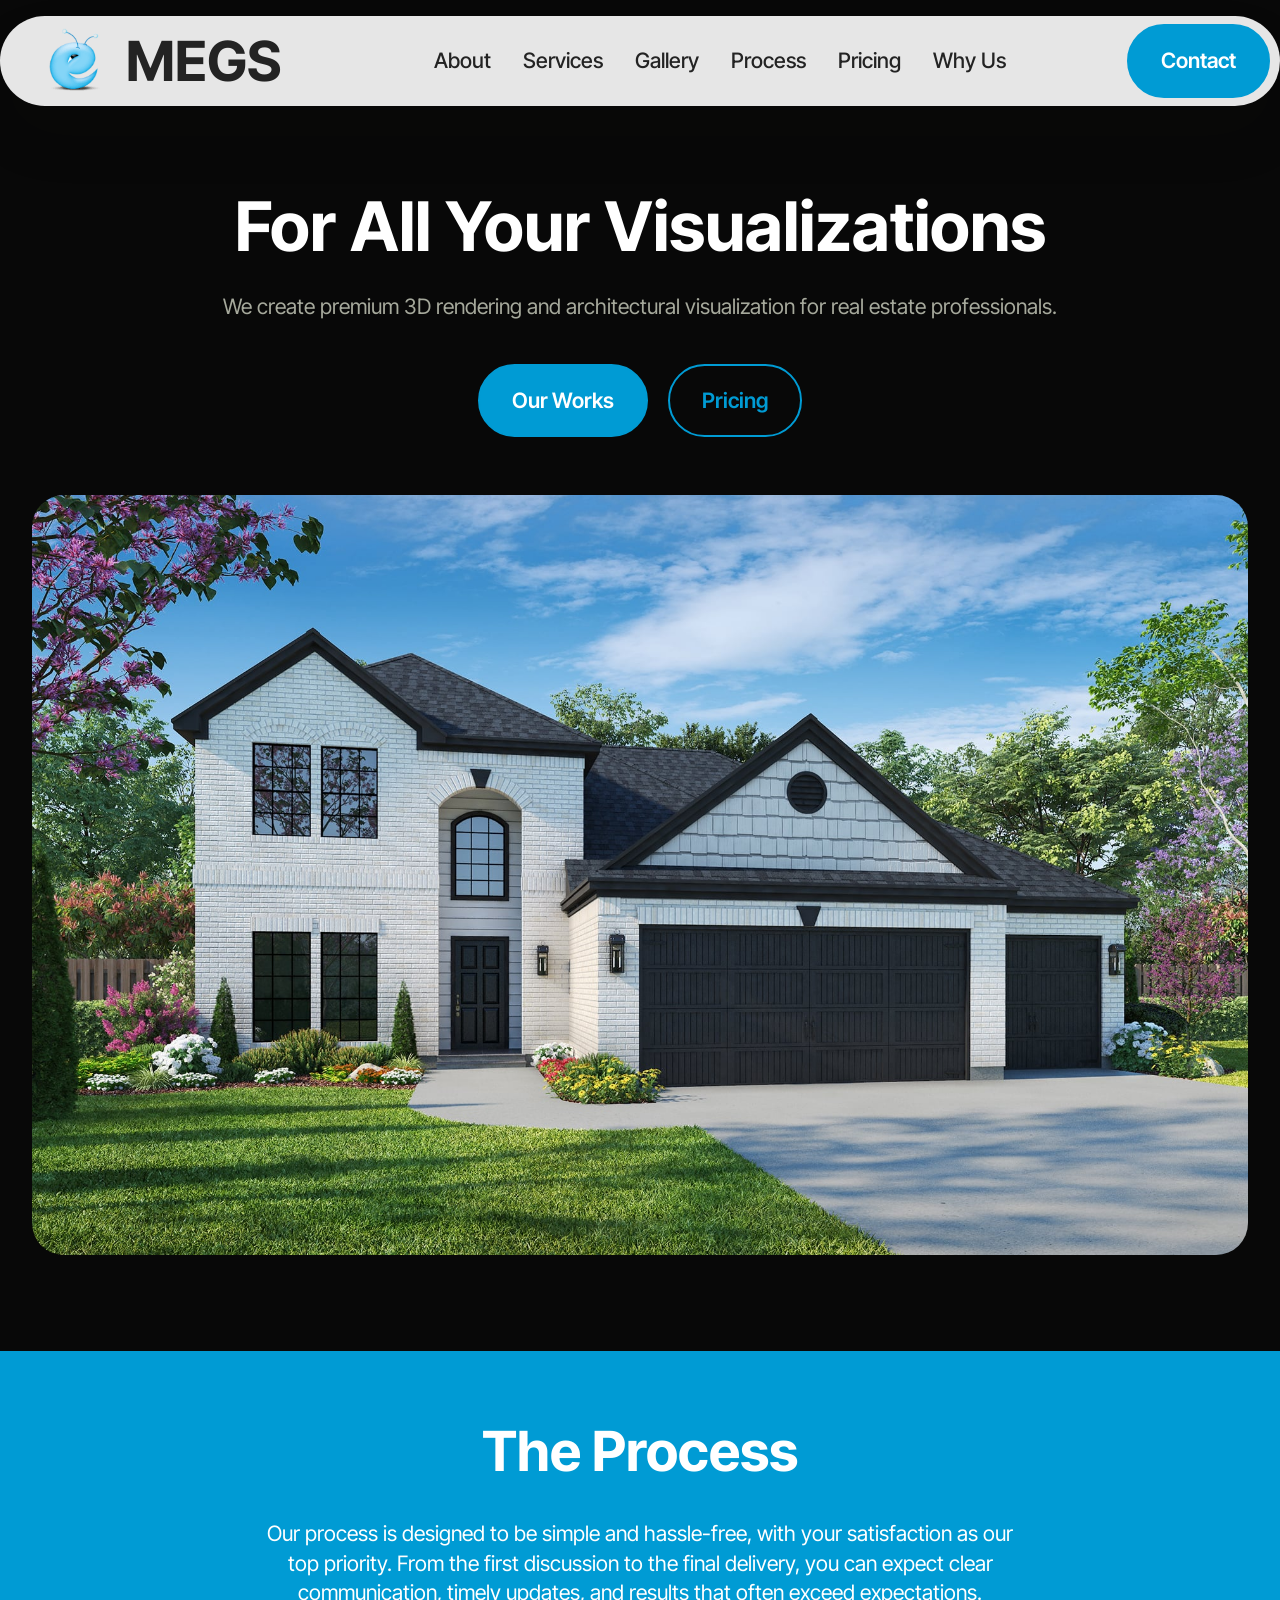
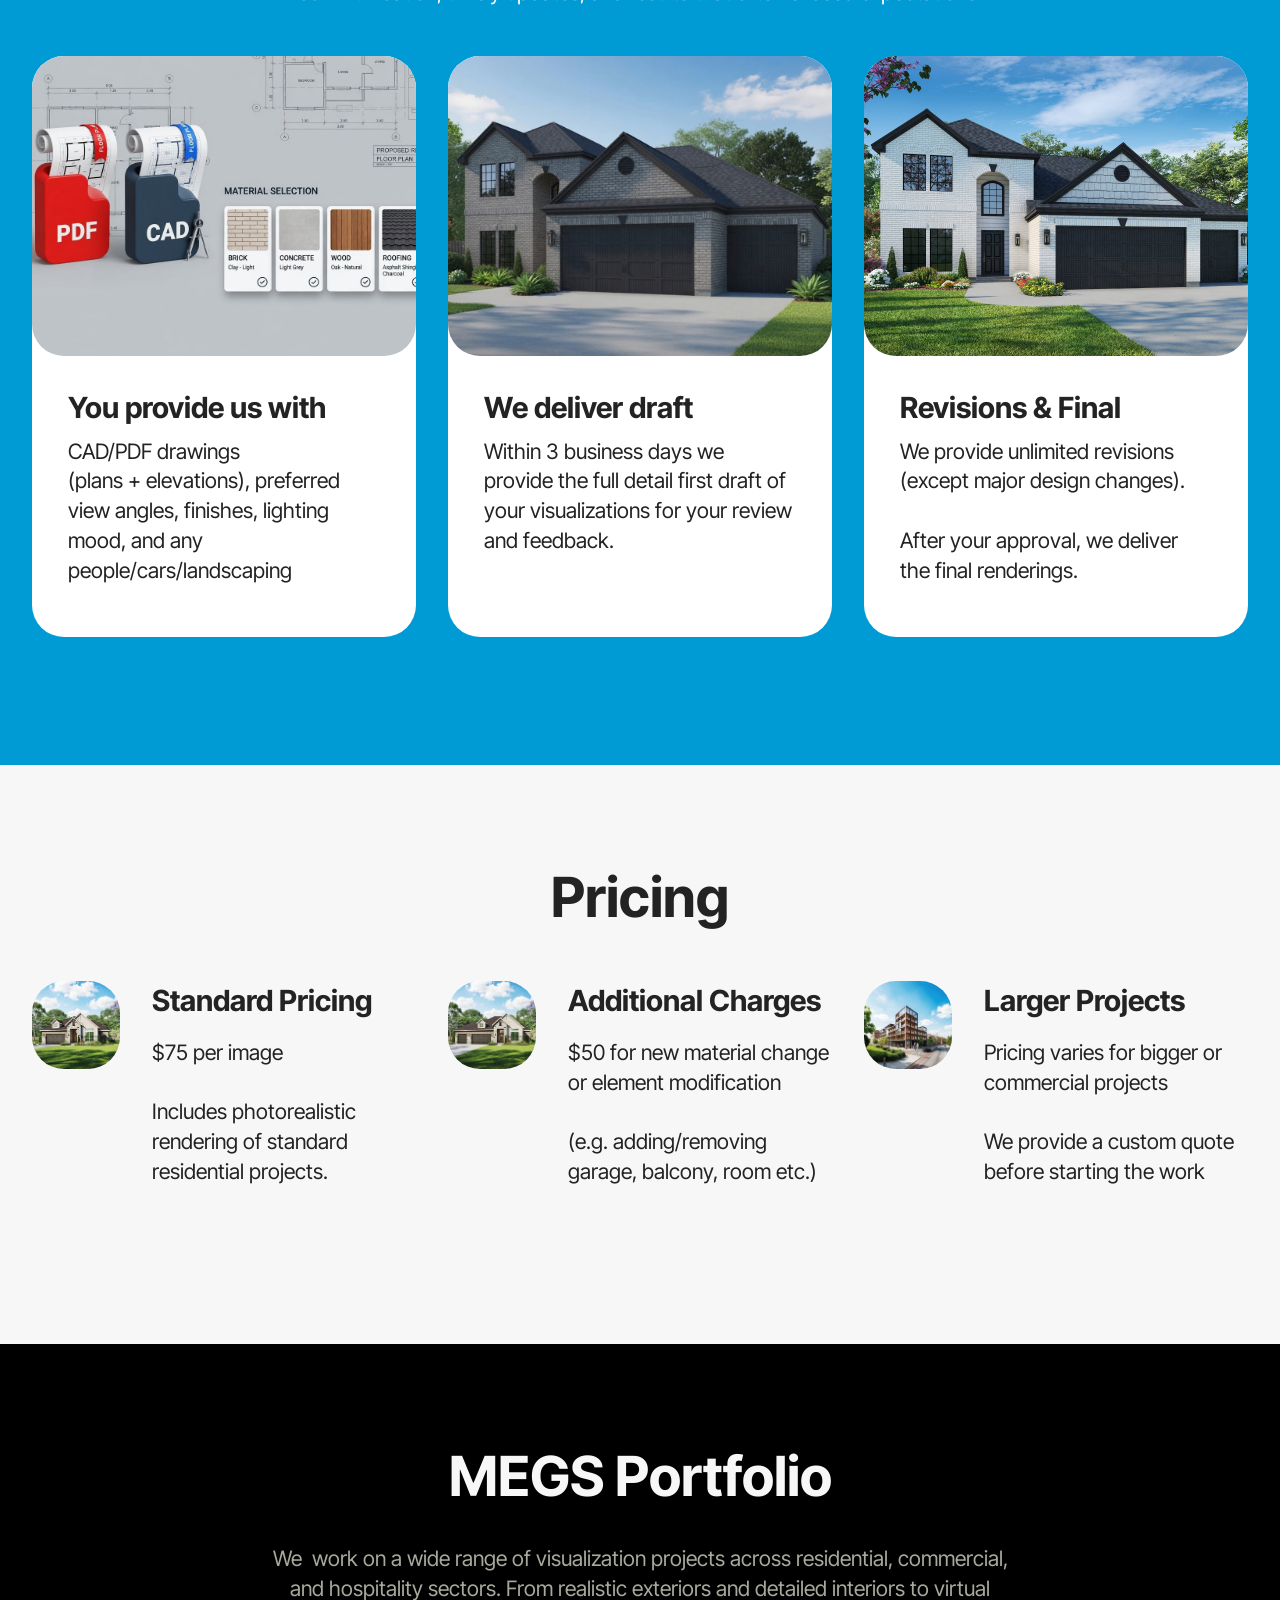
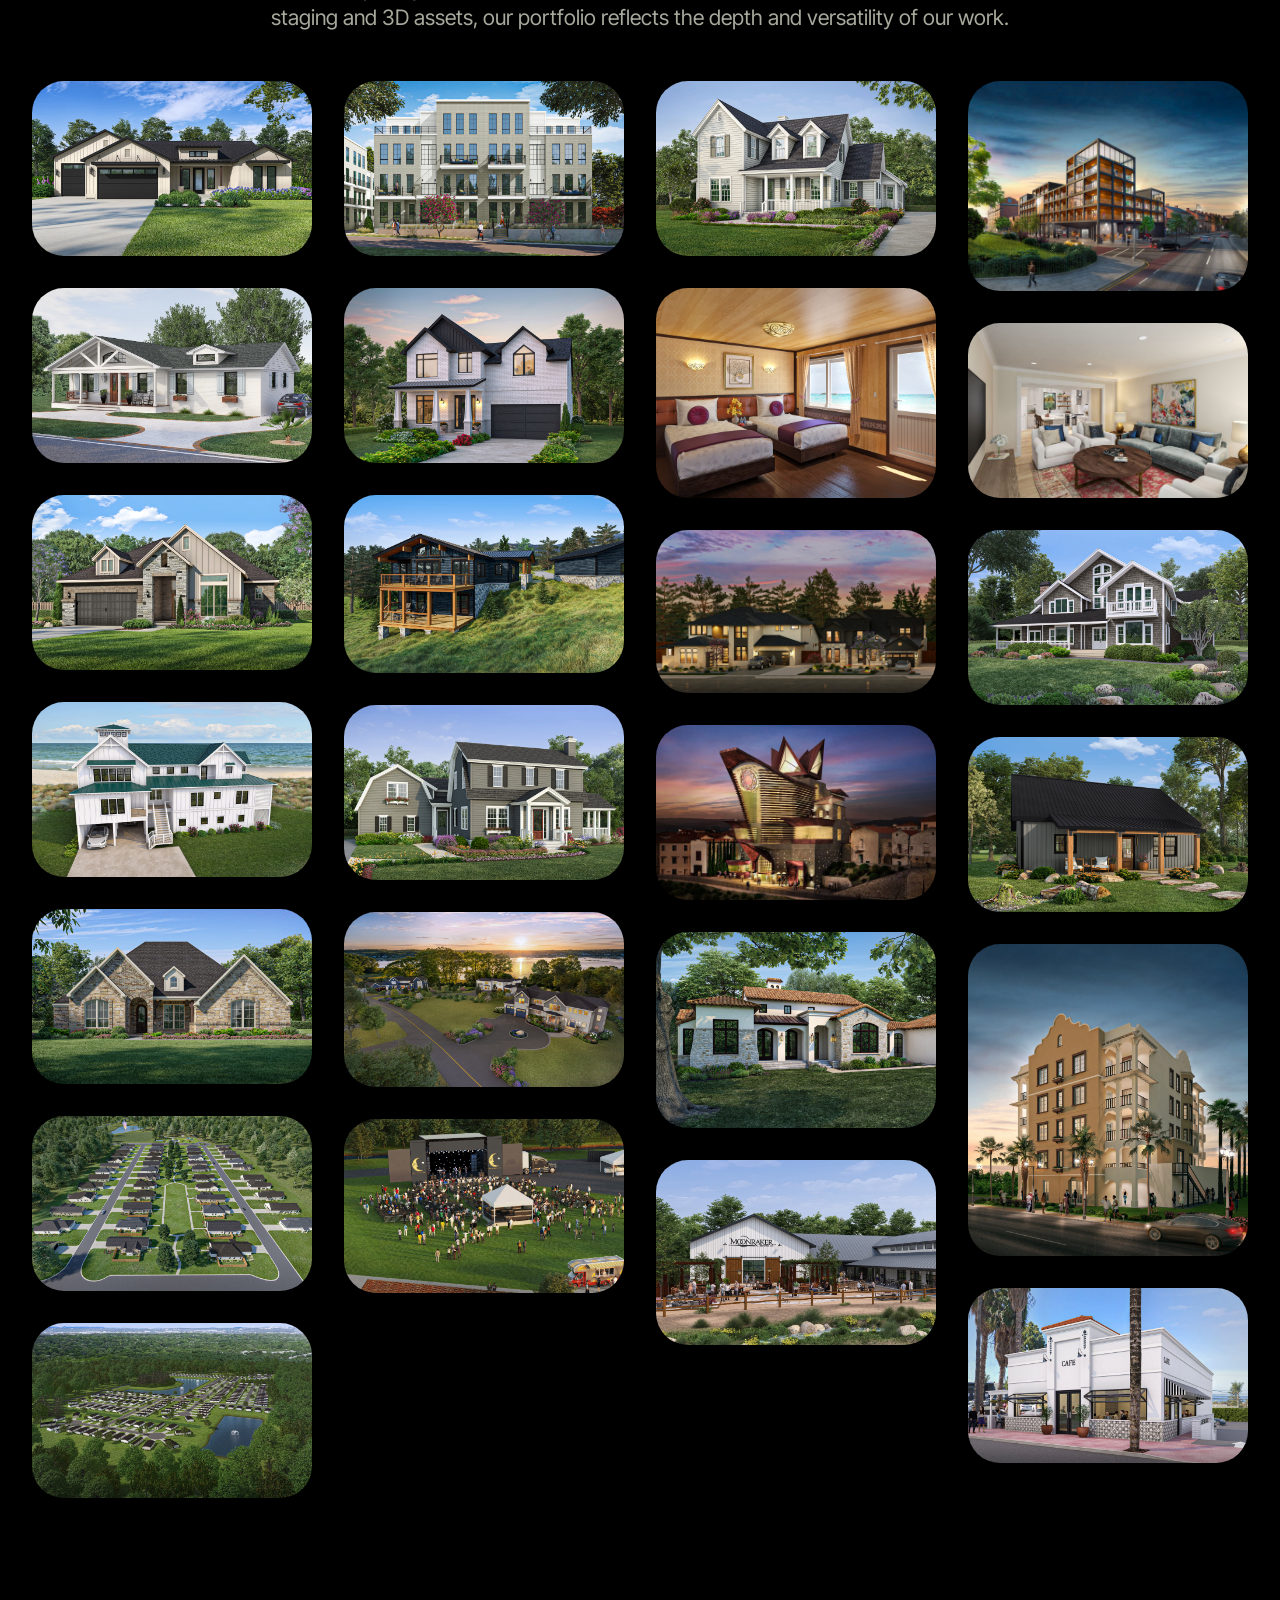
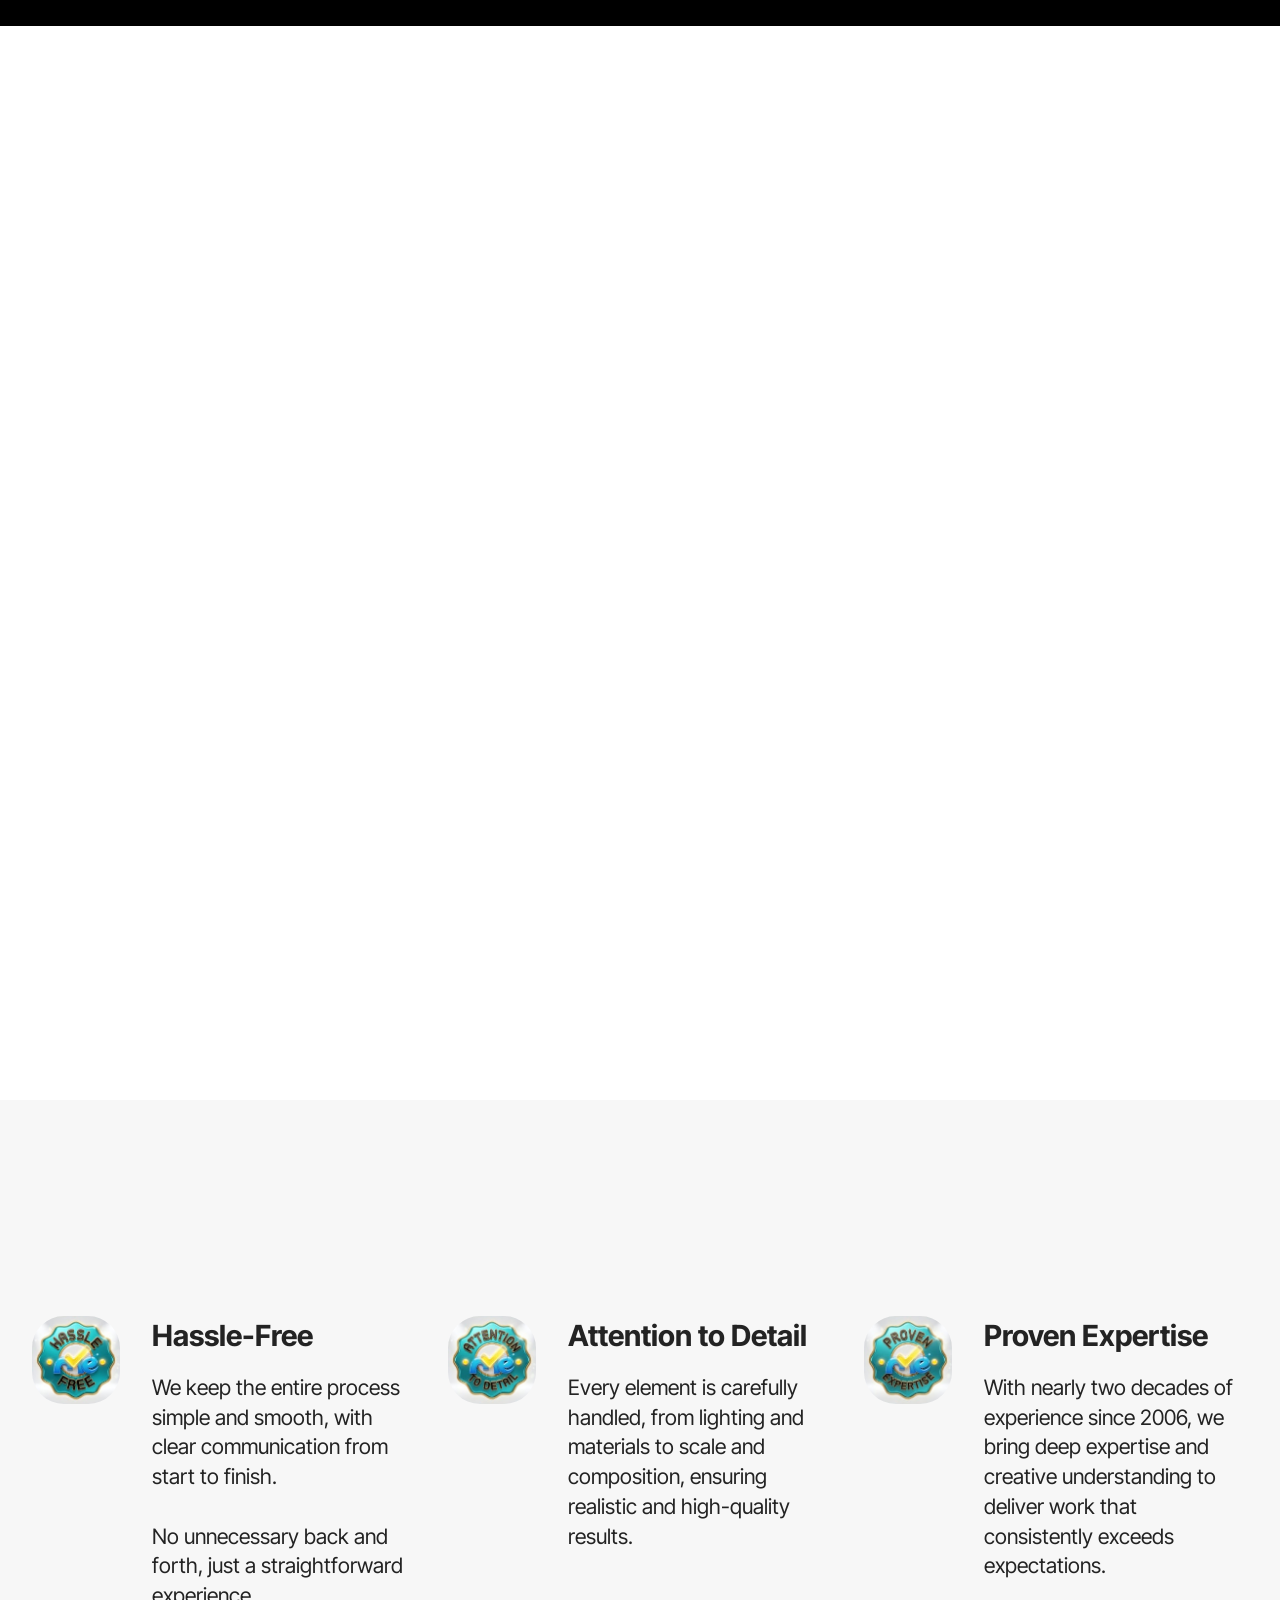
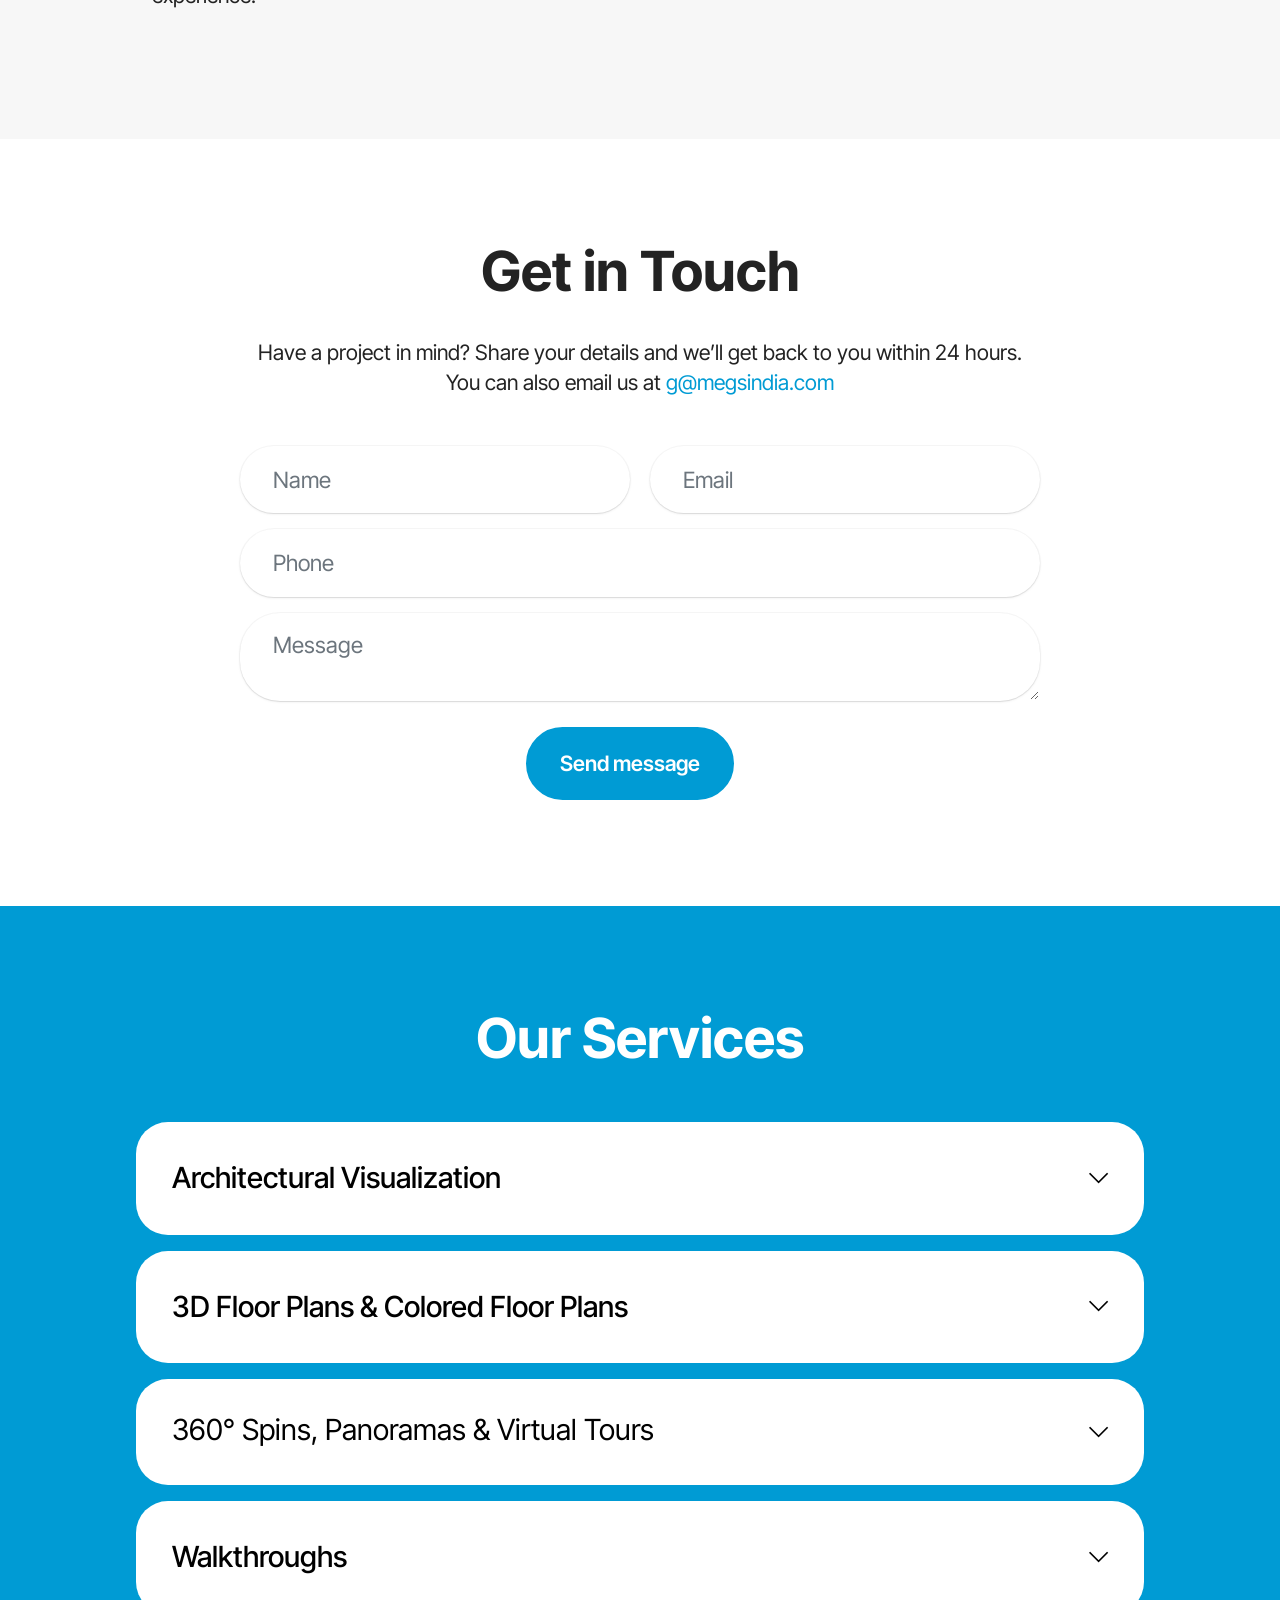
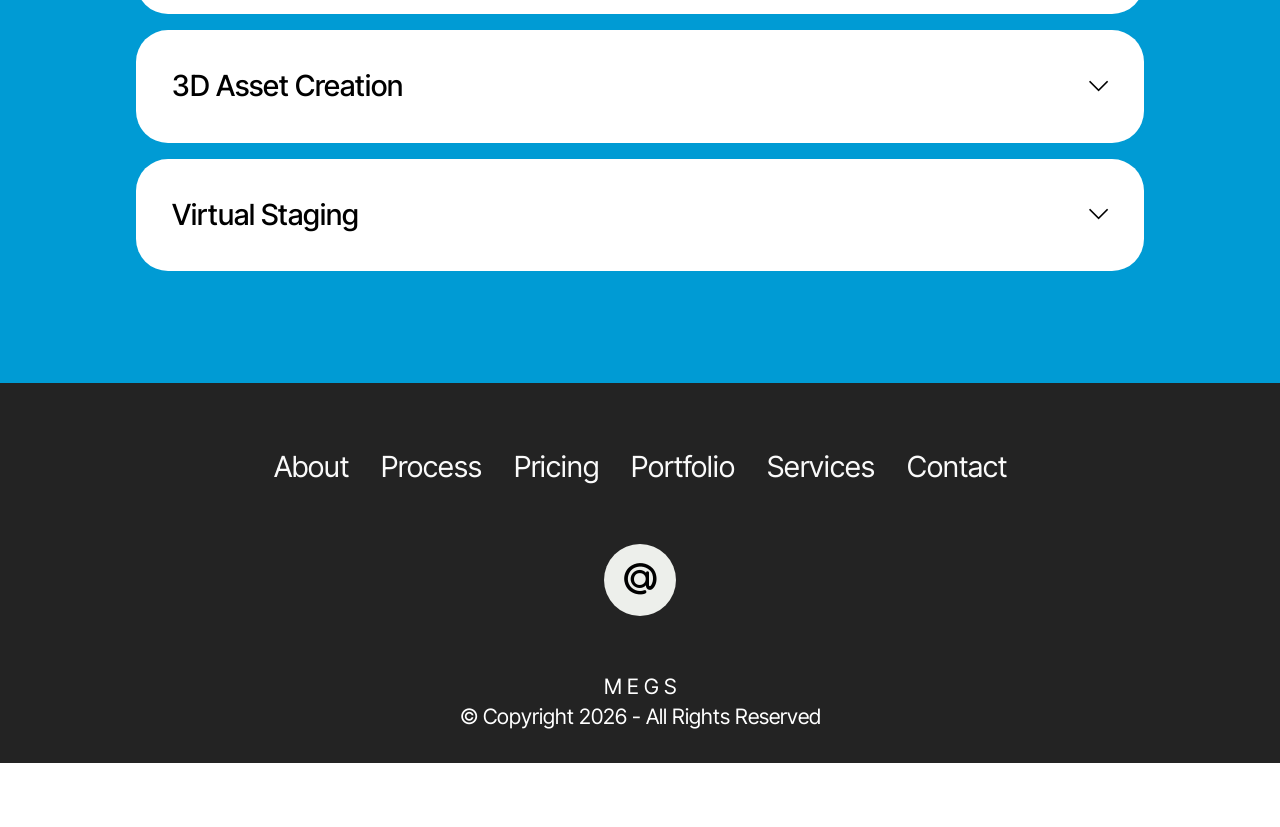
<file: index.html>
<!DOCTYPE html>
<html  >
<head>
  <!-- Site made with Mobirise Website Builder v6.1.12, https://mobirise.com -->
  <meta charset="UTF-8">
  <meta http-equiv="X-UA-Compatible" content="IE=edge">
  <meta name="generator" content="Mobirise v6.1.12, mobirise.com">
  <meta name="viewport" content="width=device-width, initial-scale=1, minimum-scale=1">
  <link rel="shortcut icon" href="assets/images/megs-logo2-99x99.png" type="image/x-icon">
  <meta name="description" content="MEGS - Arch Viz Experts. Delivering professional 3D rendering and architectural visualization for real estate projects worldwide, since 2006.">
  
  
  <title>MEGS Architectural Visualization</title>
  <link rel="stylesheet" href="assets/web/assets/mobirise-icons2/mobirise2.css">
  <link rel="stylesheet" href="assets/bootstrap/css/bootstrap.min.css">
  <link rel="stylesheet" href="assets/animatecss/animate.css">
  <link rel="stylesheet" href="assets/dropdown/css/style.css">
  <link rel="stylesheet" href="assets/socicon/css/styles.css">
  <link rel="stylesheet" href="assets/theme/css/style.css">
  <link rel="stylesheet" href="assets/gallery/style.css">
  <link rel="preload" href="https://fonts.googleapis.com/css?family=Inter+Tight:100,200,300,400,500,600,700,800,900,100i,200i,300i,400i,500i,600i,700i,800i,900i&display=swap" as="style" onload="this.onload=null;this.rel='stylesheet'">
  <noscript><link rel="stylesheet" href="https://fonts.googleapis.com/css?family=Inter+Tight:100,200,300,400,500,600,700,800,900,100i,200i,300i,400i,500i,600i,700i,800i,900i&display=swap"></noscript>
  <link rel="preload" as="style" href="assets/mobirise/css/mbr-additional.css?v=gTqiN4"><link rel="stylesheet" href="assets/mobirise/css/mbr-additional.css?v=gTqiN4" type="text/css">

  
  
  
</head>
<body>

<!-- Analytics -->
<!-- Google tag (gtag.js) -->
<script async src="https://www.googletagmanager.com/gtag/js?id=G-RDWKVLNTG0"></script>
<script>
  window.dataLayer = window.dataLayer || [];
  function gtag(){dataLayer.push(arguments);}
  gtag('js', new Date());

  gtag('config', 'G-RDWKVLNTG0');
</script><!-- Google tag (gtag.js) -->
<script async src="https://www.googletagmanager.com/gtag/js?id=G-RDWKVLNTG0"></script>
<script>
  window.dataLayer = window.dataLayer || [];
  function gtag(){dataLayer.push(arguments);}
  gtag('js', new Date());

  gtag('config', 'G-RDWKVLNTG0');
</script>
<!-- /Analytics -->


  
  <section data-bs-version="5.1" class="menu menu2 cid-tJS6tZXiPa" once="menu" id="menu02-0">
	

	<nav class="navbar navbar-dropdown navbar-fixed-top navbar-expand-lg">
		<div class="container">
			<div class="navbar-brand">
				<span class="navbar-logo">
					<a href="http://megsindia.com">
						<img src="assets/images/megs-logo2-99x99.png" alt="MEGS Architectural Visualization" style="height: 4.3rem;">
					</a>
				</span>
				<span class="navbar-caption-wrap"><a class="navbar-caption text-black display-2" href="index.html#header05-1">MEGS</a></span>
			</div>
			<button class="navbar-toggler" type="button" data-toggle="collapse" data-bs-toggle="collapse" data-target="#navbarSupportedContent" data-bs-target="#navbarSupportedContent" aria-controls="navbarNavAltMarkup" aria-expanded="false" aria-label="Toggle navigation">
				<div class="hamburger">
					<span></span>
					<span></span>
					<span></span>
					<span></span>
				</div>
			</button>
			<div class="collapse navbar-collapse" id="navbarSupportedContent">
				<ul class="navbar-nav nav-dropdown" data-app-modern-menu="true"><li class="nav-item">
						<a class="nav-link link text-black text-primary display-4" href="index.html#header01-7">About</a>
					</li>
					<li class="nav-item">
						<a class="nav-link link text-black text-primary display-4" href="index.html#list01-1k" aria-expanded="false">Services</a>
					</li>
					<li class="nav-item"><a class="nav-link link text-black text-primary display-4" href="index.html#gallery02-v">Gallery</a></li><li class="nav-item"><a class="nav-link link text-black text-primary display-4" href="index.html#features04-w">Process</a></li><li class="nav-item"><a class="nav-link link text-black text-primary display-4" href="index.html#features015-m">Pricing</a></li><li class="nav-item">
						<a class="nav-link link text-black text-primary display-4" href="index.html#features015-1i">Why Us</a>
					</li></ul>
				
				<div class="navbar-buttons mbr-section-btn"><a class="btn btn-primary display-4" href="index.html#form02-6">Contact</a></div>
			</div>
		</div>
	</nav>
</section>

<section data-bs-version="5.1" class="header5 cid-tJS6uM4N87" id="header05-1">
	

	
	
	
	<div class="align-center container">
		<div class="row justify-content-center">
			<div class="col-md-12 col-lg-9">
				<h1 class="mbr-section-title mbr-fonts-style mb-4 display-1"><p><strong>For All Your Visualizations</strong></p></h1>
				<p class="mbr-text mbr-fonts-style mb-4 display-7">We create premium 3D rendering and architectural visualization for real estate professionals.</p>
				<div class="mbr-section-btn mt-3"><a class="btn btn-primary display-7" href="index.html#gallery02-v">Our Works</a> <a class="btn btn-primary-outline display-7" href="index.html#features015-m">Pricing<br></a></div>
			</div>
		</div>
		<div class="row mt-5 justify-content-center">
			<div class="col-12 col-lg-12">
				<img src="assets/images/stonewall-a3-white-1920x1200.webp" alt="Megs Architectual Visualization" title="">
			</div>
		</div>
	</div>
</section>

<section data-bs-version="5.1" class="features4 cid-tMlEXTHLbS" id="features04-w">
	
	
	<div class="container">
		<div class="row justify-content-center">
			<div class="col-12 content-head">
				<div class="mbr-section-head mb-5">
					<h4 class="mbr-section-title mbr-fonts-style align-center mb-0 display-2"><strong>The Process</strong></h4>
					<h5 class="mbr-section-subtitle mbr-fonts-style align-center mb-0 mt-4 display-7">Our process is designed to be simple and hassle-free, with your satisfaction as our top priority. From the first discussion to the final delivery, you can expect clear communication, timely updates, and results that often exceed expectations.</h5>
					
				</div>
			</div>
		</div>
		<div class="row">
			
			<div class="item features-image col-12 col-md-6 col-lg-4 active">
				<div class="item-wrapper">
					<div class="item-img">
						<img src="assets/images/input-1152x768.webp" alt="Architectural Visualization" data-slide-to="0" data-bs-slide-to="0">
					</div>
					<div class="item-content">
						<h5 class="item-title mbr-fonts-style display-5">
							<strong>You provide us with</strong></h5>
						
						<p class="mbr-text mbr-fonts-style display-7">CAD/PDF drawings <br>(plans + elevations),&nbsp;preferred view angles, finishes, lighting mood, and any people/cars/landscaping</p>
						
					</div>

				</div>
			</div>
			<div class="item features-image col-12 col-md-6 col-lg-4">
				<div class="item-wrapper">
					<div class="item-img">
						<img src="assets/images/draft-1152x768.webp" alt="MEGS - Arch Viz Experts. Delivering professional 3D rendering and architectural visualization for real estate projects worldwide, since 2006." data-slide-to="1" data-bs-slide-to="1">
					</div>
					<div class="item-content">
						<h5 class="item-title mbr-fonts-style display-5">
							<strong>We deliver draft</strong></h5>
						
						<p class="mbr-text mbr-fonts-style display-7">
							Within 3 business days we provide the full detail first draft of your visualizations for your review and feedback.<br></p>
						
					</div>
				</div>
			</div><div class="item features-image col-12 col-md-6 col-lg-4">
				<div class="item-wrapper">
					<div class="item-img">
						<img src="assets/images/stonewall-a3-white-1920x1200.webp" alt="MEGS - Arch Viz Experts. Delivering professional 3D rendering and architectural visualization for real estate projects worldwide, since 2006." data-slide-to="2" data-bs-slide-to="2">
					</div>
					<div class="item-content">
						<h5 class="item-title mbr-fonts-style display-5">
							<strong>Revisions &amp; Final</strong></h5>
						
						<p class="mbr-text mbr-fonts-style display-7">We provide unlimited revisions (except major design changes).<br><br>After your approval, we deliver the final renderings.<br>
						</p>
						
					</div>
				</div>
			</div>
		</div>
	</div>
</section>

<section data-bs-version="5.1" class="features15 cid-tLek7gQhG7" id="features015-m">
	

	
	
	<div class="container">
		<div class="mbr-section-head mb-5">
			<h4 class="mbr-section-title mbr-fonts-style align-center mb-0 display-2">
			  <strong>Pricing</strong></h4>
			
		  </div>
		<div class="row justify-content-center">
			<div class="item features-without-image col-12 col-lg-4">
				<div class="item-wrapper">
					<div class="img-wrapper">
						<img src="assets/images/price20n-179x179.webp" alt="Standard Pricing">
					</div>
					<div class="card-box">
						<h4 class="card-title mbr-fonts-style mb-3 display-5"><strong>Standard Pricing</strong></h4>
						<h5 class="card-text mbr-fonts-style display-7">$75 per image<br><br><div>Includes photorealistic rendering of standard residential projects.</div></h5>
					</div>
				</div>
			</div>
			<div class="item features-without-image col-12 col-lg-4">
				<div class="item-wrapper">
					<div class="img-wrapper">
						<img src="assets/images/prince20m-179x179.webp" alt="Price for Modification">
					</div>
					<div class="card-box">
						<h4 class="card-title mbr-fonts-style mb-3 display-5"><strong>Additional Charges</strong></h4>
						<h5 class="card-text mbr-fonts-style display-7">$50 for new material change or element modification <br><br>(e.g. adding/removing garage, balcony, room etc.)<br><br></h5>
					</div>
				</div>
			</div>
			<div class="item features-without-image col-12 col-lg-4">
				<div class="item-wrapper">
					<div class="img-wrapper">
						<img src="assets/images/price20b-179x179.webp" alt="Pricing Custom">
					</div>
					<div class="card-box">
						<h4 class="card-title mbr-fonts-style mb-3 display-5"><strong>Larger Projects</strong></h4>
						<h5 class="card-text mbr-fonts-style display-7">Pricing varies for bigger or commercial projects<br><br><div>We provide a custom quote before starting the work</div></h5>
					</div>
				</div>
			</div>
		</div>
	</div>
</section>

<section data-bs-version="5.1" class="gallery1 mbr-gallery cid-tMlDYtQ5fF" id="gallery02-v">
    

    
    

    <div class="container-fluid">
        <div class="row justify-content-center">
            <div class="col-12 content-head">
                <div class="mbr-section-head mb-5">
                    <h3 class="mbr-section-title mbr-fonts-style align-center m-0 display-2"><strong>MEGS Portfolio</strong></h3>
                    <h4 class="mbr-section-subtitle mbr-fonts-style align-center mb-0 mt-4 display-7">We&nbsp; work on a wide range of visualization projects across residential, commercial, and hospitality sectors. From realistic exteriors and detailed interiors to virtual staging and 3D assets, our portfolio reflects the depth and versatility of our work.</h4>
                </div>
            </div>
        </div>
        <div class="row mbr-gallery mbr-masonry" data-masonry="{&quot;percentPosition&quot;: true }">
            <div class="col-12 col-md-6 col-lg-3 item gallery-image active">
                <div class="item-wrapper" data-toggle="modal" data-bs-toggle="modal" data-target="#vpb6usCpt6-modal" data-bs-target="#vpb6usCpt6-modal">
                    <img class="w-100" src="assets/images/house10-1920x1200.webp" alt="Architectural Visualization" data-slide-to="0" data-bs-slide-to="0" data-target="#lb-vpb6usCpt6" data-bs-target="#lb-vpb6usCpt6">
                    <div class="icon-wrapper">
                        <span class="mobi-mbri mobi-mbri-search mbr-iconfont mbr-iconfont-btn"></span>
                    </div>
                </div>
                
            </div><div class="col-12 col-md-6 col-lg-3 item gallery-image">
                <div class="item-wrapper" data-toggle="modal" data-bs-toggle="modal" data-target="#vpb6usCpt6-modal" data-bs-target="#vpb6usCpt6-modal">
                    <img class="w-100" src="assets/images/apart2-1920x1200.webp" alt="Architectural Visualization" data-slide-to="1" data-bs-slide-to="1" data-target="#lb-vpb6usCpt6" data-bs-target="#lb-vpb6usCpt6">
                    <div class="icon-wrapper">
                        <span class="mobi-mbri mobi-mbri-search mbr-iconfont mbr-iconfont-btn"></span>
                    </div>
                </div>
                
            </div><div class="col-12 col-md-6 col-lg-3 item gallery-image">
                <div class="item-wrapper" data-toggle="modal" data-bs-toggle="modal" data-target="#vpb6usCpt6-modal" data-bs-target="#vpb6usCpt6-modal">
                    <img class="w-100" src="assets/images/colonial-1920x1200.webp" alt="Architectural Visualization" data-slide-to="2" data-bs-slide-to="2" data-target="#lb-vpb6usCpt6" data-bs-target="#lb-vpb6usCpt6">
                    <div class="icon-wrapper">
                        <span class="mobi-mbri mobi-mbri-search mbr-iconfont mbr-iconfont-btn"></span>
                    </div>
                </div>
                
            </div><div class="col-12 col-md-6 col-lg-3 item gallery-image">
                <div class="item-wrapper" data-toggle="modal" data-bs-toggle="modal" data-target="#vpb6usCpt6-modal" data-bs-target="#vpb6usCpt6-modal">
                    <img class="w-100" src="assets/images/student-1200x900.webp" alt="Architectural Visualization" data-slide-to="3" data-bs-slide-to="3" data-target="#lb-vpb6usCpt6" data-bs-target="#lb-vpb6usCpt6">
                    <div class="icon-wrapper">
                        <span class="mobi-mbri mobi-mbri-search mbr-iconfont mbr-iconfont-btn"></span>
                    </div>
                </div>
                
            </div><div class="col-12 col-md-6 col-lg-3 item gallery-image">
                <div class="item-wrapper" data-toggle="modal" data-bs-toggle="modal" data-target="#vpb6usCpt6-modal" data-bs-target="#vpb6usCpt6-modal">
                    <img class="w-100" src="assets/images/mccant-1920x1198.webp" alt="MEGS Architectural Visualization" data-slide-to="4" data-bs-slide-to="4" data-target="#lb-vpb6usCpt6" data-bs-target="#lb-vpb6usCpt6">
                    <div class="icon-wrapper">
                        <span class="mobi-mbri mobi-mbri-search mbr-iconfont mbr-iconfont-btn"></span>
                    </div>
                </div>
                
            </div><div class="col-12 col-md-6 col-lg-3 item gallery-image">
                <div class="item-wrapper" data-toggle="modal" data-bs-toggle="modal" data-target="#vpb6usCpt6-modal" data-bs-target="#vpb6usCpt6-modal">
                    <img class="w-100" src="assets/images/kensington-1920x1200.webp" alt="MEGS Architectural Visualization" data-slide-to="5" data-bs-slide-to="5" data-target="#lb-vpb6usCpt6" data-bs-target="#lb-vpb6usCpt6">
                    <div class="icon-wrapper">
                        <span class="mobi-mbri mobi-mbri-search mbr-iconfont mbr-iconfont-btn"></span>
                    </div>
                </div>
                
            </div><div class="col-12 col-md-6 col-lg-3 item gallery-image">
                <div class="item-wrapper" data-toggle="modal" data-bs-toggle="modal" data-target="#vpb6usCpt6-modal" data-bs-target="#vpb6usCpt6-modal">
                    <img class="w-100" src="assets/images/luxury20room-1600x1200.webp" alt="MEGS Architectural Visualization" data-slide-to="6" data-bs-slide-to="6" data-target="#lb-vpb6usCpt6" data-bs-target="#lb-vpb6usCpt6">
                    <div class="icon-wrapper">
                        <span class="mobi-mbri mobi-mbri-search mbr-iconfont mbr-iconfont-btn"></span>
                    </div>
                </div>
                
            </div><div class="col-12 col-md-6 col-lg-3 item gallery-image">
                <div class="item-wrapper" data-toggle="modal" data-bs-toggle="modal" data-target="#vpb6usCpt6-modal" data-bs-target="#vpb6usCpt6-modal">
                    <img class="w-100" src="assets/images/interior2010-1200x750.webp" alt="MEGS Architectural Visualization" data-slide-to="7" data-bs-slide-to="7" data-target="#lb-vpb6usCpt6" data-bs-target="#lb-vpb6usCpt6">
                    <div class="icon-wrapper">
                        <span class="mobi-mbri mobi-mbri-search mbr-iconfont mbr-iconfont-btn"></span>
                    </div>
                </div>
                
            </div><div class="col-12 col-md-6 col-lg-3 item gallery-image">
                <div class="item-wrapper" data-toggle="modal" data-bs-toggle="modal" data-target="#vpb6usCpt6-modal" data-bs-target="#vpb6usCpt6-modal">
                    <img class="w-100" src="assets/images/coleman-1920x1200.webp" alt="MEGS Architectural Visualization" data-slide-to="8" data-bs-slide-to="8" data-target="#lb-vpb6usCpt6" data-bs-target="#lb-vpb6usCpt6">
                    <div class="icon-wrapper">
                        <span class="mobi-mbri mobi-mbri-search mbr-iconfont mbr-iconfont-btn"></span>
                    </div>
                </div>
                
            </div><div class="col-12 col-md-6 col-lg-3 item gallery-image">
                <div class="item-wrapper" data-toggle="modal" data-bs-toggle="modal" data-target="#vpb6usCpt6-modal" data-bs-target="#vpb6usCpt6-modal">
                    <img class="w-100" src="assets/images/red20mountain-1920x1217.webp" alt="MEGS Architectural Visualization" data-slide-to="9" data-bs-slide-to="9" data-target="#lb-vpb6usCpt6" data-bs-target="#lb-vpb6usCpt6">
                    <div class="icon-wrapper">
                        <span class="mobi-mbri mobi-mbri-search mbr-iconfont mbr-iconfont-btn"></span>
                    </div>
                </div>
                
            </div><div class="col-12 col-md-6 col-lg-3 item gallery-image">
                <div class="item-wrapper" data-toggle="modal" data-bs-toggle="modal" data-target="#vpb6usCpt6-modal" data-bs-target="#vpb6usCpt6-modal">
                    <img class="w-100" src="assets/images/street20view202-2494x1448.webp" alt="MEGS Architectural Visualization" data-slide-to="10" data-bs-slide-to="10" data-target="#lb-vpb6usCpt6" data-bs-target="#lb-vpb6usCpt6">
                    <div class="icon-wrapper">
                        <span class="mobi-mbri mobi-mbri-search mbr-iconfont mbr-iconfont-btn"></span>
                    </div>
                </div>
                
            </div><div class="col-12 col-md-6 col-lg-3 item gallery-image">
                <div class="item-wrapper" data-toggle="modal" data-bs-toggle="modal" data-target="#vpb6usCpt6-modal" data-bs-target="#vpb6usCpt6-modal">
                    <img class="w-100" src="assets/images/themelis-1920x1200.webp" alt="MEGS Architectural Visualization" data-slide-to="11" data-bs-slide-to="11" data-target="#lb-vpb6usCpt6" data-bs-target="#lb-vpb6usCpt6">
                    <div class="icon-wrapper">
                        <span class="mobi-mbri mobi-mbri-search mbr-iconfont mbr-iconfont-btn"></span>
                    </div>
                </div>
                
            </div><div class="col-12 col-md-6 col-lg-3 item gallery-image">
                <div class="item-wrapper" data-toggle="modal" data-bs-toggle="modal" data-target="#vpb6usCpt6-modal" data-bs-target="#vpb6usCpt6-modal">
                    <img class="w-100" src="assets/images/mofield-1920x1200.webp" alt="MEGS Architectural Visualization" data-slide-to="12" data-bs-slide-to="12" data-target="#lb-vpb6usCpt6" data-bs-target="#lb-vpb6usCpt6">
                    <div class="icon-wrapper">
                        <span class="mobi-mbri mobi-mbri-search mbr-iconfont mbr-iconfont-btn"></span>
                    </div>
                </div>
                
            </div><div class="col-12 col-md-6 col-lg-3 item gallery-image">
                <div class="item-wrapper" data-toggle="modal" data-bs-toggle="modal" data-target="#vpb6usCpt6-modal" data-bs-target="#vpb6usCpt6-modal">
                    <img class="w-100" src="assets/images/clearing-1920x1200.webp" alt="MEGS Architectural Visualization" data-slide-to="13" data-bs-slide-to="13" data-target="#lb-vpb6usCpt6" data-bs-target="#lb-vpb6usCpt6">
                    <div class="icon-wrapper">
                        <span class="mobi-mbri mobi-mbri-search mbr-iconfont mbr-iconfont-btn"></span>
                    </div>
                </div>
                
            </div><div class="col-12 col-md-6 col-lg-3 item gallery-image">
                <div class="item-wrapper" data-toggle="modal" data-bs-toggle="modal" data-target="#vpb6usCpt6-modal" data-bs-target="#vpb6usCpt6-modal">
                    <img class="w-100" src="assets/images/church-1200x750.webp" alt="MEGS Architectural Visualization" data-slide-to="14" data-bs-slide-to="14" data-target="#lb-vpb6usCpt6" data-bs-target="#lb-vpb6usCpt6">
                    <div class="icon-wrapper">
                        <span class="mobi-mbri mobi-mbri-search mbr-iconfont mbr-iconfont-btn"></span>
                    </div>
                </div>
                
            </div>
            
            <div class="col-12 col-md-6 col-lg-3 item gallery-image">
                <div class="item-wrapper" data-toggle="modal" data-bs-toggle="modal" data-target="#vpb6usCpt6-modal" data-bs-target="#vpb6usCpt6-modal">
                    <img class="w-100" src="assets/images/boise-1920x1200.webp" alt="MEGS Architectural Visualization" data-slide-to="15" data-bs-slide-to="15" data-target="#lb-vpb6usCpt6" data-bs-target="#lb-vpb6usCpt6">
                    <div class="icon-wrapper">
                        <span class="mobi-mbri mobi-mbri-search mbr-iconfont mbr-iconfont-btn"></span>
                    </div>
                </div>
                
            </div>
            
            
            
            <div class="col-12 col-md-6 col-lg-3 item gallery-image">
                <div class="item-wrapper" data-toggle="modal" data-bs-toggle="modal" data-target="#vpb6usCpt6-modal" data-bs-target="#vpb6usCpt6-modal">
                    <img class="w-100" src="assets/images/mason-1920x1200.webp" alt="MEGS Architectural Visualization" data-slide-to="16" data-bs-slide-to="16" data-target="#lb-vpb6usCpt6" data-bs-target="#lb-vpb6usCpt6">
                    <div class="icon-wrapper">
                        <span class="mobi-mbri mobi-mbri-search mbr-iconfont mbr-iconfont-btn"></span>
                    </div>
                </div>
                
            </div><div class="col-12 col-md-6 col-lg-3 item gallery-image">
                <div class="item-wrapper" data-toggle="modal" data-bs-toggle="modal" data-target="#vpb6usCpt6-modal" data-bs-target="#vpb6usCpt6-modal">
                    <img class="w-100" src="assets/images/rivermarsh-1920x1200.webp" alt="MEGS Architectural Visualization" data-slide-to="17" data-bs-slide-to="17" data-target="#lb-vpb6usCpt6" data-bs-target="#lb-vpb6usCpt6">
                    <div class="icon-wrapper">
                        <span class="mobi-mbri mobi-mbri-search mbr-iconfont mbr-iconfont-btn"></span>
                    </div>
                </div>
                
            </div><div class="col-12 col-md-6 col-lg-3 item gallery-image">
                <div class="item-wrapper" data-toggle="modal" data-bs-toggle="modal" data-target="#vpb6usCpt6-modal" data-bs-target="#vpb6usCpt6-modal">
                    <img class="w-100" src="assets/images/mann-1920x1344.webp" alt="MEGS Architectural Visualization" data-slide-to="18" data-bs-slide-to="18" data-target="#lb-vpb6usCpt6" data-bs-target="#lb-vpb6usCpt6">
                    <div class="icon-wrapper">
                        <span class="mobi-mbri mobi-mbri-search mbr-iconfont mbr-iconfont-btn"></span>
                    </div>
                </div>
                
            </div><div class="col-12 col-md-6 col-lg-3 item gallery-image">
                <div class="item-wrapper" data-toggle="modal" data-bs-toggle="modal" data-target="#vpb6usCpt6-modal" data-bs-target="#vpb6usCpt6-modal">
                    <img class="w-100" src="assets/images/dusk-1818x2027.webp" alt="MEGS Architectural Visualization" data-slide-to="19" data-bs-slide-to="19" data-target="#lb-vpb6usCpt6" data-bs-target="#lb-vpb6usCpt6">
                    <div class="icon-wrapper">
                        <span class="mobi-mbri mobi-mbri-search mbr-iconfont mbr-iconfont-btn"></span>
                    </div>
                </div>
                
            </div><div class="col-12 col-md-6 col-lg-3 item gallery-image">
                <div class="item-wrapper" data-toggle="modal" data-bs-toggle="modal" data-target="#vpb6usCpt6-modal" data-bs-target="#vpb6usCpt6-modal">
                    <img class="w-100" src="assets/images/lee-1920x1200.webp" alt="MEGS Architectural Visualization" data-slide-to="20" data-bs-slide-to="20" data-target="#lb-vpb6usCpt6" data-bs-target="#lb-vpb6usCpt6">
                    <div class="icon-wrapper">
                        <span class="mobi-mbri mobi-mbri-search mbr-iconfont mbr-iconfont-btn"></span>
                    </div>
                </div>
                
            </div><div class="col-12 col-md-6 col-lg-3 item gallery-image">
                <div class="item-wrapper" data-toggle="modal" data-bs-toggle="modal" data-target="#vpb6usCpt6-modal" data-bs-target="#vpb6usCpt6-modal">
                    <img class="w-100" src="assets/images/point-2033x1269.webp" alt="MEGS Architectural Visualization" data-slide-to="21" data-bs-slide-to="21" data-target="#lb-vpb6usCpt6" data-bs-target="#lb-vpb6usCpt6">
                    <div class="icon-wrapper">
                        <span class="mobi-mbri mobi-mbri-search mbr-iconfont mbr-iconfont-btn"></span>
                    </div>
                </div>
                
            </div><div class="col-12 col-md-6 col-lg-3 item gallery-image">
                <div class="item-wrapper" data-toggle="modal" data-bs-toggle="modal" data-target="#vpb6usCpt6-modal" data-bs-target="#vpb6usCpt6-modal">
                    <img class="w-100" src="assets/images/brewing-1920x1273.webp" alt="MEGS Architectural Visualization" data-slide-to="22" data-bs-slide-to="22" data-target="#lb-vpb6usCpt6" data-bs-target="#lb-vpb6usCpt6">
                    <div class="icon-wrapper">
                        <span class="mobi-mbri mobi-mbri-search mbr-iconfont mbr-iconfont-btn"></span>
                    </div>
                </div>
                
            </div><div class="col-12 col-md-6 col-lg-3 item gallery-image">
                <div class="item-wrapper" data-toggle="modal" data-bs-toggle="modal" data-target="#vpb6usCpt6-modal" data-bs-target="#vpb6usCpt6-modal">
                    <img class="w-100" src="assets/images/cafe-1920x1200.webp" alt="MEGS Architectural Visualization" data-slide-to="23" data-bs-slide-to="23" data-target="#lb-vpb6usCpt6" data-bs-target="#lb-vpb6usCpt6">
                    <div class="icon-wrapper">
                        <span class="mobi-mbri mobi-mbri-search mbr-iconfont mbr-iconfont-btn"></span>
                    </div>
                </div>
                
            </div><div class="col-12 col-md-6 col-lg-3 item gallery-image">
                <div class="item-wrapper" data-toggle="modal" data-bs-toggle="modal" data-target="#vpb6usCpt6-modal" data-bs-target="#vpb6usCpt6-modal">
                    <img class="w-100" src="assets/images/cypress-1920x1200.webp" alt="MEGS Architectural Visualization" data-slide-to="24" data-bs-slide-to="24" data-target="#lb-vpb6usCpt6" data-bs-target="#lb-vpb6usCpt6">
                    <div class="icon-wrapper">
                        <span class="mobi-mbri mobi-mbri-search mbr-iconfont mbr-iconfont-btn"></span>
                    </div>
                </div>
                
            </div>
        </div>

        <div class="modal mbr-slider" tabindex="-1" role="dialog" aria-hidden="true" id="vpb6usCpt6-modal">
            <div class="modal-dialog" role="document">
                <div class="modal-content">
                    <div class="modal-body">
                        <div class="carousel slide carousel-fade" id="lb-vpb6usCpt6" data-interval="5000" data-bs-interval="5000">
                            <div class="carousel-inner">
                                <div class="carousel-item active">
                                    <img class="d-block w-100" src="assets/images/house10-1920x1200.webp" alt="MEGS Architectural Visualization">
                                </div><div class="carousel-item">
                                    <img class="d-block w-100" src="assets/images/apart2-1920x1200.webp" alt="MEGS Architectural Visualization">
                                </div><div class="carousel-item">
                                    <img class="d-block w-100" src="assets/images/colonial-1920x1200.webp" alt="MEGS Architectural Visualization">
                                </div><div class="carousel-item">
                                    <img class="d-block w-100" src="assets/images/student-1200x900.webp" alt="MEGS Architectural Visualization">
                                </div><div class="carousel-item">
                                    <img class="d-block w-100" src="assets/images/mccant-1920x1198.webp" alt="MEGS Architectural Visualization">
                                </div><div class="carousel-item">
                                    <img class="d-block w-100" src="assets/images/kensington-1920x1200.webp" alt="MEGS Architectural Visualization">
                                </div><div class="carousel-item">
                                    <img class="d-block w-100" src="assets/images/luxury20room-1600x1200.webp" alt="MEGS Architectural Visualization">
                                </div><div class="carousel-item">
                                    <img class="d-block w-100" src="assets/images/interior2010-1200x750.webp" alt="MEGS Architectural Visualization">
                                </div><div class="carousel-item">
                                    <img class="d-block w-100" src="assets/images/coleman-1920x1200.webp" alt="MEGS Architectural Visualization">
                                </div><div class="carousel-item">
                                    <img class="d-block w-100" src="assets/images/red20mountain-1920x1217.webp" alt="MEGS Architectural Visualization">
                                </div><div class="carousel-item">
                                    <img class="d-block w-100" src="assets/images/street20view202-2494x1448.webp" alt="MEGS Architectural Visualization">
                                </div><div class="carousel-item">
                                    <img class="d-block w-100" src="assets/images/themelis-1920x1200.webp" alt="MEGS Architectural Visualization">
                                </div><div class="carousel-item">
                                    <img class="d-block w-100" src="assets/images/mofield-1920x1200.webp" alt="MEGS Architectural Visualization">
                                </div><div class="carousel-item">
                                    <img class="d-block w-100" src="assets/images/clearing-1920x1200.webp" alt="MEGS Architectural Visualization">
                                </div><div class="carousel-item">
                                    <img class="d-block w-100" src="assets/images/church-1200x750.webp" alt="MEGS Architectural Visualization">
                                </div>
                                
                                <div class="carousel-item">
                                    <img class="d-block w-100" src="assets/images/boise-1920x1200.webp" alt="MEGS Architectural Visualization">
                                </div>
                                
                                
                                
                                <div class="carousel-item">
                                    <img class="d-block w-100" src="assets/images/mason-1920x1200.webp" alt="MEGS Architectural Visualization">
                                </div><div class="carousel-item">
                                    <img class="d-block w-100" src="assets/images/rivermarsh-1920x1200.webp" alt="MEGS Architectural Visualization">
                                </div><div class="carousel-item">
                                    <img class="d-block w-100" src="assets/images/mann-1920x1344.webp" alt="MEGS Architectural Visualization">
                                </div><div class="carousel-item">
                                    <img class="d-block w-100" src="assets/images/dusk-1818x2027.webp" alt="MEGS Architectural Visualization">
                                </div><div class="carousel-item">
                                    <img class="d-block w-100" src="assets/images/lee-1920x1200.webp" alt="MEGS Architectural Visualization">
                                </div><div class="carousel-item">
                                    <img class="d-block w-100" src="assets/images/point-2033x1269.webp" alt="MEGS Architectural Visualization">
                                </div><div class="carousel-item">
                                    <img class="d-block w-100" src="assets/images/brewing-1920x1273.webp" alt="MEGS Architectural Visualization">
                                </div><div class="carousel-item">
                                    <img class="d-block w-100" src="assets/images/cafe-1920x1200.webp" alt="MEGS Architectural Visualization">
                                </div><div class="carousel-item">
                                    <img class="d-block w-100" src="assets/images/cypress-1920x1200.webp" alt="MEGS Architectural Visualization">
                                </div>
                            </div>
                            <ol class="carousel-indicators">
                                <li data-slide-to="0" data-bs-slide-to="0" class="active" data-target="#lb-vpb6usCpt6" data-bs-target="#lb-vpb6usCpt6"></li><li data-slide-to="1" data-bs-slide-to="1" class="" data-target="#lb-vpb6usCpt6" data-bs-target="#lb-vpb6usCpt6"></li><li data-slide-to="2" data-bs-slide-to="2" class="" data-target="#lb-vpb6usCpt6" data-bs-target="#lb-vpb6usCpt6"></li><li data-slide-to="3" data-bs-slide-to="3" class="" data-target="#lb-vpb6usCpt6" data-bs-target="#lb-vpb6usCpt6"></li><li data-slide-to="4" data-bs-slide-to="4" class="" data-target="#lb-vpb6usCpt6" data-bs-target="#lb-vpb6usCpt6"></li><li data-slide-to="5" data-bs-slide-to="5" class="" data-target="#lb-vpb6usCpt6" data-bs-target="#lb-vpb6usCpt6"></li><li data-slide-to="6" data-bs-slide-to="6" class="" data-target="#lb-vpb6usCpt6" data-bs-target="#lb-vpb6usCpt6"></li><li data-slide-to="7" data-bs-slide-to="7" class="" data-target="#lb-vpb6usCpt6" data-bs-target="#lb-vpb6usCpt6"></li><li data-slide-to="8" data-bs-slide-to="8" class="" data-target="#lb-vpb6usCpt6" data-bs-target="#lb-vpb6usCpt6"></li><li data-slide-to="9" data-bs-slide-to="9" class="" data-target="#lb-vpb6usCpt6" data-bs-target="#lb-vpb6usCpt6"></li><li data-slide-to="10" data-bs-slide-to="10" class="" data-target="#lb-vpb6usCpt6" data-bs-target="#lb-vpb6usCpt6"></li><li data-slide-to="11" data-bs-slide-to="11" class="" data-target="#lb-vpb6usCpt6" data-bs-target="#lb-vpb6usCpt6"></li><li data-slide-to="12" data-bs-slide-to="12" class="" data-target="#lb-vpb6usCpt6" data-bs-target="#lb-vpb6usCpt6"></li><li data-slide-to="13" data-bs-slide-to="13" class="" data-target="#lb-vpb6usCpt6" data-bs-target="#lb-vpb6usCpt6"></li><li data-slide-to="14" data-bs-slide-to="14" class="" data-target="#lb-vpb6usCpt6" data-bs-target="#lb-vpb6usCpt6"></li><li data-slide-to="15" data-bs-slide-to="15" class="" data-target="#lb-vpb6usCpt6" data-bs-target="#lb-vpb6usCpt6"></li><li data-slide-to="16" data-bs-slide-to="16" class="" data-target="#lb-vpb6usCpt6" data-bs-target="#lb-vpb6usCpt6"></li><li data-slide-to="17" data-bs-slide-to="17" class="" data-target="#lb-vpb6usCpt6" data-bs-target="#lb-vpb6usCpt6"></li><li data-slide-to="18" data-bs-slide-to="18" class="" data-target="#lb-vpb6usCpt6" data-bs-target="#lb-vpb6usCpt6"></li><li data-slide-to="19" data-bs-slide-to="19" class="" data-target="#lb-vpb6usCpt6" data-bs-target="#lb-vpb6usCpt6"></li><li data-slide-to="20" data-bs-slide-to="20" class="" data-target="#lb-vpb6usCpt6" data-bs-target="#lb-vpb6usCpt6"></li><li data-slide-to="21" data-bs-slide-to="21" class="" data-target="#lb-vpb6usCpt6" data-bs-target="#lb-vpb6usCpt6"></li><li data-slide-to="22" data-bs-slide-to="22" class="" data-target="#lb-vpb6usCpt6" data-bs-target="#lb-vpb6usCpt6"></li><li data-slide-to="23" data-bs-slide-to="23" class="" data-target="#lb-vpb6usCpt6" data-bs-target="#lb-vpb6usCpt6"></li><li data-slide-to="24" data-bs-slide-to="24" class="" data-target="#lb-vpb6usCpt6" data-bs-target="#lb-vpb6usCpt6"></li>
                                
                                
                                
                                
                                
                                
                            </ol>
                            <a role="button" href="" class="close" data-dismiss="modal" data-bs-dismiss="modal" aria-label="Close">
                            </a>
                            <a class="carousel-control-prev carousel-control" role="button" data-slide="prev" data-bs-slide="prev" href="#lb-vpb6usCpt6">
                                <span class="mobi-mbri mobi-mbri-arrow-prev" aria-hidden="true"></span>
                                <span class="sr-only visually-hidden">Previous</span>
                            </a>
                            <a class="carousel-control-next carousel-control" role="button" data-slide="next" data-bs-slide="next" href="#lb-vpb6usCpt6">
                                <span class="mobi-mbri mobi-mbri-arrow-next" aria-hidden="true"></span>
                                <span class="sr-only visually-hidden">Next</span>
                            </a>
                        </div>
                    </div>
                </div>
            </div>
        </div>
    </div>
</section>

<section data-bs-version="5.1" class="header1 cid-tJS9vXDdRK" id="header01-7">
	

	
	

	<div class="container">
		<div class="row justify-content-center">
			<div class="col-12 col-md-12 col-lg-7 image-wrapper">
				<img class="w-100" src="assets/images/megslogo2026-1223x864.webp" alt="MEGS LOGO">
			</div>
			<div class="col-12 col-lg col-md-12">
				<div class="text-wrapper align-left">
					<h1 class="mbr-section-title mbr-fonts-style mb-4 display-2"><strong>About us</strong></h1>
					<p class="mbr-text mbr-fonts-style mb-4 display-7">From 2006, MEGS has been delivering high-quality architectural visualization and 3D rendering services for nearly two decades. Over the years, we have worked with clients across the globe, helping architects, developers, and real estate professionals bring their projects to life through realistic and impactful visuals.<br><br>Our team consists of dedicated and experienced artists who are passionate about their craft. With a strong focus on quality, attention to detail, and client satisfaction, we consistently deliver work that meets international standards.<br><br>At MEGS, we combine technical expertise with creative understanding to produce visualizations that not only look beautiful but also communicate your vision effectively.<br><br>We are based in Chennai, India.</p>
					<div class="mbr-section-btn mt-3"><a class="btn btn-primary display-7" href="index.html#gallery02-v">Our Works</a></div>
				</div>
			</div>
		</div>
	</div>
</section>

<section data-bs-version="5.1" class="features15 cid-vp4dHnXbZl" id="features015-1i">
	

	
	
	<div class="container">
		<div class="mbr-section-head mb-5">
			<h4 class="mbr-section-title mbr-fonts-style align-center mb-0 display-2">
			  <strong>Why us?</strong></h4>
			
		  </div>
		<div class="row justify-content-center">
			<div class="item features-without-image col-12 col-lg-4">
				<div class="item-wrapper">
					<div class="img-wrapper">
						<img src="assets/images/hassle-free-179x179.webp" alt="Hassle Free">
					</div>
					<div class="card-box">
						<h4 class="card-title mbr-fonts-style mb-3 display-5">
							<strong>Hassle-Free</strong></h4>
						<h5 class="card-text mbr-fonts-style display-7">We keep the entire process simple and smooth, with clear communication from start to finish. <br><br>No unnecessary back and forth, just a straightforward experience.</h5>
					</div>
				</div>
			</div>
			<div class="item features-without-image col-12 col-lg-4">
				<div class="item-wrapper">
					<div class="img-wrapper">
						<img src="assets/images/attention-179x179.webp" alt="Attention to Detail">
					</div>
					<div class="card-box">
						<h4 class="card-title mbr-fonts-style mb-3 display-5"><strong>Attention to Detail</strong></h4>
						<h5 class="card-text mbr-fonts-style display-7">Every element is carefully handled, from lighting and materials to scale and composition, ensuring realistic and high-quality results.</h5>
					</div>
				</div>
			</div>
			<div class="item features-without-image col-12 col-lg-4">
				<div class="item-wrapper">
					<div class="img-wrapper">
						<img src="assets/images/expertise-179x179.webp" alt="Proven Expertise">
					</div>
					<div class="card-box">
						<h4 class="card-title mbr-fonts-style mb-3 display-5"><strong>Proven Expertise</strong></h4>
						<h5 class="card-text mbr-fonts-style display-7">With nearly two decades of experience since 2006, we bring deep expertise and creative understanding to deliver work that consistently exceeds expectations.</h5>
					</div>
				</div>
			</div>
		</div>
	</div>
</section>

<section data-bs-version="5.1" class="form5 cid-tJS9pBcTSa" id="form02-6">
    
    
    <div class="container">
        <div class="mbr-section-head mb-5">
            <h3 class="mbr-section-title mbr-fonts-style align-center mb-0 display-2"><strong>Get in Touch</strong></h3>
            <h4 class="mbr-section-subtitle mbr-fonts-style align-center mb-0 mt-4 display-7">Have a project in mind? Share your details and we’ll get back to you within 24 hours.<br>You can also email us at <a href="mailto:g@megsindia.com?subject=Architectural%20Visualization" class="text-primary">g@megsindia.com</a></h4>
        </div>
        <div class="row justify-content-center mt-4">
            <div class="col-lg-8 mx-auto mbr-form" data-form-type="formoid">
                <form action="https://mobirise.eu/" method="POST" class="mbr-form form-with-styler" data-form-title="Form Name"><input type="hidden" name="email" data-form-email="true" value="jl9xs10wyEgd2AaYdqIZEUn3NNdY3P8U71ydwIDyXW5jkghWdkgeX2dgLzKE1TfoRbDSFAeX62kQb3KbVRPTUe8DZa4MIOkvDEKpJLlWtjC8ABwMRwLwtMQ4elMxiIEZ">
                    <div class="row">
                        <div hidden="hidden" data-form-alert="" class="alert alert-success col-12">Thank you!
Your message has been sent successfully. We’ll review your requirements and get back to you within 24 hours.</div>
                        <div hidden="hidden" data-form-alert-danger="" class="alert alert-danger col-12">
                            Oops...! some problem!
                        </div>
                    </div>
                    <div class="dragArea row">
                        <div class="col-md col-sm-12 form-group mb-3" data-for="name">
                            <input type="text" name="name" placeholder="Name" data-form-field="name" class="form-control" value="" id="name-form02-6">
                        </div>
                        <div class="col-md col-sm-12 form-group mb-3" data-for="email">
                            <input type="email" name="email" placeholder="Email" data-form-field="email" class="form-control" value="" id="email-form02-6">
                        </div>
                        <div class="col-12 form-group mb-3" data-for="phone">
                            <input type="tel" name="phone" placeholder="Phone" data-form-field="phone" class="form-control" value="" id="phone-form02-6">
                        </div>
                        <div class="col-12 form-group mb-3" data-for="textarea">
                            <textarea name="textarea" placeholder="Message" data-form-field="textarea" class="form-control" id="textarea-form02-6"></textarea>
                        </div>
                        <div class="col-lg-12 col-md-12 col-sm-12 align-center mbr-section-btn">
                            <button type="submit" class="btn btn-primary display-7">Send message</button>
                        </div>
                    </div>
                </form>
            </div>
        </div>
    </div>
</section>

<section data-bs-version="5.1" class="list1 cid-vp5bvboy46" id="list01-1k">	
    
	
	<div class="container">
		<div class="row justify-content-center">
			<div class="col-12 col-md-12 col-lg-10 m-auto">
				<div class="content">
					<div class="row justify-content-center mb-5">
						<div class="col-12 content-head">
							<div class="mbr-section-head">
								<h4 class="mbr-section-title mbr-fonts-style align-center mb-0 display-2">
									<strong>Our Services</strong>
								</h4>
								
							</div>
						</div>
					</div>
					<div id="bootstrap-accordion_8" class="panel-group accordionStyles accordion" role="tablist" aria-multiselectable="true">
						<div class="card">
							<div class="card-header" role="tab" id="headingOne">
								<a role="button" class="panel-title collapsed" data-toggle="collapse" data-bs-toggle="collapse" data-core="" href="#collapse1_8" aria-expanded="false" aria-controls="collapse1">
									<h4 class="panel-title-edit mbr-semibold mbr-fonts-style mb-0 display-5">Architectural Visualization</h4>
									<span class="sign mbr-iconfont mobi-mbri-arrow-down"></span>
								</a>
							</div>
							<div id="collapse1_8" class="panel-collapse noScroll collapse" role="tabpanel" aria-labelledby="headingOne" data-parent="#accordion" data-bs-parent="#bootstrap-accordion_8">
								<div class="panel-body">
									<p class="mbr-fonts-style panel-text display-7">
										We create high-quality photorealistic 3D renderings for both exteriors and interiors, helping you present projects with clarity and impact..
									</p>
								</div>
							</div>
						</div>
						<div class="card">
							<div class="card-header" role="tab" id="headingOne">
								<a role="button" class="panel-title collapsed" data-toggle="collapse" data-bs-toggle="collapse" data-core="" href="#collapse2_8" aria-expanded="false" aria-controls="collapse2">
									<h4 class="panel-title-edit mbr-semibold mbr-fonts-style mb-0 display-5">3D Floor Plans &amp; Colored Floor Plans</h4>
									<span class="sign mbr-iconfont mobi-mbri-arrow-down"></span>
								</a>
							</div>
							<div id="collapse2_8" class="panel-collapse noScroll collapse" role="tabpanel" aria-labelledby="headingOne" data-parent="#accordion" data-bs-parent="#bootstrap-accordion_8">
								<div class="panel-body">
									<p class="mbr-fonts-style panel-text display-7">
										We deliver clear and professional floor plans in both 3D and colored 2D formats for better understanding and presentation.
									</p>
								</div>
							</div>
						</div>
						<div class="card">
							<div class="card-header" role="tab" id="headingOne">
								<a role="button" class="panel-title collapsed" data-toggle="collapse" data-bs-toggle="collapse" data-core="" href="#collapse3_8" aria-expanded="false" aria-controls="collapse3">
									<h4 class="panel-title-edit mbr-semibold mbr-fonts-style mb-0 display-5"><p>360° Spins, Panoramas &amp; Virtual Tours</p></h4>
									<span class="sign mbr-iconfont mobi-mbri-arrow-down"></span>
								</a>
							</div>
							<div id="collapse3_8" class="panel-collapse noScroll collapse" role="tabpanel" aria-labelledby="headingOne" data-parent="#accordion" data-bs-parent="#bootstrap-accordion_8">
								<div class="panel-body">
									<p class="mbr-fonts-style panel-text display-7">
										We create interactive 360° spins, panoramic views, and virtual tours that allow clients to explore spaces in detail from anywhere
									</p>
								</div>
							</div>
						</div>
						<div class="card">
							<div class="card-header" role="tab" id="headingOne">
								<a role="button" class="panel-title collapsed" data-toggle="collapse" data-bs-toggle="collapse" data-core="" href="#collapse4_8" aria-expanded="false" aria-controls="collapse4">
									<h4 class="panel-title-edit mbr-semibold mbr-fonts-style mb-0 display-5">
										Walkthroughs
									</h4>
									<span class="sign mbr-iconfont mobi-mbri-arrow-down"></span>
								</a>
							</div>
							<div id="collapse4_8" class="panel-collapse noScroll collapse" role="tabpanel" aria-labelledby="headingOne" data-parent="#accordion" data-bs-parent="#bootstrap-accordion_8">
								<div class="panel-body">
									<p class="mbr-fonts-style panel-text display-7">
										We produce smooth and realistic 3D walkthrough animations that help clients experience the space before it’s built.
									</p>
								</div>
							</div>
						</div>
						<div class="card">
							<div class="card-header" role="tab" id="headingOne">
								<a role="button" class="panel-title collapsed" data-toggle="collapse" data-bs-toggle="collapse" data-core="" href="#collapse5_8" aria-expanded="false" aria-controls="collapse5">
									<h4 class="panel-title-edit mbr-semibold mbr-fonts-style mb-0 display-5">3D Asset Creation</h4>
									<span class="sign mbr-iconfont mobi-mbri-arrow-down"></span>
								</a>
							</div>
							<div id="collapse5_8" class="panel-collapse noScroll collapse" role="tabpanel" aria-labelledby="headingOne" data-parent="#accordion" data-bs-parent="#bootstrap-accordion_8">
								<div class="panel-body">
									<p class="mbr-fonts-style panel-text display-7">
										We develop custom 3D models and assets for visualization, animation, and real-time applications with high attention to detail.
									</p>
								</div>
							</div>
						</div>
						<div class="card">
							<div class="card-header" role="tab" id="headingOne">
								<a role="button" class="panel-title collapsed" data-toggle="collapse" data-bs-toggle="collapse" data-core="" href="#collapse6_8" aria-expanded="false" aria-controls="collapse6">
									<h4 class="panel-title-edit mbr-semibold mbr-fonts-style mb-0 display-5">Virtual Staging</h4>
									<span class="sign mbr-iconfont mobi-mbri-arrow-down"></span>
								</a>
							</div>
							<div id="collapse6_8" class="panel-collapse noScroll collapse" role="tabpanel" aria-labelledby="headingOne" data-parent="#accordion" data-bs-parent="#bootstrap-accordion_8">
								<div class="panel-body">
									<p class="mbr-fonts-style panel-text display-7">
										We transform empty spaces into beautifully furnished environments to make properties more appealing to buyers and investors
									</p>
								</div>
							</div>
						</div>
					</div>
				</div>
			</div>
		</div>
	</div>
</section>

<section data-bs-version="5.1" class="footer3 cid-vp5xVVK7qe" once="footers" id="footer03-1m">

        

    

    <div class="container">
        <div class="row">
            <div class="row-links">
                <ul class="header-menu">
                  
                  
                  
                  
                <li class="header-menu-item mbr-fonts-style display-5"><a href="index.html#header01-7" class="text-white text-primary">About</a></li><li class="header-menu-item mbr-fonts-style display-5"><a href="index.html#features04-w" class="text-white text-primary">Process</a></li><li class="header-menu-item mbr-fonts-style display-5"><a href="index.html#features015-m" class="text-white text-primary">Pricing</a></li><li class="header-menu-item mbr-fonts-style display-5">
                    <a href="index.html#gallery02-v" class="text-white text-primary">Portfolio</a></li><li class="header-menu-item mbr-fonts-style display-5"><a href="index.html#list01-1k" class="text-white text-primary">Services</a></li><li class="header-menu-item mbr-fonts-style display-5"><a href="index.html#form02-6" class="text-white text-primary">Contact</a></li></ul>
              </div>

            <div class="col-12 mt-4">
                <div class="social-row">
                    <div class="soc-item">
                        <a href="mailto:g@megsindia.com?subject=Architectural%20Visualization">
                            <span class="mbr-iconfont display-7 socicon-mailru socicon"></span>
                        </a>
                    </div>
                    
                    
                    
                    
                </div>
            </div>
            <div class="col-12 mt-5">
                <p class="mbr-fonts-style copyright display-7">M E G S<br>© Copyright 2026 - All Rights Reserved
                </p>
            </div>
        </div>
    </div>
</section><section class="display-7" style="padding: 0;align-items: center;justify-content: center;flex-wrap: wrap;    align-content: center;display: flex;position: relative;height: 4rem;"><a href="https://mobiri.se/" style="flex: 1 1;height: 4rem;position: absolute;width: 100%;z-index: 1;"><img alt="" style="height: 4rem;" src="[data-uri]"></a><p style="margin: 0;text-align: center;" class="display-7">&#8204;</p><a style="z-index:1" href="https://mobirise.com/builder/ai-website-creator.html">Free AI Website Creator</a></section><script src="assets/bootstrap/js/bootstrap.bundle.min.js"></script>  <script src="assets/smoothscroll/smooth-scroll.js"></script>  <script src="assets/ytplayer/index.js"></script>  <script src="assets/dropdown/js/navbar-dropdown.js"></script>  <script src="assets/masonry/masonry.pkgd.min.js"></script>  <script src="assets/imagesloaded/imagesloaded.pkgd.min.js"></script>  <script src="assets/mbr-switch-arrow/mbr-switch-arrow.js"></script>  <script src="assets/theme/js/script.js"></script>  <script src="assets/gallery/player.min.js"></script>  <script src="assets/gallery/script.js"></script>  <script src="assets/formoid/formoid.min.js"></script>  
  
  
  <input name="animation" type="hidden">
  </body>
</html>
</file>
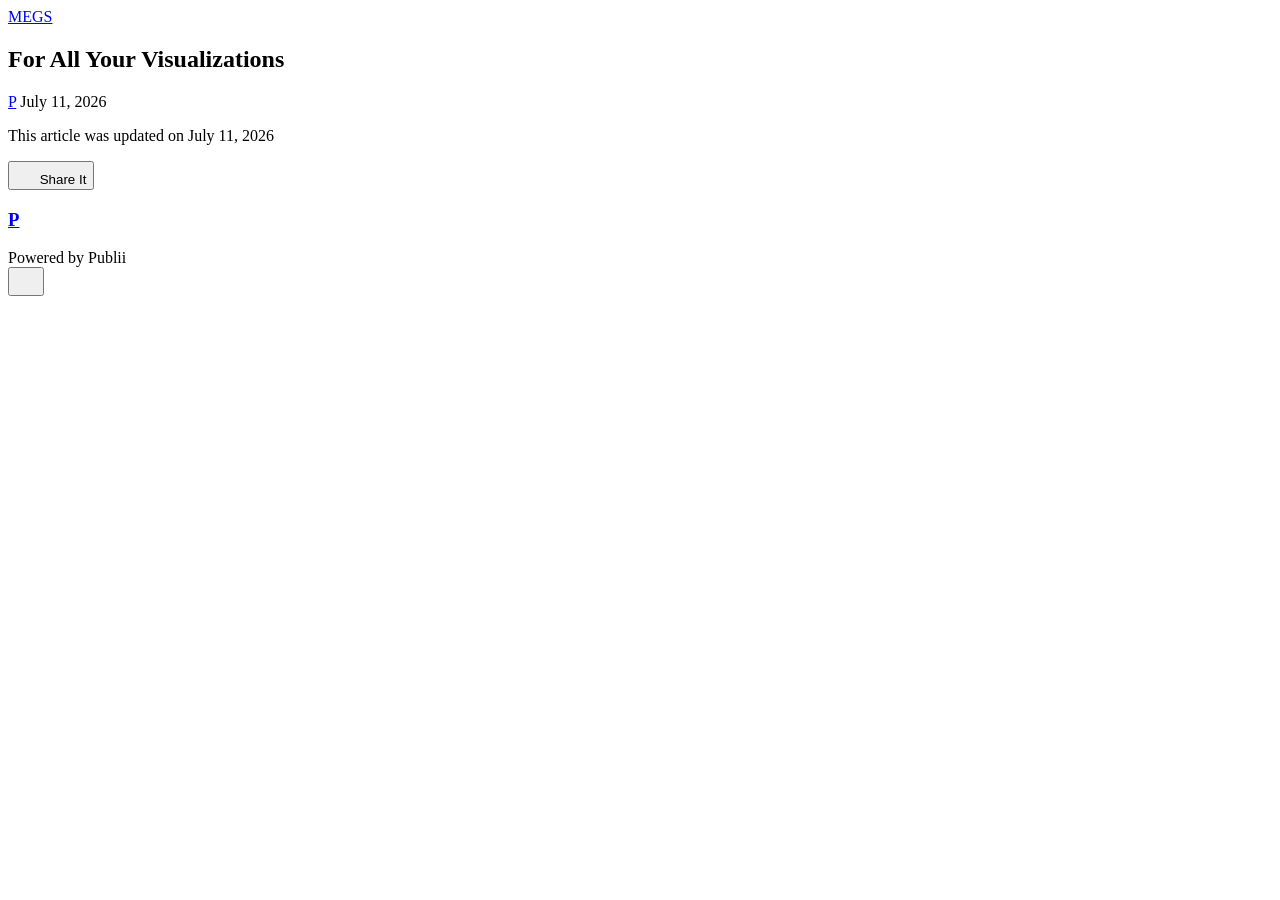
<file: for-all-your-visualizations.html>
<!DOCTYPE html><html lang="en-gb"><head><meta charset="utf-8"><meta http-equiv="X-UA-Compatible" content="IE=edge"><meta name="viewport" content="width=device-width,initial-scale=1"><title>For All Your Visualizations - MEGS</title><meta name="generator" content="Publii Open-Source CMS for Static Site"><link rel="canonical" href="https://megsindia.netlify.app/for-all-your-visualizations.html"><link rel="alternate" type="application/atom+xml" href="https://megsindia.netlify.app/feed.xml" title="MEGS - RSS"><link rel="alternate" type="application/json" href="https://megsindia.netlify.app/feed.json" title="MEGS - JSON"><meta property="og:title" content="For All Your Visualizations"><meta property="og:site_name" content="MEGS"><meta property="og:description" content=""><meta property="og:url" content="https://megsindia.netlify.app/for-all-your-visualizations.html"><meta property="og:type" content="article"><link rel="stylesheet" href="https://megsindia.netlify.app/assets/css/style.css?v&#x3D;a0ba884548820066dfadd8416036abba"><script type="application/ld+json">{"@context":"http://schema.org","@type":"Article","mainEntityOfPage":{"@type":"WebPage","@id":"https://megsindia.netlify.app/for-all-your-visualizations.html"},"headline":"For All Your Visualizations","datePublished":"2026-07-11T16:05+05:30","dateModified":"2026-07-11T16:05+05:30","description":"","author":{"@type":"Person","name":"P","url":"https://megsindia.netlify.app/authors/p/"},"publisher":{"@type":"Organization","name":"P"}}</script><noscript><style>img[loading] {
                    opacity: 1;
                }</style></noscript></head><body class="post-template"><header class="top js-header"><a class="logo" href="https://megsindia.netlify.app/">MEGS</a></header><main class="post"><article class="content"><div class="hero hero--noimage"><header class="hero__content"><div class="wrapper"><h1>For All Your Visualizations</h1><div class="feed__meta content__meta"><a href="https://megsindia.netlify.app/authors/p/" class="feed__author">P</a> <time datetime="2026-07-11T16:05" class="feed__date">July 11, 2026</time></div></div></header></div><div class="entry-wrapper content__entry"><p></p></div><footer class="content__footer"><div class="entry-wrapper"><p class="content__updated">This article was updated on July 11, 2026</p><div class="content__actions"><div class="content__share"><button class="btn--icon content__share-button js-content__share-button"><svg width="20" height="20" aria-hidden="true"><use xlink:href="https://megsindia.netlify.app/assets/svg/svg-map.svg#share"></use></svg> <span>Share It</span></button><div class="content__share-popup js-content__share-popup"></div></div></div><div class="content__bio bio"><div><h3 class="h4 bio__name"><a href="https://megsindia.netlify.app/authors/p/" rel="author">P</a></h3></div></div></div></footer></article></main><footer class="footer footer--glued"><div class="wrapper"><div class="footer__copyright">Powered by Publii</div><button id="backToTop" class="footer__bttop" aria-label="Back to top" title="Back to top"><svg width="20" height="20"><use xlink:href="https://megsindia.netlify.app/assets/svg/svg-map.svg#toparrow"/></svg></button></div></footer><script defer="defer" src="https://megsindia.netlify.app/assets/js/scripts.min.js?v&#x3D;dafec4f87fead6718cb125f0b0fc8441"></script><script>window.publiiThemeMenuConfig={mobileMenuMode:'sidebar',animationSpeed:300,submenuWidth: 'auto',doubleClickTime:500,mobileMenuExpandableSubmenus:true,relatedContainerForOverlayMenuSelector:'.top'};</script><script>var images = document.querySelectorAll('img[loading]');
        for (var i = 0; i < images.length; i++) {
            if (images[i].complete) {
                images[i].classList.add('is-loaded');
            } else {
                images[i].addEventListener('load', function () {
                    this.classList.add('is-loaded');
                }, false);
            }
        }</script></body></html>
</file>
<file: assets/web/assets/mobirise-icons2/mobirise2.css>
@font-face {
  font-family: 'Moririse2';
  font-display: swap;
  src:  url('mobirise2.eot?f2bix4');
  src:  url('mobirise2.eot?f2bix4#iefix') format('embedded-opentype'),
    url('mobirise2.woff2?f2bix4') format('woff2'),
    url('mobirise2.woff?f2bix4') format('woff'),
    url('mobirise2.ttf?f2bix4') format('truetype'),
    url('mobirise2.svg?f2bix4#mobirise2') format('svg');
  font-weight: normal;
  font-style: normal;
}

[class^="mobi-"], [class*=" mobi-"] {
  /* use !important to prevent issues with browser extensions that change fonts */
  font-family: 'Moririse2' !important;
  speak: none;
  font-style: normal;
  font-weight: normal;
  font-variant: normal;
  text-transform: none;
  line-height: 1;

  /* Better Font Rendering =========== */
  -webkit-font-smoothing: antialiased;
  -moz-osx-font-smoothing: grayscale;
}

.mobi-mbri-add-submenu:before {
  content: "\e900";
}
.mobi-mbri-alert:before {
  content: "\e901";
}
.mobi-mbri-align-center:before {
  content: "\e902";
}
.mobi-mbri-align-justify:before {
  content: "\e903";
}
.mobi-mbri-align-left:before {
  content: "\e904";
}
.mobi-mbri-align-right:before {
  content: "\e905";
}
.mobi-mbri-android:before {
  content: "\e906";
}
.mobi-mbri-apple:before {
  content: "\e907";
}
.mobi-mbri-arrow-down:before {
  content: "\e908";
}
.mobi-mbri-arrow-next:before {
  content: "\e909";
}
.mobi-mbri-arrow-prev:before {
  content: "\e90a";
}
.mobi-mbri-arrow-up:before {
  content: "\e90b";
}
.mobi-mbri-bold:before {
  content: "\e90c";
}
.mobi-mbri-bookmark:before {
  content: "\e90d";
}
.mobi-mbri-bootstrap:before {
  content: "\e90e";
}
.mobi-mbri-briefcase:before {
  content: "\e90f";
}
.mobi-mbri-browse:before {
  content: "\e910";
}
.mobi-mbri-bulleted-list:before {
  content: "\e911";
}
.mobi-mbri-calendar:before {
  content: "\e912";
}
.mobi-mbri-camera:before {
  content: "\e913";
}
.mobi-mbri-cart-add:before {
  content: "\e914";
}
.mobi-mbri-cart-full:before {
  content: "\e915";
}
.mobi-mbri-cash:before {
  content: "\e916";
}
.mobi-mbri-change-style:before {
  content: "\e917";
}
.mobi-mbri-chat:before {
  content: "\e918";
}
.mobi-mbri-clock:before {
  content: "\e919";
}
.mobi-mbri-close:before {
  content: "\e91a";
}
.mobi-mbri-cloud:before {
  content: "\e91b";
}
.mobi-mbri-code:before {
  content: "\e91c";
}
.mobi-mbri-contact-form:before {
  content: "\e91d";
}
.mobi-mbri-credit-card:before {
  content: "\e91e";
}
.mobi-mbri-cursor-click:before {
  content: "\e91f";
}
.mobi-mbri-cust-feedback:before {
  content: "\e920";
}
.mobi-mbri-database:before {
  content: "\e921";
}
.mobi-mbri-delivery:before {
  content: "\e922";
}
.mobi-mbri-desktop:before {
  content: "\e923";
}
.mobi-mbri-devices:before {
  content: "\e924";
}
.mobi-mbri-down:before {
  content: "\e925";
}
.mobi-mbri-download-2:before {
  content: "\e926";
}
.mobi-mbri-download:before {
  content: "\e927";
}
.mobi-mbri-drag-n-drop-2:before {
  content: "\e928";
}
.mobi-mbri-drag-n-drop:before {
  content: "\e929";
}
.mobi-mbri-edit-2:before {
  content: "\e92a";
}
.mobi-mbri-edit:before {
  content: "\e92b";
}
.mobi-mbri-error:before {
  content: "\e92c";
}
.mobi-mbri-extension:before {
  content: "\e92d";
}
.mobi-mbri-features:before {
  content: "\e92e";
}
.mobi-mbri-file:before {
  content: "\e92f";
}
.mobi-mbri-flag:before {
  content: "\e930";
}
.mobi-mbri-folder:before {
  content: "\e931";
}
.mobi-mbri-gift:before {
  content: "\e932";
}
.mobi-mbri-github:before {
  content: "\e933";
}
.mobi-mbri-globe-2:before {
  content: "\e934";
}
.mobi-mbri-globe:before {
  content: "\e935";
}
.mobi-mbri-growing-chart:before {
  content: "\e936";
}
.mobi-mbri-hearth:before {
  content: "\e937";
}
.mobi-mbri-help:before {
  content: "\e938";
}
.mobi-mbri-home:before {
  content: "\e939";
}
.mobi-mbri-hot-cup:before {
  content: "\e93a";
}
.mobi-mbri-idea:before {
  content: "\e93b";
}
.mobi-mbri-image-gallery:before {
  content: "\e93c";
}
.mobi-mbri-image-slider:before {
  content: "\e93d";
}
.mobi-mbri-info:before {
  content: "\e93e";
}
.mobi-mbri-italic:before {
  content: "\e93f";
}
.mobi-mbri-key:before {
  content: "\e940";
}
.mobi-mbri-laptop:before {
  content: "\e941";
}
.mobi-mbri-layers:before {
  content: "\e942";
}
.mobi-mbri-left-right:before {
  content: "\e943";
}
.mobi-mbri-left:before {
  content: "\e944";
}
.mobi-mbri-letter:before {
  content: "\e945";
}
.mobi-mbri-like:before {
  content: "\e946";
}
.mobi-mbri-link:before {
  content: "\e947";
}
.mobi-mbri-lock:before {
  content: "\e948";
}
.mobi-mbri-login:before {
  content: "\e949";
}
.mobi-mbri-logout:before {
  content: "\e94a";
}
.mobi-mbri-magic-stick:before {
  content: "\e94b";
}
.mobi-mbri-map-pin:before {
  content: "\e94c";
}
.mobi-mbri-menu:before {
  content: "\e94d";
}
.mobi-mbri-mobile-2:before {
  content: "\e94e";
}
.mobi-mbri-mobile-horizontal:before {
  content: "\e94f";
}
.mobi-mbri-mobile:before {
  content: "\e950";
}
.mobi-mbri-mobirise:before {
  content: "\e951";
}
.mobi-mbri-more-horizontal:before {
  content: "\e952";
}
.mobi-mbri-more-vertical:before {
  content: "\e953";
}
.mobi-mbri-music:before {
  content: "\e954";
}
.mobi-mbri-new-file:before {
  content: "\e955";
}
.mobi-mbri-numbered-list:before {
  content: "\e956";
}
.mobi-mbri-opened-folder:before {
  content: "\e957";
}
.mobi-mbri-pages:before {
  content: "\e958";
}
.mobi-mbri-paper-plane:before {
  content: "\e959";
}
.mobi-mbri-paperclip:before {
  content: "\e95a";
}
.mobi-mbri-phone:before {
  content: "\e95b";
}
.mobi-mbri-photo:before {
  content: "\e95c";
}
.mobi-mbri-photos:before {
  content: "\e95d";
}
.mobi-mbri-pin:before {
  content: "\e95e";
}
.mobi-mbri-play:before {
  content: "\e95f";
}
.mobi-mbri-plus:before {
  content: "\e960";
}
.mobi-mbri-preview:before {
  content: "\e961";
}
.mobi-mbri-print:before {
  content: "\e962";
}
.mobi-mbri-protect:before {
  content: "\e963";
}
.mobi-mbri-question:before {
  content: "\e964";
}
.mobi-mbri-quote-left:before {
  content: "\e965";
}
.mobi-mbri-quote-right:before {
  content: "\e966";
}
.mobi-mbri-redo:before {
  content: "\e967";
}
.mobi-mbri-refresh:before {
  content: "\e968";
}
.mobi-mbri-responsive-2:before {
  content: "\e969";
}
.mobi-mbri-responsive:before {
  content: "\e96a";
}
.mobi-mbri-right:before {
  content: "\e96b";
}
.mobi-mbri-rocket:before {
  content: "\e96c";
}
.mobi-mbri-sad-face:before {
  content: "\e96d";
}
.mobi-mbri-sale:before {
  content: "\e96e";
}
.mobi-mbri-save:before {
  content: "\e96f";
}
.mobi-mbri-search:before {
  content: "\e970";
}
.mobi-mbri-setting-2:before {
  content: "\e971";
}
.mobi-mbri-setting-3:before {
  content: "\e972";
}
.mobi-mbri-setting:before {
  content: "\e973";
}
.mobi-mbri-share:before {
  content: "\e974";
}
.mobi-mbri-shopping-bag:before {
  content: "\e975";
}
.mobi-mbri-shopping-basket:before {
  content: "\e976";
}
.mobi-mbri-shopping-cart:before {
  content: "\e977";
}
.mobi-mbri-sites:before {
  content: "\e978";
}
.mobi-mbri-smile-face:before {
  content: "\e979";
}
.mobi-mbri-speed:before {
  content: "\e97a";
}
.mobi-mbri-star:before {
  content: "\e97b";
}
.mobi-mbri-success:before {
  content: "\e97c";
}
.mobi-mbri-sun:before {
  content: "\e97d";
}
.mobi-mbri-sun2:before {
  content: "\e97e";
}
.mobi-mbri-tablet-vertical:before {
  content: "\e97f";
}
.mobi-mbri-tablet:before {
  content: "\e980";
}
.mobi-mbri-target:before {
  content: "\e981";
}
.mobi-mbri-timer:before {
  content: "\e982";
}
.mobi-mbri-to-ftp:before {
  content: "\e983";
}
.mobi-mbri-to-local-drive:before {
  content: "\e984";
}
.mobi-mbri-touch-swipe:before {
  content: "\e985";
}
.mobi-mbri-touch:before {
  content: "\e986";
}
.mobi-mbri-trash:before {
  content: "\e987";
}
.mobi-mbri-underline:before {
  content: "\e988";
}
.mobi-mbri-undo:before {
  content: "\e989";
}
.mobi-mbri-unlink:before {
  content: "\e98a";
}
.mobi-mbri-unlock:before {
  content: "\e98b";
}
.mobi-mbri-up-down:before {
  content: "\e98c";
}
.mobi-mbri-up:before {
  content: "\e98d";
}
.mobi-mbri-update:before {
  content: "\e98e";
}
.mobi-mbri-upload-2:before {
  content: "\e98f";
}
.mobi-mbri-upload:before {
  content: "\e990";
}
.mobi-mbri-user-2:before {
  content: "\e991";
}
.mobi-mbri-user:before {
  content: "\e992";
}
.mobi-mbri-users:before {
  content: "\e993";
}
.mobi-mbri-video-play:before {
  content: "\e994";
}
.mobi-mbri-video:before {
  content: "\e995";
}
.mobi-mbri-watch:before {
  content: "\e996";
}
.mobi-mbri-website-theme-2:before {
  content: "\e997";
}
.mobi-mbri-website-theme:before {
  content: "\e998";
}
.mobi-mbri-wifi:before {
  content: "\e999";
}
.mobi-mbri-windows:before {
  content: "\e99a";
}
.mobi-mbri-zoom-in:before {
  content: "\e99b";
}
.mobi-mbri-zoom-out:before {
  content: "\e99c";
}
</file>
<file: assets/dropdown/css/style.css>
.navbar-dropdown {
  left: 0;
  padding: 0;
  position: absolute;
  right: 0;
  top: 0;
  transition: all 0.45s ease;
  z-index: 1030;
  background: #282828; }
  .navbar-dropdown .navbar-logo {
    margin-right: 0.8rem;
    transition: margin 0.3s ease-in-out;
    vertical-align: middle; }
    .navbar-dropdown .navbar-logo img {
      height: 3.125rem;
      transition: all 0.3s ease-in-out; }
    .navbar-dropdown .navbar-logo.mbr-iconfont {
      font-size: 3.125rem;
      line-height: 3.125rem; }
  .navbar-dropdown .navbar-caption {
    font-weight: 700;
    white-space: normal;
    vertical-align: -4px;
    line-height: 3.125rem !important; }
    .navbar-dropdown .navbar-caption, .navbar-dropdown .navbar-caption:hover {
      color: inherit;
      text-decoration: none; }
  .navbar-dropdown .mbr-iconfont + .navbar-caption {
    vertical-align: -1px; }
  .navbar-dropdown.navbar-fixed-top {
    position: fixed; }
  .navbar-dropdown .navbar-brand span {
    vertical-align: -4px; }
  .navbar-dropdown.bg-color.transparent {
    background: none; }
  .navbar-dropdown.navbar-short .navbar-brand {
    padding: 0.625rem 0; }
    .navbar-dropdown.navbar-short .navbar-brand span {
      vertical-align: -1px; }
  .navbar-dropdown.navbar-short .navbar-caption {
    line-height: 2.375rem !important;
    vertical-align: -2px; }
  .navbar-dropdown.navbar-short .navbar-logo {
    margin-right: 0.5rem; }
    .navbar-dropdown.navbar-short .navbar-logo img {
      height: 2.375rem; }
    .navbar-dropdown.navbar-short .navbar-logo.mbr-iconfont {
      font-size: 2.375rem;
      line-height: 2.375rem; }
  .navbar-dropdown.navbar-short .mbr-table-cell {
    height: 3.625rem; }
  .navbar-dropdown .navbar-close {
    left: 0.6875rem;
    position: fixed;
    top: 0.75rem;
    z-index: 1000; }
  .navbar-dropdown .hamburger-icon {
    content: "";
    display: inline-block;
    vertical-align: middle;
    width: 16px;
    -webkit-box-shadow: 0 -6px 0 1px #282828,0 0 0 1px #282828,0 6px 0 1px #282828;
    -moz-box-shadow: 0 -6px 0 1px #282828,0 0 0 1px #282828,0 6px 0 1px #282828;
    box-shadow: 0 -6px 0 1px #282828,0 0 0 1px #282828,0 6px 0 1px #282828; }

.dropdown-menu .dropdown-toggle[data-toggle="dropdown-submenu"]::after {
  border-bottom: 0.35em solid transparent;
  border-left: 0.35em solid;
  border-right: 0;
  border-top: 0.35em solid transparent;
  margin-left: 0.3rem; }

.dropdown-menu .dropdown-item:focus {
  outline: 0; }

.nav-dropdown {
  font-size: 0.75rem;
  font-weight: 500;
  height: auto !important; }
  .nav-dropdown .nav-btn {
    padding-left: 1rem; }
  .nav-dropdown .link {
    margin: .667em 1.667em;
    font-weight: 500;
    padding: 0;
    transition: color .2s ease-in-out; }
    .nav-dropdown .link.dropdown-toggle {
      margin-right: 2.583em; }
      .nav-dropdown .link.dropdown-toggle::after {
        margin-left: .25rem;
        border-top: 0.35em solid;
        border-right: 0.35em solid transparent;
        border-left: 0.35em solid transparent;
        border-bottom: 0; }
      .nav-dropdown .link.dropdown-toggle[aria-expanded="true"] {
        margin: 0;
        padding: 0.667em 3.263em  0.667em 1.667em; }
  .nav-dropdown .link::after,
  .nav-dropdown .dropdown-item::after {
    color: inherit; }
  .nav-dropdown .btn {
    font-size: 0.75rem;
    font-weight: 700;
    letter-spacing: 0;
    margin-bottom: 0;
    padding-left: 1.25rem;
    padding-right: 1.25rem; }
  .nav-dropdown .dropdown-menu {
    border-radius: 0;
    border: 0;
    left: 0;
    margin: 0;
    padding-bottom: 1.25rem;
    padding-top: 1.25rem;
    position: relative; }
  .nav-dropdown .dropdown-submenu {
    margin-left: 0.125rem;
    top: 0; }
  .nav-dropdown .dropdown-item {
    font-weight: 500;
    line-height: 2;
    padding: 0.3846em 4.615em 0.3846em 1.5385em;
    position: relative;
    transition: color .2s ease-in-out, background-color .2s ease-in-out; }
    .nav-dropdown .dropdown-item::after {
      margin-top: -0.3077em;
      position: absolute;
      right: 1.1538em;
      top: 50%; }
    .nav-dropdown .dropdown-item:focus, .nav-dropdown .dropdown-item:hover {
      background: none; }

@media (max-width: 767px) {
  .nav-dropdown.navbar-toggleable-sm {
    bottom: 0;
    display: none;
    left: 0;
    overflow-x: hidden;
    position: fixed;
    top: 0;
    transform: translateX(-100%);
    -ms-transform: translateX(-100%);
    -webkit-transform: translateX(-100%);
    width: 18.75rem;
    z-index: 999; } }
.nav-dropdown.navbar-toggleable-xl {
  bottom: 0;
  display: none;
  left: 0;
  overflow-x: hidden;
  position: fixed;
  top: 0;
  transform: translateX(-100%);
  -ms-transform: translateX(-100%);
  -webkit-transform: translateX(-100%);
  width: 18.75rem;
  z-index: 999; }

.nav-dropdown-sm {
  display: block !important;
  overflow-x: hidden;
  overflow: auto;
  padding-top: 3.875rem; }
  .nav-dropdown-sm::after {
    content: "";
    display: block;
    height: 3rem;
    width: 100%; }
  .nav-dropdown-sm.collapse.in ~ .navbar-close {
    display: block !important; }
  .nav-dropdown-sm.collapsing, .nav-dropdown-sm.collapse.in {
    transform: translateX(0);
    -ms-transform: translateX(0);
    -webkit-transform: translateX(0);
    transition: all 0.25s ease-out;
    -webkit-transition: all 0.25s ease-out;
    background: #282828; }
  .nav-dropdown-sm.collapsing[aria-expanded="false"] {
    transform: translateX(-100%);
    -ms-transform: translateX(-100%);
    -webkit-transform: translateX(-100%); }
  .nav-dropdown-sm .nav-item {
    display: block;
    margin-left: 0 !important;
    padding-left: 0; }
  .nav-dropdown-sm .link,
  .nav-dropdown-sm .dropdown-item {
    border-top: 1px dotted rgba(255, 255, 255, 0.1);
    font-size: 0.8125rem;
    line-height: 1.6;
    margin: 0 !important;
    padding: 0.875rem 2.4rem 0.875rem 1.5625rem !important;
    position: relative;
    white-space: normal; }
    .nav-dropdown-sm .link:focus, .nav-dropdown-sm .link:hover,
    .nav-dropdown-sm .dropdown-item:focus,
    .nav-dropdown-sm .dropdown-item:hover {
      background: rgba(0, 0, 0, 0.2) !important;
      color: #c0a375; }
  .nav-dropdown-sm .nav-btn {
    position: relative;
    padding: 1.5625rem 1.5625rem 0 1.5625rem; }
    .nav-dropdown-sm .nav-btn::before {
      border-top: 1px dotted rgba(255, 255, 255, 0.1);
      content: "";
      left: 0;
      position: absolute;
      top: 0;
      width: 100%; }
    .nav-dropdown-sm .nav-btn + .nav-btn {
      padding-top: 0.625rem; }
      .nav-dropdown-sm .nav-btn + .nav-btn::before {
        display: none; }
  .nav-dropdown-sm .btn {
    padding: 0.625rem 0; }
  .nav-dropdown-sm .dropdown-toggle[data-toggle="dropdown-submenu"]::after {
    margin-left: .25rem;
    border-top: 0.35em solid;
    border-right: 0.35em solid transparent;
    border-left: 0.35em solid transparent;
    border-bottom: 0; }
  .nav-dropdown-sm .dropdown-toggle[data-toggle="dropdown-submenu"][aria-expanded="true"]::after {
    border-top: 0;
    border-right: 0.35em solid transparent;
    border-left: 0.35em solid transparent;
    border-bottom: 0.35em solid; }
  .nav-dropdown-sm .dropdown-menu {
    margin: 0;
    padding: 0;
    position: relative;
    top: 0;
    left: 0;
    width: 100%;
    border: 0;
    float: none;
    border-radius: 0;
    background: none; }
  .nav-dropdown-sm .dropdown-submenu {
    left: 100%;
    margin-left: 0.125rem;
    margin-top: -1.25rem;
    top: 0; }

.navbar-toggleable-sm .nav-dropdown .dropdown-menu {
  position: absolute; }

.navbar-toggleable-sm .nav-dropdown .dropdown-submenu {
  left: 100%;
  margin-left: 0.125rem;
  margin-top: -1.25rem;
  top: 0; }

.navbar-toggleable-sm.opened .nav-dropdown .dropdown-menu {
  position: relative; }

.navbar-toggleable-sm.opened .nav-dropdown .dropdown-submenu {
  left: 0;
  margin-left: 00rem;
  margin-top: 0rem;
  top: 0; }

.is-builder .nav-dropdown.collapsing {
  transition: none !important; }
</file>
<file: assets/socicon/css/styles.css>
@charset "UTF-8";

@font-face {
  font-family: 'Socicon';
  src:  url('../fonts/socicon.eot');
  src:  url('../fonts/socicon.eot?#iefix') format('embedded-opentype'),
    url('../fonts/socicon.woff2') format('woff2'),
    url('../fonts/socicon.ttf') format('truetype'),
    url('../fonts/socicon.woff') format('woff'),
    url('../fonts/socicon.svg#socicon') format('svg');
  font-weight: normal;
  font-style: normal;
  font-display: swap;
}

[data-icon]:before {
  font-family: "socicon" !important;
  content: attr(data-icon);
  font-style: normal !important;
  font-weight: normal !important;
  font-variant: normal !important;
  text-transform: none !important;
  speak: none;
  line-height: 1;
  -webkit-font-smoothing: antialiased;
  -moz-osx-font-smoothing: grayscale;
}

[class^="socicon-"], [class*=" socicon-"] {
  /* use !important to prevent issues with browser extensions that change fonts */
  font-family: 'Socicon' !important;
  speak: none;
  font-style: normal;
  font-weight: normal;
  font-variant: normal;
  text-transform: none;
  line-height: 1;

  /* Better Font Rendering =========== */
  -webkit-font-smoothing: antialiased;
  -moz-osx-font-smoothing: grayscale;
}

.socicon-500px:before {
  content: "\e000";
}
.socicon-8tracks:before {
  content: "\e001";
}
.socicon-airbnb:before {
  content: "\e002";
}
.socicon-alliance:before {
  content: "\e003";
}
.socicon-amazon:before {
  content: "\e004";
}
.socicon-amplement:before {
  content: "\e005";
}
.socicon-android:before {
  content: "\e006";
}
.socicon-angellist:before {
  content: "\e007";
}
.socicon-apple:before {
  content: "\e008";
}
.socicon-appnet:before {
  content: "\e009";
}
.socicon-baidu:before {
  content: "\e00a";
}
.socicon-bandcamp:before {
  content: "\e00b";
}
.socicon-battlenet:before {
  content: "\e00c";
}
.socicon-mixer:before {
  content: "\e00d";
}
.socicon-bebee:before {
  content: "\e00e";
}
.socicon-bebo:before {
  content: "\e00f";
}
.socicon-behance:before {
  content: "\e010";
}
.socicon-blizzard:before {
  content: "\e011";
}
.socicon-blogger:before {
  content: "\e012";
}
.socicon-buffer:before {
  content: "\e013";
}
.socicon-chrome:before {
  content: "\e014";
}
.socicon-coderwall:before {
  content: "\e015";
}
.socicon-curse:before {
  content: "\e016";
}
.socicon-dailymotion:before {
  content: "\e017";
}
.socicon-deezer:before {
  content: "\e018";
}
.socicon-delicious:before {
  content: "\e019";
}
.socicon-deviantart:before {
  content: "\e01a";
}
.socicon-diablo:before {
  content: "\e01b";
}
.socicon-digg:before {
  content: "\e01c";
}
.socicon-discord:before {
  content: "\e01d";
}
.socicon-disqus:before {
  content: "\e01e";
}
.socicon-douban:before {
  content: "\e01f";
}
.socicon-draugiem:before {
  content: "\e020";
}
.socicon-dribbble:before {
  content: "\e021";
}
.socicon-drupal:before {
  content: "\e022";
}
.socicon-ebay:before {
  content: "\e023";
}
.socicon-ello:before {
  content: "\e024";
}
.socicon-endomodo:before {
  content: "\e025";
}
.socicon-envato:before {
  content: "\e026";
}
.socicon-etsy:before {
  content: "\e027";
}
.socicon-facebook:before {
  content: "\e028";
}
.socicon-feedburner:before {
  content: "\e029";
}
.socicon-filmweb:before {
  content: "\e02a";
}
.socicon-firefox:before {
  content: "\e02b";
}
.socicon-flattr:before {
  content: "\e02c";
}
.socicon-flickr:before {
  content: "\e02d";
}
.socicon-formulr:before {
  content: "\e02e";
}
.socicon-forrst:before {
  content: "\e02f";
}
.socicon-foursquare:before {
  content: "\e030";
}
.socicon-friendfeed:before {
  content: "\e031";
}
.socicon-github:before {
  content: "\e032";
}
.socicon-goodreads:before {
  content: "\e033";
}
.socicon-google:before {
  content: "\e034";
}
.socicon-googlescholar:before {
  content: "\e035";
}
.socicon-googlegroups:before {
  content: "\e036";
}
.socicon-googlephotos:before {
  content: "\e037";
}
.socicon-googleplus:before {
  content: "\e038";
}
.socicon-grooveshark:before {
  content: "\e039";
}
.socicon-hackerrank:before {
  content: "\e03a";
}
.socicon-hearthstone:before {
  content: "\e03b";
}
.socicon-hellocoton:before {
  content: "\e03c";
}
.socicon-heroes:before {
  content: "\e03d";
}
.socicon-smashcast:before {
  content: "\e03e";
}
.socicon-horde:before {
  content: "\e03f";
}
.socicon-houzz:before {
  content: "\e040";
}
.socicon-icq:before {
  content: "\e041";
}
.socicon-identica:before {
  content: "\e042";
}
.socicon-imdb:before {
  content: "\e043";
}
.socicon-instagram:before {
  content: "\e044";
}
.socicon-issuu:before {
  content: "\e045";
}
.socicon-istock:before {
  content: "\e046";
}
.socicon-itunes:before {
  content: "\e047";
}
.socicon-keybase:before {
  content: "\e048";
}
.socicon-lanyrd:before {
  content: "\e049";
}
.socicon-lastfm:before {
  content: "\e04a";
}
.socicon-line:before {
  content: "\e04b";
}
.socicon-linkedin:before {
  content: "\e04c";
}
.socicon-livejournal:before {
  content: "\e04d";
}
.socicon-lyft:before {
  content: "\e04e";
}
.socicon-macos:before {
  content: "\e04f";
}
.socicon-mail:before {
  content: "\e050";
}
.socicon-medium:before {
  content: "\e051";
}
.socicon-meetup:before {
  content: "\e052";
}
.socicon-mixcloud:before {
  content: "\e053";
}
.socicon-modelmayhem:before {
  content: "\e054";
}
.socicon-mumble:before {
  content: "\e055";
}
.socicon-myspace:before {
  content: "\e056";
}
.socicon-newsvine:before {
  content: "\e057";
}
.socicon-nintendo:before {
  content: "\e058";
}
.socicon-npm:before {
  content: "\e059";
}
.socicon-odnoklassniki:before {
  content: "\e05a";
}
.socicon-openid:before {
  content: "\e05b";
}
.socicon-opera:before {
  content: "\e05c";
}
.socicon-outlook:before {
  content: "\e05d";
}
.socicon-overwatch:before {
  content: "\e05e";
}
.socicon-patreon:before {
  content: "\e05f";
}
.socicon-paypal:before {
  content: "\e060";
}
.socicon-periscope:before {
  content: "\e061";
}
.socicon-persona:before {
  content: "\e062";
}
.socicon-pinterest:before {
  content: "\e063";
}
.socicon-play:before {
  content: "\e064";
}
.socicon-player:before {
  content: "\e065";
}
.socicon-playstation:before {
  content: "\e066";
}
.socicon-pocket:before {
  content: "\e067";
}
.socicon-qq:before {
  content: "\e068";
}
.socicon-quora:before {
  content: "\e069";
}
.socicon-raidcall:before {
  content: "\e06a";
}
.socicon-ravelry:before {
  content: "\e06b";
}
.socicon-reddit:before {
  content: "\e06c";
}
.socicon-renren:before {
  content: "\e06d";
}
.socicon-researchgate:before {
  content: "\e06e";
}
.socicon-residentadvisor:before {
  content: "\e06f";
}
.socicon-reverbnation:before {
  content: "\e070";
}
.socicon-rss:before {
  content: "\e071";
}
.socicon-sharethis:before {
  content: "\e072";
}
.socicon-skype:before {
  content: "\e073";
}
.socicon-slideshare:before {
  content: "\e074";
}
.socicon-smugmug:before {
  content: "\e075";
}
.socicon-snapchat:before {
  content: "\e076";
}
.socicon-songkick:before {
  content: "\e077";
}
.socicon-soundcloud:before {
  content: "\e078";
}
.socicon-spotify:before {
  content: "\e079";
}
.socicon-stackexchange:before {
  content: "\e07a";
}
.socicon-stackoverflow:before {
  content: "\e07b";
}
.socicon-starcraft:before {
  content: "\e07c";
}
.socicon-stayfriends:before {
  content: "\e07d";
}
.socicon-steam:before {
  content: "\e07e";
}
.socicon-storehouse:before {
  content: "\e07f";
}
.socicon-strava:before {
  content: "\e080";
}
.socicon-streamjar:before {
  content: "\e081";
}
.socicon-stumbleupon:before {
  content: "\e082";
}
.socicon-swarm:before {
  content: "\e083";
}
.socicon-teamspeak:before {
  content: "\e084";
}
.socicon-teamviewer:before {
  content: "\e085";
}
.socicon-technorati:before {
  content: "\e086";
}
.socicon-telegram:before {
  content: "\e087";
}
.socicon-tripadvisor:before {
  content: "\e088";
}
.socicon-tripit:before {
  content: "\e089";
}
.socicon-triplej:before {
  content: "\e08a";
}
.socicon-tumblr:before {
  content: "\e08b";
}
.socicon-twitch:before {
  content: "\e08c";
}
.socicon-twitter:before {
  content: "\e08d";
}
.socicon-uber:before {
  content: "\e08e";
}
.socicon-ventrilo:before {
  content: "\e08f";
}
.socicon-viadeo:before {
  content: "\e090";
}
.socicon-viber:before {
  content: "\e091";
}
.socicon-viewbug:before {
  content: "\e092";
}
.socicon-vimeo:before {
  content: "\e093";
}
.socicon-vine:before {
  content: "\e094";
}
.socicon-vkontakte:before {
  content: "\e095";
}
.socicon-warcraft:before {
  content: "\e096";
}
.socicon-wechat:before {
  content: "\e097";
}
.socicon-weibo:before {
  content: "\e098";
}
.socicon-whatsapp:before {
  content: "\e099";
}
.socicon-wikipedia:before {
  content: "\e09a";
}
.socicon-windows:before {
  content: "\e09b";
}
.socicon-wordpress:before {
  content: "\e09c";
}
.socicon-wykop:before {
  content: "\e09d";
}
.socicon-xbox:before {
  content: "\e09e";
}
.socicon-xing:before {
  content: "\e09f";
}
.socicon-yahoo:before {
  content: "\e0a0";
}
.socicon-yammer:before {
  content: "\e0a1";
}
.socicon-yandex:before {
  content: "\e0a2";
}
.socicon-yelp:before {
  content: "\e0a3";
}
.socicon-younow:before {
  content: "\e0a4";
}
.socicon-youtube:before {
  content: "\e0a5";
}
.socicon-zapier:before {
  content: "\e0a6";
}
.socicon-zerply:before {
  content: "\e0a7";
}
.socicon-zomato:before {
  content: "\e0a8";
}
.socicon-zynga:before {
  content: "\e0a9";
}
.socicon-bluesky:before {
  content: "\e0aa";
}
.socicon-threads:before {
  content: "\e0ab";
}
.socicon-spreadshirt:before {
  content: "\e901";
}
.socicon-gamejolt:before {
  content: "\e902";
}
.socicon-trello:before {
  content: "\e903";
}
.socicon-tunein:before {
  content: "\e904";
}
.socicon-bloglovin:before {
  content: "\e905";
}
.socicon-gamewisp:before {
  content: "\e906";
}
.socicon-messenger:before {
  content: "\e907";
}
.socicon-pandora:before {
  content: "\e908";
}
.socicon-augment:before {
  content: "\e909";
}
.socicon-bitbucket:before {
  content: "\e90a";
}
.socicon-fyuse:before {
  content: "\e90b";
}
.socicon-yt-gaming:before {
  content: "\e90c";
}
.socicon-sketchfab:before {
  content: "\e90d";
}
.socicon-mobcrush:before {
  content: "\e90e";
}
.socicon-microsoft:before {
  content: "\e90f";
}
.socicon-realtor:before {
  content: "\e910";
}
.socicon-tidal:before {
  content: "\e911";
}
.socicon-qobuz:before {
  content: "\e912";
}
.socicon-natgeo:before {
  content: "\e913";
}
.socicon-mastodon:before {
  content: "\e914";
}
.socicon-unsplash:before {
  content: "\e915";
}
.socicon-homeadvisor:before {
  content: "\e916";
}
.socicon-angieslist:before {
  content: "\e917";
}
.socicon-codepen:before {
  content: "\e918";
}
.socicon-slack:before {
  content: "\e919";
}
.socicon-openaigym:before {
  content: "\e91a";
}
.socicon-logmein:before {
  content: "\e91b";
}
.socicon-fiverr:before {
  content: "\e91c";
}
.socicon-gotomeeting:before {
  content: "\e91d";
}
.socicon-aliexpress:before {
  content: "\e91e";
}
.socicon-guru:before {
  content: "\e91f";
}
.socicon-appstore:before {
  content: "\e920";
}
.socicon-homes:before {
  content: "\e921";
}
.socicon-zoom:before {
  content: "\e922";
}
.socicon-alibaba:before {
  content: "\e923";
}
.socicon-craigslist:before {
  content: "\e924";
}
.socicon-wix:before {
  content: "\e925";
}
.socicon-redfin:before {
  content: "\e926";
}
.socicon-googlecalendar:before {
  content: "\e927";
}
.socicon-shopify:before {
  content: "\e928";
}
.socicon-freelancer:before {
  content: "\e929";
}
.socicon-seedrs:before {
  content: "\e92a";
}
.socicon-bing:before {
  content: "\e92b";
}
.socicon-doodle:before {
  content: "\e92c";
}
.socicon-bonanza:before {
  content: "\e92d";
}
.socicon-squarespace:before {
  content: "\e92e";
}
.socicon-toptal:before {
  content: "\e92f";
}
.socicon-gust:before {
  content: "\e930";
}
.socicon-ask:before {
  content: "\e931";
}
.socicon-trulia:before {
  content: "\e932";
}
.socicon-loomly:before {
  content: "\e933";
}
.socicon-ghost:before {
  content: "\e934";
}
.socicon-upwork:before {
  content: "\e935";
}
.socicon-fundable:before {
  content: "\e936";
}
.socicon-booking:before {
  content: "\e937";
}
.socicon-googlemaps:before {
  content: "\e938";
}
.socicon-zillow:before {
  content: "\e939";
}
.socicon-niconico:before {
  content: "\e93a";
}
.socicon-toneden:before {
  content: "\e93b";
}
.socicon-crunchbase:before {
  content: "\e93c";
}
.socicon-homefy:before {
  content: "\e93d";
}
.socicon-calendly:before {
  content: "\e93e";
}
.socicon-livemaster:before {
  content: "\e93f";
}
.socicon-udemy:before {
  content: "\e940";
}
.socicon-codered:before {
  content: "\e941";
}
.socicon-origin:before {
  content: "\e942";
}
.socicon-nextdoor:before {
  content: "\e943";
}
.socicon-portfolio:before {
  content: "\e944";
}
.socicon-instructables:before {
  content: "\e945";
}
.socicon-gitlab:before {
  content: "\e946";
}
.socicon-hackernews:before {
  content: "\e947";
}
.socicon-smashwords:before {
  content: "\e948";
}
.socicon-kobo:before {
  content: "\e949";
}
.socicon-bookbub:before {
  content: "\e94a";
}
.socicon-mailru:before {
  content: "\e94b";
}
.socicon-moddb:before {
  content: "\e94c";
}
.socicon-indiedb:before {
  content: "\e94d";
}
.socicon-traxsource:before {
  content: "\e94e";
}
.socicon-gamefor:before {
  content: "\e94f";
}
.socicon-pixiv:before {
  content: "\e950";
}
.socicon-myanimelist:before {
  content: "\e951";
}
.socicon-blackberry:before {
  content: "\e952";
}
.socicon-wickr:before {
  content: "\e953";
}
.socicon-spip:before {
  content: "\e954";
}
.socicon-napster:before {
  content: "\e955";
}
.socicon-beatport:before {
  content: "\e956";
}
.socicon-hackerone:before {
  content: "\e957";
}
.socicon-internet:before {
  content: "\e958";
}
.socicon-ubuntu:before {
  content: "\e959";
}
.socicon-artstation:before {
  content: "\e95a";
}
.socicon-invision:before {
  content: "\e95b";
}
.socicon-torial:before {
  content: "\e95c";
}
.socicon-collectorz:before {
  content: "\e95d";
}
.socicon-seenthis:before {
  content: "\e95e";
}
.socicon-googleplaymusic:before {
  content: "\e95f";
}
.socicon-debian:before {
  content: "\e960";
}
.socicon-filmfreeway:before {
  content: "\e961";
}
.socicon-gnome:before {
  content: "\e962";
}
.socicon-itchio:before {
  content: "\e963";
}
.socicon-jamendo:before {
  content: "\e964";
}
.socicon-mix:before {
  content: "\e965";
}
.socicon-sharepoint:before {
  content: "\e966";
}
.socicon-tinder:before {
  content: "\e967";
}
.socicon-windguru:before {
  content: "\e968";
}
.socicon-cdbaby:before {
  content: "\e969";
}
.socicon-elementaryos:before {
  content: "\e96a";
}
.socicon-stage32:before {
  content: "\e96b";
}
.socicon-tiktok:before {
  content: "\e96c";
}
.socicon-gitter:before {
  content: "\e96d";
}
.socicon-letterboxd:before {
  content: "\e96e";
}
.socicon-threema:before {
  content: "\e96f";
}
.socicon-splice:before {
  content: "\e970";
}
.socicon-metapop:before {
  content: "\e971";
}
.socicon-naver:before {
  content: "\e972";
}
.socicon-remote:before {
  content: "\e973";
}
.socicon-flipboard:before {
  content: "\e974";
}
.socicon-googlehangouts:before {
  content: "\e975";
}
.socicon-dlive:before {
  content: "\e976";
}
.socicon-vsco:before {
  content: "\e977";
}
.socicon-stitcher:before {
  content: "\e978";
}
.socicon-avvo:before {
  content: "\e979";
}
.socicon-redbubble:before {
  content: "\e97a";
}
.socicon-society6:before {
  content: "\e97b";
}
.socicon-zazzle:before {
  content: "\e97c";
}
.socicon-eitaa:before {
  content: "\e97d";
}
.socicon-soroush:before {
  content: "\e97e";
}
.socicon-bale:before {
  content: "\e97f";
}
</file>
<file: assets/theme/css/style.css>
@charset "UTF-8";
section {
  background-color: #ffffff;
}

body {
  font-style: normal;
  line-height: 1.5;
  font-weight: 400;
  color: #232323;
  position: relative;
}

button {
  background-color: transparent;
  border-color: transparent;
}

.embla__button,
.carousel-control {
  background-color: #edefea !important;
  opacity: 0.8 !important;
  color: #464845 !important;
  border-color: #edefea !important;
}

.carousel .close,
.modalWindow .close {
  background-color: #edefea !important;
  color: #464845 !important;
  border-color: #edefea !important;
  opacity: 0.8 !important;
}

.carousel .close:hover,
.modalWindow .close:hover {
  opacity: 1 !important;
}

.carousel-indicators li {
  background-color: #edefea !important;
  border: 2px solid #464845 !important;
}

.carousel-indicators li:hover,
.carousel-indicators li:active {
  opacity: 0.8 !important;
}

.embla__button:hover,
.carousel-control:hover {
  background-color: #edefea !important;
  opacity: 1 !important;
}

.modalWindow-video-container {
  height: 80%;
}

section,
.container,
.container-fluid {
  position: relative;
  word-wrap: break-word;
}

a.mbr-iconfont:hover {
  text-decoration: none;
}

.article .lead p,
.article .lead ul,
.article .lead ol,
.article .lead pre,
.article .lead blockquote {
  margin-bottom: 0;
}

a {
  font-style: normal;
  font-weight: 400;
  cursor: pointer;
}
a, a:hover {
  text-decoration: none;
}

.mbr-section-title {
  font-style: normal;
  line-height: 1.3;
}

.mbr-section-subtitle {
  line-height: 1.3;
}

.mbr-text {
  font-style: normal;
  line-height: 1.7;
}

h1,
h2,
h3,
h4,
h5,
h6,
.display-1,
.display-2,
.display-4,
.display-5,
.display-7,
span,
p,
a {
  line-height: 1;
  word-break: break-word;
  word-wrap: break-word;
  font-weight: 400;
}

b,
strong {
  font-weight: bold;
}

input:-webkit-autofill, input:-webkit-autofill:hover, input:-webkit-autofill:focus, input:-webkit-autofill:active {
  transition-delay: 9999s;
  -webkit-transition-property: background-color, color;
  transition-property: background-color, color;
}

textarea[type=hidden] {
  display: none;
}

section {
  background-position: 50% 50%;
  background-repeat: no-repeat;
  background-size: cover;
}
section .mbr-background-video,
section .mbr-background-video-preview {
  position: absolute;
  bottom: 0;
  left: 0;
  right: 0;
  top: 0;
}

.hidden {
  visibility: hidden;
}

.mbr-z-index20 {
  z-index: 20;
}

/*! Base colors */
.mbr-white {
  color: #ffffff;
}

.mbr-black {
  color: #111111;
}

.mbr-bg-white {
  background-color: #ffffff;
}

.mbr-bg-black {
  background-color: #000000;
}

/*! Text-aligns */
.align-left {
  text-align: left;
}

.align-center {
  text-align: center;
}

.align-right {
  text-align: right;
}

/*! Font-weight  */
.mbr-light {
  font-weight: 300;
}

.mbr-regular {
  font-weight: 400;
}

.mbr-semibold {
  font-weight: 500;
}

.mbr-bold {
  font-weight: 700;
}

/*! Media  */
.media-content {
  flex-basis: 100%;
}

.media-container-row {
  display: flex;
  flex-direction: row;
  flex-wrap: wrap;
  justify-content: center;
  align-content: center;
  align-items: start;
}
.media-container-row .media-size-item {
  width: 400px;
}

.media-container-column {
  display: flex;
  flex-direction: column;
  flex-wrap: wrap;
  justify-content: center;
  align-content: center;
  align-items: stretch;
}
.media-container-column > * {
  width: 100%;
}

@media (min-width: 992px) {
  .media-container-row {
    flex-wrap: nowrap;
  }
}
figure {
  margin-bottom: 0;
  overflow: hidden;
}

figure[mbr-media-size] {
  transition: width 0.1s;
}

img,
iframe {
  display: block;
  width: 100%;
}

.card {
  background-color: transparent;
  border: none;
}

.card-box {
  width: 100%;
}

.card-img {
  text-align: center;
  flex-shrink: 0;
  -webkit-flex-shrink: 0;
}

.media {
  max-width: 100%;
  margin: 0 auto;
}

.mbr-figure {
  align-self: center;
}

.media-container > div {
  max-width: 100%;
}

.mbr-figure img,
.card-img img {
  width: 100%;
}

@media (max-width: 991px) {
  .media-size-item {
    width: auto !important;
  }
  .media {
    width: auto;
  }
  .mbr-figure {
    width: 100% !important;
  }
}
/*! Buttons */
.mbr-section-btn {
  margin-left: -0.6rem;
  margin-right: -0.6rem;
  font-size: 0;
}

.btn {
  font-weight: 600;
  border-width: 1px;
  font-style: normal;
  margin: 0.6rem 0.6rem;
  white-space: normal;
  transition: all 0.2s ease-in-out;
  display: inline-flex;
  align-items: center;
  justify-content: center;
  word-break: break-word;
}

.btn-sm {
  font-weight: 600;
  letter-spacing: 0px;
  transition: all 0.3s ease-in-out;
}

.btn-md {
  font-weight: 600;
  letter-spacing: 0px;
  transition: all 0.3s ease-in-out;
}

.btn-lg {
  font-weight: 600;
  letter-spacing: 0px;
  transition: all 0.3s ease-in-out;
}

.btn-form {
  margin: 0;
}
.btn-form:hover {
  cursor: pointer;
}

nav .mbr-section-btn {
  margin-left: 0rem;
  margin-right: 0rem;
}

/*! Btn icon margin */
.btn .mbr-iconfont,
.btn.btn-sm .mbr-iconfont {
  order: 1;
  cursor: pointer;
  margin-left: 0.5rem;
  vertical-align: sub;
}

.btn.btn-md .mbr-iconfont,
.btn.btn-md .mbr-iconfont {
  margin-left: 0.8rem;
}

.mbr-regular {
  font-weight: 400;
}

.mbr-semibold {
  font-weight: 500;
}

.mbr-bold {
  font-weight: 700;
}

[type=submit] {
  -webkit-appearance: none;
}

/*! Full-screen */
.mbr-fullscreen .mbr-overlay {
  min-height: 100vh;
}

.mbr-fullscreen {
  display: flex;
  display: -moz-flex;
  display: -ms-flex;
  display: -o-flex;
  align-items: center;
  min-height: 100vh;
  padding-top: 3rem;
  padding-bottom: 3rem;
}

/*! Map */
.map {
  height: 25rem;
  position: relative;
}
.map iframe {
  width: 100%;
  height: 100%;
}

/*! Scroll to top arrow */
.mbr-arrow-up {
  bottom: 25px;
  right: 90px;
  position: fixed;
  text-align: right;
  z-index: 5000;
  color: #ffffff;
  font-size: 22px;
}

.mbr-arrow-up a {
  background: rgba(0, 0, 0, 0.2);
  border-radius: 50%;
  color: #fff;
  display: inline-block;
  height: 60px;
  width: 60px;
  border: 2px solid #fff;
  outline-style: none !important;
  position: relative;
  text-decoration: none;
  transition: all 0.3s ease-in-out;
  cursor: pointer;
  text-align: center;
}
.mbr-arrow-up a:hover {
  background-color: rgba(0, 0, 0, 0.4);
}
.mbr-arrow-up a i {
  line-height: 60px;
}

.mbr-arrow-up-icon {
  display: block;
  color: #fff;
}

.mbr-arrow-up-icon::before {
  content: "›";
  display: inline-block;
  font-family: serif;
  font-size: 22px;
  line-height: 1;
  font-style: normal;
  position: relative;
  top: 6px;
  left: -4px;
  transform: rotate(-90deg);
}

/*! Arrow Down */
.mbr-arrow {
  position: absolute;
  bottom: 45px;
  left: 50%;
  width: 60px;
  height: 60px;
  cursor: pointer;
  background-color: rgba(80, 80, 80, 0.5);
  border-radius: 50%;
  transform: translateX(-50%);
}
@media (max-width: 767px) {
  .mbr-arrow {
    display: none;
  }
}
.mbr-arrow > a {
  display: inline-block;
  text-decoration: none;
  outline-style: none;
  animation: arrowdown 1.7s ease-in-out infinite;
  color: #ffffff;
}
.mbr-arrow > a > i {
  position: absolute;
  top: -2px;
  left: 15px;
  font-size: 2rem;
}

#scrollToTop a i::before {
  content: "";
  position: absolute;
  display: block;
  border-bottom: 2.5px solid #fff;
  border-left: 2.5px solid #fff;
  width: 27.8%;
  height: 27.8%;
  left: 50%;
  top: 51%;
  transform: translateY(-30%) translateX(-50%) rotate(135deg);
}

@keyframes arrowdown {
  0% {
    transform: translateY(0px);
  }
  50% {
    transform: translateY(-5px);
  }
  100% {
    transform: translateY(0px);
  }
}
@media (max-width: 500px) {
  .mbr-arrow-up {
    left: 0;
    right: 0;
    text-align: center;
  }
}
/*Gradients animation*/
@keyframes gradient-animation {
  from {
    background-position: 0% 100%;
    animation-timing-function: ease-in-out;
  }
  to {
    background-position: 100% 0%;
    animation-timing-function: ease-in-out;
  }
}
.bg-gradient {
  background-size: 200% 200%;
  animation: gradient-animation 5s infinite alternate;
  -webkit-animation: gradient-animation 5s infinite alternate;
}

.menu .navbar-brand {
  display: -webkit-flex;
}
.menu .navbar-brand span {
  display: flex;
  display: -webkit-flex;
}
.menu .navbar-brand .navbar-caption-wrap {
  display: -webkit-flex;
}
.menu .navbar-brand .navbar-logo img {
  display: -webkit-flex;
  width: auto;
}
@media (min-width: 768px) and (max-width: 991px) {
  .menu .navbar-toggleable-sm .navbar-nav {
    display: -ms-flexbox;
  }
}
@media (max-width: 991px) {
  .menu .navbar-collapse {
    max-height: 93.5vh;
  }
  .menu .navbar-collapse.show {
    overflow: auto;
  }
}
@media (min-width: 992px) {
  .menu .navbar-nav.nav-dropdown {
    display: -webkit-flex;
  }
  .menu .navbar-toggleable-sm .navbar-collapse {
    display: -webkit-flex !important;
  }
  .menu .collapsed .navbar-collapse {
    max-height: 93.5vh;
  }
  .menu .collapsed .navbar-collapse.show {
    overflow: auto;
  }
}
@media (max-width: 767px) {
  .menu .navbar-collapse {
    max-height: 80vh;
  }
}

.nav-link .mbr-iconfont {
  margin-right: 0.5rem;
}

.navbar {
  display: -webkit-flex;
  -webkit-flex-wrap: wrap;
  -webkit-align-items: center;
  -webkit-justify-content: space-between;
}

.navbar-collapse {
  -webkit-flex-basis: 100%;
  -webkit-flex-grow: 1;
  -webkit-align-items: center;
}

.nav-dropdown .link {
  padding: 0.667em 1.667em !important;
  margin: 0 !important;
}

.nav {
  display: -webkit-flex;
  -webkit-flex-wrap: wrap;
}

.row {
  display: -webkit-flex;
  -webkit-flex-wrap: wrap;
}

.justify-content-center {
  -webkit-justify-content: center;
}

.form-inline {
  display: -webkit-flex;
}

.card-wrapper {
  -webkit-flex: 1;
}

.carousel-control {
  z-index: 10;
  display: -webkit-flex;
}

.carousel-controls {
  display: -webkit-flex;
}

.media {
  display: -webkit-flex;
}

.form-group:focus {
  outline: none;
}

.jq-selectbox__select {
  padding: 7px 0;
  position: relative;
}

.jq-selectbox__dropdown {
  overflow: hidden;
  border-radius: 10px;
  position: absolute;
  top: 100%;
  left: 0 !important;
  width: 100% !important;
}

.jq-selectbox__trigger-arrow {
  right: 0;
  transform: translateY(-50%);
}

.jq-selectbox li {
  padding: 1.07em 0.5em;
}

input[type=range] {
  padding-left: 0 !important;
  padding-right: 0 !important;
}

.modal-dialog,
.modal-content {
  height: 100%;
}

.modal-dialog .carousel-inner {
  height: calc(100vh - 1.75rem);
}
@media (max-width: 575px) {
  .modal-dialog .carousel-inner {
    height: calc(100vh - 1rem);
  }
}

.carousel-item {
  text-align: center;
}

.carousel-item img {
  margin: auto;
}

.navbar-toggler {
  align-self: flex-start;
  padding: 0.25rem 0.75rem;
  font-size: 1.25rem;
  line-height: 1;
  background: transparent;
  border: 1px solid transparent;
  border-radius: 0.25rem;
}

.navbar-toggler:focus,
.navbar-toggler:hover {
  text-decoration: none;
  box-shadow: none;
}

.navbar-toggler-icon {
  display: inline-block;
  width: 1.5em;
  height: 1.5em;
  vertical-align: middle;
  content: "";
  background: no-repeat center center;
  background-size: 100% 100%;
}

.navbar-toggler-left {
  position: absolute;
  left: 1rem;
}

.navbar-toggler-right {
  position: absolute;
  right: 1rem;
}

.card-img {
  width: auto;
}

.menu .navbar.collapsed:not(.beta-menu) {
  flex-direction: column;
}

.carousel-item.active,
.carousel-item-next,
.carousel-item-prev {
  display: flex;
}

.note-air-layout .dropup .dropdown-menu,
.note-air-layout .navbar-fixed-bottom .dropdown .dropdown-menu {
  bottom: initial !important;
}

html,
body {
  height: auto;
  min-height: 100vh;
}

.dropup .dropdown-toggle::after {
  display: none;
}

.form-asterisk {
  font-family: initial;
  position: absolute;
  top: -2px;
  font-weight: normal;
}

.form-control-label {
  position: relative;
  cursor: pointer;
  margin-bottom: 0.357em;
  padding: 0;
}

.alert {
  color: #ffffff;
  border-radius: 0;
  border: 0;
  font-size: 1.1rem;
  line-height: 1.5;
  margin-bottom: 1.875rem;
  padding: 1.25rem;
  position: relative;
  text-align: center;
}
.alert.alert-form::after {
  background-color: inherit;
  bottom: -7px;
  content: "";
  display: block;
  height: 14px;
  left: 50%;
  margin-left: -7px;
  position: absolute;
  transform: rotate(45deg);
  width: 14px;
}

.form-control {
  background-color: #ffffff;
  background-clip: border-box;
  color: #232323;
  line-height: 1rem !important;
  height: auto;
  padding: 1.2rem 2rem;
  transition: border-color 0.25s ease 0s;
  border: 1px solid transparent !important;
  border-radius: 4px;
  box-shadow: rgba(0, 0, 0, 0.07) 0px 1px 1px 0px, rgba(0, 0, 0, 0.07) 0px 1px 3px 0px, rgba(0, 0, 0, 0.03) 0px 0px 0px 1px;
}
.form-active .form-control:invalid {
  border-color: red;
}

.row > * {
  padding-right: 1rem;
  padding-left: 1rem;
}

form .row {
  margin-left: -0.6rem;
  margin-right: -0.6rem;
}
form .row [class*=col] {
  padding-left: 0.6rem;
  padding-right: 0.6rem;
}

form .mbr-section-btn {
  padding-left: 0.6rem;
  padding-right: 0.6rem;
}

form .form-check-input {
  margin-top: 0.5;
}

textarea.form-control {
  line-height: 1.5rem !important;
}

.form-group {
  margin-bottom: 1.2rem;
}

.form-control,
form .btn {
  min-height: 48px;
}

.gdpr-block label span.textGDPR input[name=gdpr] {
  top: 7px;
}

.form-control:focus {
  box-shadow: none;
}

:focus {
  outline: none;
}

.mbr-overlay {
  background-color: #000;
  bottom: 0;
  left: 0;
  opacity: 0.5;
  position: absolute;
  right: 0;
  top: 0;
  z-index: 0;
  pointer-events: none;
}

blockquote {
  font-style: italic;
  padding: 3rem;
  font-size: 1.09rem;
  position: relative;
  border-left: 3px solid;
}

ul,
ol,
pre,
blockquote {
  margin-bottom: 2.3125rem;
}

.mt-4 {
  margin-top: 2rem !important;
}

.mb-4 {
  margin-bottom: 2rem !important;
}

.container,
.container-fluid {
  padding-left: 16px;
  padding-right: 16px;
}

.row {
  margin-left: -16px;
  margin-right: -16px;
}
.row > [class*=col] {
  padding-left: 16px;
  padding-right: 16px;
}

@media (min-width: 992px) {
  .container-fluid {
    padding-left: 32px;
    padding-right: 32px;
  }
}
@media (max-width: 991px) {
  .mbr-container {
    padding-left: 16px;
    padding-right: 16px;
  }
}
.app-video-wrapper > img {
  opacity: 1;
}

.app-video-wrapper {
  background: transparent;
}

.item {
  position: relative;
}

.dropdown-menu .dropdown-menu {
  left: 100%;
}

.dropdown-item + .dropdown-menu {
  display: none;
}

.dropdown-item:hover + .dropdown-menu,
.dropdown-menu:hover {
  display: block;
}

@media (min-aspect-ratio: 16/9) {
  .mbr-video-foreground {
    height: 300% !important;
    top: -100% !important;
  }
}
@media (max-aspect-ratio: 16/9) {
  .mbr-video-foreground {
    width: 300% !important;
    left: -100% !important;
  }
}.engine {
	position: absolute;
	text-indent: -2400px;
	text-align: center;
	padding: 0;
	top: 0;
	left: -2400px;
}
</file>
<file: assets/gallery/style.css>
/*-------

   Gallery

-------*/
.mbr-gallery .mbr-gallery-item {
  position: relative;
  display: inline-block;
  width: 25%;
  cursor: pointer; }

@media (max-width: 768px) {
  .mbr-gallery .mbr-gallery-item {
    width: 50%; } }
@media (max-width: 400px) {
  .mbr-gallery .mbr-gallery-item {
    width: 100%; } }
.mbr-gallery .icon-focus,
.mbr-gallery .icon-video {
  position: absolute;
  top: calc(50% - 32px);
  left: calc(50% - 24px);
  font-family: 'Moririse2' !important;
  font-size: 3rem !important;
  color: #fff;
  opacity: 0;
  transition: .2s opacity ease-in-out;
  z-index: 5; }

.mbr-gallery .icon-focus::before {
  content: '\e970'; }

.mbr-gallery .icon-video::before {
  content: '\e95f'; }

.mbr-gallery .mbr-gallery-item > div:hover .icon-focus,
.mbr-gallery .mbr-gallery-item > div:hover .icon-video {
  opacity: 1; }

.mbr-gallery .mbr-gallery-item img {
  width: 100%;
  opacity: 1;
  -webkit-transition: .2s opacity ease-in-out;
  transition: .2s opacity ease-in-out; }

.mbr-gallery .mbr-gallery-item > div:hover img {
  opacity: 1; }

.mbr-gallery .mbr-gallery-item > div {
  background: #fff;
  display: block;
  outline: none;
  position: relative; }

.mbr-gallery .mbr-gallery-item .icon {
  -webkit-transform: translateX(-50%) translateY(-50%);
  -webkit-transition: .2s opacity ease-in-out;
  color: #000;
  font-size: 30px;
  height: 69px;
  left: 50%;
  opacity: 0;
  position: absolute;
  top: 50%;
  transform: translateX(-50%) translateY(-50%);
  transition: .2s opacity ease-in-out;
  width: 69px; }

.mbr-gallery .mbr-gallery-item .icon::after,
.mbr-gallery .mbr-gallery-item .icon::before {
  content: '';
  display: block;
  position: absolute;
  height: 69px;
  width: 1px;
  margin-left: 34.5px;
  background-color: #fff; }

.mbr-gallery .mbr-gallery-item .icon::after {
  width: 69px;
  height: 1px;
  margin-left: 0;
  margin-top: 34.5px; }

.mbr-gallery .mbr-gallery-item > div:hover .icon {
  opacity: 1; }

.mbr-gallery .mbr-gallery-item > div:hover::before {
  opacity: .9; }

.mbr-gallery .mbr-gallery-item > div:hover .mbr-gallery-title {
  background: transparent !important; }

/* remove spacing */
.mbr-gallery .mbr-gallery-row.no-gutter {
  margin: 0; }

.mbr-gallery .mbr-gallery-row.no-gutter .mbr-gallery-item {
  padding: 0; }

/* container */
.mbr-gallery .container.mbr-gallery-layout-default {
  padding: 93px 0; }

/* fix horizontal scrollbar */
.mbr-gallery .mbr-gallery-layout-article,
.mbr-gallery .mbr-gallery-layout-default {
  overflow: hidden; }

/* lightbox */
.mbr-gallery .modal {
  position: fixed;
  overflow: hidden;
  padding-right: 0 !important; }

.mbr-gallery .modal-content {
  border-radius: 0;
  border: none;
  background: transparent; }

.mbr-gallery .modal-body {
  padding: 0; }

.mbr-gallery .modal-body img {
  width: 100%; }

.mbr-gallery .modal .close {
  position: fixed;
  background: #1b1b1b;
  opacity: .5;
  font-size: 35px;
  font-weight: 300;
  width: 70px;
  height: 70px;
  border-radius: 50%;
  color: #fff;
  top: 2.5rem;
  right: 2.5rem;
  line-height: 70px;
  border: none;
  text-align: center;
  text-shadow: none;
  z-index: 5;
  -webkit-transition: opacity .3s ease;
  -moz-transition: opacity .3s ease;
  -o-transition: opacity .3s ease;
  transition: opacity .3s ease;
  font-family: 'Moririse2'; }
  .mbr-gallery .modal .close::before {
    content: '\e91a'; }

.mbr-gallery .modal .close:hover {
  opacity: 1;
  background: #000;
  color: #fff; }

.mbr-gallery .modal-dialog {
  max-width: 100% !important; }

.mbr-gallery .modal.in .modal-dialog {
  margin: 0 auto; }

/* modal back color opacity */
.modal-backdrop.in {
  opacity: .8;
  filter: alpha(opacity=80); }

@media (max-width: 768px) {
  .mbr-gallery .carousel-control,
  .mbr-gallery .carousel-indicators,
  .mbr-gallery .modal .close {
    position: fixed; } }
/* fix fade in effect */
.mbr-gallery .modal.fade .modal-dialog {
  -webkit-transition: margin-top .3s ease-out;
  -moz-transition: margin-top .3s ease-out;
  -o-transition: margin-top .3s ease-out;
  transition: margin-top .3s ease-out; }

.mbr-gallery .modal.fade .modal-dialog,
.mbr-gallery .modal.in .modal-dialog {
  -webkit-transform: none;
  -ms-transform: none;
  -o-transform: none;
  transform: none; }

/*-------

   Slider

-------*/
.mbr-slider .carousel-inner > .active,
.mbr-slider .carousel-inner > .next,
.mbr-slider .carousel-inner > .prev {
  display: table; }

.mbr-slider .carousel-control {
  position: absolute;
  width: 70px;
  height: 70px;
  top: 50%;
  margin-top: -35px;
  line-height: 70px;
  border-radius: 50%;
  font-size: 35px;
  border: 0;
  opacity: .5;
  text-shadow: none;
  z-index: 5;
  color: #fff;
  -webkit-transition: all .2s ease-in-out 0s;
  -o-transition: all .2s ease-in-out 0s;
  transition: all .2s ease-in-out 0s; }

.mbr-gallery .mbr-slider .carousel-control {
  position: fixed; }

@media (max-width: 991px) {
  .mbr-gallery .mbr-slider .carousel-control {
    bottom: 2.5rem;
    margin-top: 0;
    top: auto;
    z-index: 17; } }
.mbr-gallery .mbr-slider .carousel-inner > .active {
  display: block; }

.mbr-slider .carousel-control.left {
  left: 0;
  margin-left: 2.5rem; }

.mbr-slider .carousel-control.right {
  right: 0;
  margin-right: 2.5rem; }

.mbr-slider .carousel-control .icon-next,
.mbr-slider .carousel-control .icon-prev {
  margin-top: -18px;
  font-size: 40px;
  line-height: 27px; }

.mbr-slider .carousel-control:hover {
  background: #1b1b1b;
  color: #fff;
  opacity: 1; }

.mbr-slider .carousel-indicators {
  position: absolute;
  bottom: 0;
  margin-bottom: 1.5rem !important; }

@media (max-width: 543px) {
  .mbr-slider .carousel-indicators {
    display: none; } }
.carousel-indicators .active,
.carousel-indicators li {
  width: 15px;
  height: 15px;
  margin: 3px;
  background: #1b1b1b;
  opacity: .5; }

.carousel-indicators .active {
  background: #fff; }

.carousel-indicators li {
  max-width: 15px;
  max-height: 15px;
  border-radius: 50%; }

.container .carousel-indicators {
  margin-bottom: 3px; }

.mbr-gallery .mbr-slider .carousel-indicators {
  position: fixed;
  margin-bottom: 2.5rem !important; }

@media (max-width: 991px) {
  .mbr-gallery .mbr-slider .carousel-indicators {
    margin-bottom: 3.625rem !important;
    padding-left: 2.5rem;
    padding-right: 2.5rem; } }
.mbr-slider .carousel-indicators .active,
.mbr-slider .carousel-indicators li {
  width: 7px;
  height: 7px;
  margin: 3px;
  background: #1b1b1b;
  border: 4px solid #1b1b1b;
  opacity: .5; }

.mbr-slider .carousel-indicators .active {
  background: #fff; }

@media (max-width: 767px) {
  .mbr-slider .carousel-control {
    top: auto;
    bottom: 20px; }

  .mbr-slider > .container .carousel-control {
    margin-bottom: 0; } }
/* boxed slider */
.mbr-slider > .boxed-slider {
  position: relative;
  padding: 93px 0; }

.mbr-slider > .boxed-slider > div {
  position: relative; }

.mbr-slider > .container img {
  width: 100%; }

.mbr-slider > .container img + .row {
  position: absolute;
  top: 50%;
  left: 0;
  right: 0;
  -webkit-transform: translateY(-50%);
  -moz-transform: translateY(-50%);
  transform: translateY(-50%);
  z-index: 2; }

.mbr-slider .mbr-section {
  padding: 0;
  background-attachment: scroll; }

.mbr-slider .mbr-table-cell {
  padding: 0; }

.mbr-slider > .container .carousel-indicators {
  margin-bottom: 3px; }

/* article slider */
.mbr-slider > .article-slider .mbr-section,
.mbr-slider > .article-slider .mbr-section .mbr-table-cell {
  padding-top: 0;
  padding-bottom: 0; }

.modal-backdrop.show {
  opacity: .7; }

.video-container .mbr-background-video iframe {
  width: 100%;
  height: 100%; }

.mbr-gallery-item__hided {
  position: absolute !important;
  left: 0 !important;
  width: 0 !important;
  height: 0;
  padding: 0 !important; }

.mbr-gallery-item__hided img {
  display: none !important; }

.mbr-gallery-item__hided span {
  display: none !important; }

.mbr-gallery-filter {
  padding-top: 30px;
  padding-bottom: 30px;
  text-align: center; }
  .mbr-gallery-filter li {
    display: inline-block;
    padding: 5px 0;
    transition: all .3s ease-out; }
    .mbr-gallery-filter li .btn {
      cursor: pointer; }
  .mbr-gallery-filter.gallery-filter__bg li {
    color: #fff; }
  .mbr-gallery-filter.gallery-filter__bg .active {
    color: #000;
    background-color: #fff; }
  .mbr-gallery-filter ul {
    display: inline-block;
    width: 100%;
    padding-left: 0;
    margin-bottom: 0;
    list-style: none; }

.mbr-gallery-item > div {
  position: relative; }

.mbr-gallery-item--p1 {
  padding: 0.5rem; }

.mbr-gallery-item--p2 {
  padding: 1rem; }

.mbr-gallery-item--p3 {
  padding: 1.5rem; }

.mbr-gallery-item--p4 {
  padding: 2rem; }

.mbr-gallery-item--p5 {
  padding: 2.5rem; }

.mbr-gallery-item--p6 {
  padding: 3rem; }

.mbr-gallery .mbr-gallery-item--p4 {
  width: 33.333%; }

.mbr-gallery .mbr-gallery-item--p6, .mbr-gallery .mbr-gallery-item--p5 {
  width: 50%; }

@media (max-width: 992px) {
  .mbr-gallery-item--p1 {
    padding: 0.5rem; }

  .mbr-gallery-item--p2 {
    padding: 0.8rem; }

  .mbr-gallery-item--p3 {
    padding: 1rem; }

  .mbr-gallery-item--p4 {
    padding: 1.5rem; }

  .mbr-gallery-item--p5 {
    padding: 1.8rem; }

  .mbr-gallery-item--p6 {
    padding: 2rem; }

  .mbr-gallery .mbr-gallery-item--p2,
  .mbr-gallery .mbr-gallery-item--p3 {
    width: 50%; }

  .mbr-gallery .mbr-gallery-item--p6,
  .mbr-gallery .mbr-gallery-item--p5,
  .mbr-gallery .mbr-gallery-item--p4 {
    width: 100%; } }
@media (max-width: 400px) {
  .mbr-gallery .mbr-gallery-item--p3,
  .mbr-gallery .mbr-gallery-item--p2,
  .mbr-gallery .mbr-gallery-item--p1 {
    width: 100%; } }
</file>
<file: assets/mobirise/css/mbr-additional.css>
.btn {
  border-width: 2px;
}
img,
.card-wrap,
.card-wrapper,
.video-wrapper,
.mbr-figure iframe,
.google-map iframe,
.slide-content,
.plan,
.card,
.item-wrapper,
.item-wrapper .mbr-overlay {
  border-radius: 2rem !important;
}
.video-wrapper {
  overflow: hidden;
}
body {
  font-family: Inter Tight;
}
.display-1 {
  font-family: 'Inter Tight', sans-serif;
  font-size: 5rem;
  line-height: 1;
}
.display-1 > .mbr-iconfont {
  font-size: 6.25rem;
}
.display-2 {
  font-family: 'Inter Tight', sans-serif;
  font-size: 4rem;
  line-height: 1;
}
.display-2 > .mbr-iconfont {
  font-size: 5rem;
}
.display-4 {
  font-family: 'Inter Tight', sans-serif;
  font-size: 1.4rem;
  line-height: 1.5;
}
.display-4 > .mbr-iconfont {
  font-size: 1.75rem;
}
.display-5 {
  font-family: 'Inter Tight', sans-serif;
  font-size: 2rem;
  line-height: 1.5;
}
.display-5 > .mbr-iconfont {
  font-size: 2.5rem;
}
.display-7 {
  font-family: 'Inter Tight', sans-serif;
  font-size: 1.4rem;
  line-height: 1.3;
}
.display-7 > .mbr-iconfont {
  font-size: 1.75rem;
}
/* ---- Fluid typography for mobile devices ---- */
/* 1.4 - font scale ratio ( bootstrap == 1.42857 ) */
/* 100vw - current viewport width */
/* (48 - 20)  48 == 48rem == 768px, 20 == 20rem == 320px(minimal supported viewport) */
/* 0.65 - min scale variable, may vary */
@media (max-width: 992px) {
  .display-1 {
    font-size: 4rem;
  }
}
@media (max-width: 768px) {
  .display-1 {
    font-size: 3.5rem;
    font-size: calc( 2.4rem + (5 - 2.4) * ((100vw - 20rem) / (48 - 20)));
    line-height: calc( 1.1 * (2.4rem + (5 - 2.4) * ((100vw - 20rem) / (48 - 20))));
  }
  .display-2 {
    font-size: 3.2rem;
    font-size: calc( 2.05rem + (4 - 2.05) * ((100vw - 20rem) / (48 - 20)));
    line-height: calc( 1.3 * (2.05rem + (4 - 2.05) * ((100vw - 20rem) / (48 - 20))));
  }
  .display-4 {
    font-size: 1.12rem;
    font-size: calc( 1.14rem + (1.4 - 1.14) * ((100vw - 20rem) / (48 - 20)));
    line-height: calc( 1.4 * (1.14rem + (1.4 - 1.14) * ((100vw - 20rem) / (48 - 20))));
  }
  .display-5 {
    font-size: 1.6rem;
    font-size: calc( 1.35rem + (2 - 1.35) * ((100vw - 20rem) / (48 - 20)));
    line-height: calc( 1.4 * (1.35rem + (2 - 1.35) * ((100vw - 20rem) / (48 - 20))));
  }
  .display-7 {
    font-size: 1.12rem;
    font-size: calc( 1.14rem + (1.4 - 1.14) * ((100vw - 20rem) / (48 - 20)));
    line-height: calc( 1.4 * (1.14rem + (1.4 - 1.14) * ((100vw - 20rem) / (48 - 20))));
  }
}
@media (min-width: 992px) and (max-width: 1400px) {
  .display-1 {
    font-size: 3.5rem;
    font-size: calc( 2.4rem + (5 - 2.4) * ((100vw - 62rem) / (87 - 62)));
    line-height: calc( 1.1 * (2.4rem + (5 - 2.4) * ((100vw - 62rem) / (87 - 62))));
  }
  .display-2 {
    font-size: 3.2rem;
    font-size: calc( 2.05rem + (4 - 2.05) * ((100vw - 62rem) / (87 - 62)));
    line-height: calc( 1.3 * (2.05rem + (4 - 2.05) * ((100vw - 62rem) / (87 - 62))));
  }
  .display-4 {
    font-size: 1.12rem;
    font-size: calc( 1.14rem + (1.4 - 1.14) * ((100vw - 62rem) / (87 - 62)));
    line-height: calc( 1.4 * (1.14rem + (1.4 - 1.14) * ((100vw - 62rem) / (87 - 62))));
  }
  .display-5 {
    font-size: 1.6rem;
    font-size: calc( 1.35rem + (2 - 1.35) * ((100vw - 62rem) / (87 - 62)));
    line-height: calc( 1.4 * (1.35rem + (2 - 1.35) * ((100vw - 62rem) / (87 - 62))));
  }
  .display-7 {
    font-size: 1.12rem;
    font-size: calc( 1.14rem + (1.4 - 1.14) * ((100vw - 62rem) / (87 - 62)));
    line-height: calc( 1.4 * (1.14rem + (1.4 - 1.14) * ((100vw - 62rem) / (87 - 62))));
  }
}
/* Buttons */
.btn {
  padding: 1.25rem 2rem;
  border-radius: 4px;
}
@media (max-width: 767px) {
  .btn {
    padding: 0.75rem 1.5rem;
  }
}
.btn-sm {
  padding: 0.6rem 1.2rem;
  border-radius: 4px;
}
.btn-md {
  padding: 0.6rem 1.2rem;
  border-radius: 4px;
}
.btn-lg {
  padding: 1.25rem 2rem;
  border-radius: 4px;
}
.bg-primary {
  background-color: #009bd4 !important;
}
.bg-success {
  background-color: #3a341c !important;
}
.bg-info {
  background-color: #ffd7ef !important;
}
.bg-warning {
  background-color: #ff7d19 !important;
}
.bg-danger {
  background-color: #ffffff !important;
}
.btn-primary,
.btn-primary:active {
  background-color: #009bd4 !important;
  border-color: #009bd4 !important;
  color: #ffffff !important;
  box-shadow: none;
}
.btn-primary:hover,
.btn-primary:focus,
.btn-primary.focus,
.btn-primary.active {
  color: inherit;
  background-color: #08bdff !important;
  border-color: #08bdff !important;
  box-shadow: none;
}
.btn-primary.disabled,
.btn-primary:disabled {
  color: #ffffff !important;
  background-color: #08bdff !important;
  border-color: #08bdff !important;
}
.btn-secondary,
.btn-secondary:active {
  background-color: #fe8d01 !important;
  border-color: #fe8d01 !important;
  color: #ffffff !important;
  box-shadow: none;
}
.btn-secondary:hover,
.btn-secondary:focus,
.btn-secondary.focus,
.btn-secondary.active {
  color: inherit;
  background-color: #fea434 !important;
  border-color: #fea434 !important;
  box-shadow: none;
}
.btn-secondary.disabled,
.btn-secondary:disabled {
  color: #ffffff !important;
  background-color: #fea434 !important;
  border-color: #fea434 !important;
}
.btn-info,
.btn-info:active {
  background-color: #ffd7ef !important;
  border-color: #ffd7ef !important;
  color: #d70081 !important;
  box-shadow: none;
}
.btn-info:hover,
.btn-info:focus,
.btn-info.focus,
.btn-info.active {
  color: inherit;
  background-color: #ffffff !important;
  border-color: #ffffff !important;
  box-shadow: none;
}
.btn-info.disabled,
.btn-info:disabled {
  color: #d70081 !important;
  background-color: #ffffff !important;
  border-color: #ffffff !important;
}
.btn-success,
.btn-success:active {
  background-color: #3a341c !important;
  border-color: #3a341c !important;
  color: #ffffff !important;
  box-shadow: none;
}
.btn-success:hover,
.btn-success:focus,
.btn-success.focus,
.btn-success.active {
  color: inherit;
  background-color: #5c532d !important;
  border-color: #5c532d !important;
  box-shadow: none;
}
.btn-success.disabled,
.btn-success:disabled {
  color: #ffffff !important;
  background-color: #5c532d !important;
  border-color: #5c532d !important;
}
.btn-warning,
.btn-warning:active {
  background-color: #ff7d19 !important;
  border-color: #ff7d19 !important;
  color: #ffffff !important;
  box-shadow: none;
}
.btn-warning:hover,
.btn-warning:focus,
.btn-warning.focus,
.btn-warning.active {
  color: inherit;
  background-color: #ff9a4c !important;
  border-color: #ff9a4c !important;
  box-shadow: none;
}
.btn-warning.disabled,
.btn-warning:disabled {
  color: #ffffff !important;
  background-color: #ff9a4c !important;
  border-color: #ff9a4c !important;
}
.btn-danger,
.btn-danger:active {
  background-color: #ffffff !important;
  border-color: #ffffff !important;
  color: #808080 !important;
  box-shadow: none;
}
.btn-danger:hover,
.btn-danger:focus,
.btn-danger.focus,
.btn-danger.active {
  color: inherit;
  background-color: #ffffff !important;
  border-color: #ffffff !important;
  box-shadow: none;
}
.btn-danger.disabled,
.btn-danger:disabled {
  color: #808080 !important;
  background-color: #ffffff !important;
  border-color: #ffffff !important;
}
.btn-white,
.btn-white:active {
  background-color: #eff0ec !important;
  border-color: #eff0ec !important;
  color: #757b62 !important;
  box-shadow: none;
}
.btn-white:hover,
.btn-white:focus,
.btn-white.focus,
.btn-white.active {
  color: inherit;
  background-color: #ffffff !important;
  border-color: #ffffff !important;
  box-shadow: none;
}
.btn-white.disabled,
.btn-white:disabled {
  color: #757b62 !important;
  background-color: #ffffff !important;
  border-color: #ffffff !important;
}
.btn-black,
.btn-black:active {
  background-color: #232323 !important;
  border-color: #232323 !important;
  color: #ffffff !important;
  box-shadow: none;
}
.btn-black:hover,
.btn-black:focus,
.btn-black.focus,
.btn-black.active {
  color: inherit;
  background-color: #3d3d3d !important;
  border-color: #3d3d3d !important;
  box-shadow: none;
}
.btn-black.disabled,
.btn-black:disabled {
  color: #ffffff !important;
  background-color: #3d3d3d !important;
  border-color: #3d3d3d !important;
}
.btn-primary-outline,
.btn-primary-outline:active {
  background-color: transparent !important;
  border-color: #009bd4;
  color: #009bd4;
}
.btn-primary-outline:hover,
.btn-primary-outline:focus,
.btn-primary-outline.focus,
.btn-primary-outline.active {
  color: #005c7d !important;
  background-color: transparent !important;
  border-color: #005c7d !important;
  box-shadow: none !important;
}
.btn-primary-outline.disabled,
.btn-primary-outline:disabled {
  color: #ffffff !important;
  background-color: #009bd4 !important;
  border-color: #009bd4 !important;
}
.btn-secondary-outline,
.btn-secondary-outline:active {
  background-color: transparent !important;
  border-color: #fe8d01;
  color: #fe8d01;
}
.btn-secondary-outline:hover,
.btn-secondary-outline:focus,
.btn-secondary-outline.focus,
.btn-secondary-outline.active {
  color: #a85d01 !important;
  background-color: transparent !important;
  border-color: #a85d01 !important;
  box-shadow: none !important;
}
.btn-secondary-outline.disabled,
.btn-secondary-outline:disabled {
  color: #ffffff !important;
  background-color: #fe8d01 !important;
  border-color: #fe8d01 !important;
}
.btn-info-outline,
.btn-info-outline:active {
  background-color: transparent !important;
  border-color: #ffd7ef;
  color: #ffd7ef;
}
.btn-info-outline:hover,
.btn-info-outline:focus,
.btn-info-outline.focus,
.btn-info-outline.active {
  color: #ff80cc !important;
  background-color: transparent !important;
  border-color: #ff80cc !important;
  box-shadow: none !important;
}
.btn-info-outline.disabled,
.btn-info-outline:disabled {
  color: #d70081 !important;
  background-color: #ffd7ef !important;
  border-color: #ffd7ef !important;
}
.btn-success-outline,
.btn-success-outline:active {
  background-color: transparent !important;
  border-color: #3a341c;
  color: #3a341c;
}
.btn-success-outline:hover,
.btn-success-outline:focus,
.btn-success-outline.focus,
.btn-success-outline.active {
  color: #000000 !important;
  background-color: transparent !important;
  border-color: #000000 !important;
  box-shadow: none !important;
}
.btn-success-outline.disabled,
.btn-success-outline:disabled {
  color: #ffffff !important;
  background-color: #3a341c !important;
  border-color: #3a341c !important;
}
.btn-warning-outline,
.btn-warning-outline:active {
  background-color: transparent !important;
  border-color: #ff7d19;
  color: #ff7d19;
}
.btn-warning-outline:hover,
.btn-warning-outline:focus,
.btn-warning-outline.focus,
.btn-warning-outline.active {
  color: #c15400 !important;
  background-color: transparent !important;
  border-color: #c15400 !important;
  box-shadow: none !important;
}
.btn-warning-outline.disabled,
.btn-warning-outline:disabled {
  color: #ffffff !important;
  background-color: #ff7d19 !important;
  border-color: #ff7d19 !important;
}
.btn-danger-outline,
.btn-danger-outline:active {
  background-color: transparent !important;
  border-color: #ffffff;
  color: #ffffff;
}
.btn-danger-outline:hover,
.btn-danger-outline:focus,
.btn-danger-outline.focus,
.btn-danger-outline.active {
  color: #d4d4d4 !important;
  background-color: transparent !important;
  border-color: #d4d4d4 !important;
  box-shadow: none !important;
}
.btn-danger-outline.disabled,
.btn-danger-outline:disabled {
  color: #808080 !important;
  background-color: #ffffff !important;
  border-color: #ffffff !important;
}
.btn-black-outline,
.btn-black-outline:active {
  background-color: transparent !important;
  border-color: #232323;
  color: #232323;
}
.btn-black-outline:hover,
.btn-black-outline:focus,
.btn-black-outline.focus,
.btn-black-outline.active {
  color: #000000 !important;
  background-color: transparent !important;
  border-color: #000000 !important;
  box-shadow: none !important;
}
.btn-black-outline.disabled,
.btn-black-outline:disabled {
  color: #ffffff !important;
  background-color: #232323 !important;
  border-color: #232323 !important;
}
.btn-white-outline,
.btn-white-outline:active {
  background-color: transparent !important;
  border-color: #fafafa;
  color: #fafafa;
}
.btn-white-outline:hover,
.btn-white-outline:focus,
.btn-white-outline.focus,
.btn-white-outline.active {
  color: #cfcfcf !important;
  background-color: transparent !important;
  border-color: #cfcfcf !important;
  box-shadow: none !important;
}
.btn-white-outline.disabled,
.btn-white-outline:disabled {
  color: #7a7a7a !important;
  background-color: #fafafa !important;
  border-color: #fafafa !important;
}
.text-primary {
  color: #009bd4 !important;
}
.text-secondary {
  color: #fe8d01 !important;
}
.text-success {
  color: #3a341c !important;
}
.text-info {
  color: #ffd7ef !important;
}
.text-warning {
  color: #ff7d19 !important;
}
.text-danger {
  color: #ffffff !important;
}
.text-white {
  color: #fafafa !important;
}
.text-black {
  color: #232323 !important;
}
a.text-primary:hover,
a.text-primary:focus,
a.text-primary.active {
  color: #00506e !important;
}
a.text-secondary:hover,
a.text-secondary:focus,
a.text-secondary.active {
  color: #985501 !important;
}
a.text-success:hover,
a.text-success:focus,
a.text-success.active {
  color: #000000 !important;
}
a.text-info:hover,
a.text-info:focus,
a.text-info.active {
  color: #ff71c6 !important;
}
a.text-warning:hover,
a.text-warning:focus,
a.text-warning.active {
  color: #b24d00 !important;
}
a.text-danger:hover,
a.text-danger:focus,
a.text-danger.active {
  color: #cccccc !important;
}
a.text-white:hover,
a.text-white:focus,
a.text-white.active {
  color: #c7c7c7 !important;
}
a.text-black:hover,
a.text-black:focus,
a.text-black.active {
  color: #000000 !important;
}
a[class*="text-"]:not(.nav-link):not(.dropdown-item):not([role]):not(.navbar-caption) {
  position: relative;
  background-image: transparent;
  background-size: 10000px 2px;
  background-repeat: no-repeat;
  background-position: 0px 1.2em;
  background-position: -10000px 1.2em;
}
a[class*="text-"]:not(.nav-link):not(.dropdown-item):not([role]):not(.navbar-caption):hover {
  transition: background-position 2s ease-in-out;
  background-image: linear-gradient(currentColor 50%, currentColor 50%);
  background-position: 0px 1.2em;
}
.nav-tabs .nav-link.active {
  color: #009bd4;
}
.nav-tabs .nav-link:not(.active) {
  color: #232323;
}
.alert-success {
  background-color: #70c770;
}
.alert-info {
  background-color: #ffd7ef;
}
.alert-warning {
  background-color: #ff7d19;
}
.alert-danger {
  background-color: #ffffff;
}
.mbr-section-btn .btn:not(.btn-form) {
  border-radius: 100px;
}
.mbr-gallery-filter li a {
  border-radius: 100px !important;
}
.mbr-gallery-filter li.active .btn {
  background-color: #009bd4;
  border-color: #009bd4;
  color: #ffffff;
}
.mbr-gallery-filter li.active .btn:focus {
  box-shadow: none;
}
.nav-tabs .nav-link {
  border-radius: 100px !important;
}
a,
a:hover {
  color: #009bd4;
}
.mbr-plan-header.bg-primary .mbr-plan-subtitle,
.mbr-plan-header.bg-primary .mbr-plan-price-desc {
  color: #a1e6ff;
}
.mbr-plan-header.bg-success .mbr-plan-subtitle,
.mbr-plan-header.bg-success .mbr-plan-price-desc {
  color: #c0b27c;
}
.mbr-plan-header.bg-info .mbr-plan-subtitle,
.mbr-plan-header.bg-info .mbr-plan-price-desc {
  color: #ffffff;
}
.mbr-plan-header.bg-warning .mbr-plan-subtitle,
.mbr-plan-header.bg-warning .mbr-plan-price-desc {
  color: #fff0e5;
}
.mbr-plan-header.bg-danger .mbr-plan-subtitle,
.mbr-plan-header.bg-danger .mbr-plan-price-desc {
  color: #ffffff;
}
/* Scroll to top button*/
.scrollToTop_wraper {
  display: none;
}
.form-control {
  font-family: 'Inter Tight', sans-serif;
  font-size: 1.4rem;
  line-height: 1.3;
  font-weight: 400;
  border-radius: 40px !important;
}
.form-control > .mbr-iconfont {
  font-size: 1.75rem;
}
.form-control:hover,
.form-control:focus {
  box-shadow: rgba(0, 0, 0, 0.07) 0px 1px 1px 0px, rgba(0, 0, 0, 0.07) 0px 1px 3px 0px, rgba(0, 0, 0, 0.03) 0px 0px 0px 1px;
  border-color: #009bd4 !important;
}
.form-control:-webkit-input-placeholder {
  font-family: 'Inter Tight', sans-serif;
  font-size: 1.4rem;
  line-height: 1.3;
  font-weight: 400;
}
.form-control:-webkit-input-placeholder > .mbr-iconfont {
  font-size: 1.75rem;
}
blockquote {
  border-color: #009bd4;
}
/* Forms */
.mbr-form .input-group-btn .btn {
  border-radius: 100px !important;
}
.mbr-form .input-group-btn .btn:hover {
  box-shadow: 0 10px 40px 0 rgba(0, 0, 0, 0.2);
}
.mbr-form .input-group-btn button[type="submit"] {
  border-radius: 100px !important;
  padding: 1rem 3rem;
}
.mbr-form .input-group-btn button[type="submit"]:hover {
  box-shadow: 0 10px 40px 0 rgba(0, 0, 0, 0.2);
}
.jq-selectbox li:hover,
.jq-selectbox li.selected {
  background-color: #009bd4;
  color: #ffffff;
}
.jq-number__spin {
  transition: 0.25s ease;
}
.jq-number__spin:hover {
  border-color: #009bd4;
}
.jq-selectbox .jq-selectbox__trigger-arrow,
.jq-number__spin.minus:after,
.jq-number__spin.plus:after {
  transition: 0.4s;
  border-top-color: #232323;
  border-bottom-color: #232323;
}
.jq-selectbox:hover .jq-selectbox__trigger-arrow,
.jq-number__spin.minus:hover:after,
.jq-number__spin.plus:hover:after {
  border-top-color: #009bd4;
  border-bottom-color: #009bd4;
}
.xdsoft_datetimepicker .xdsoft_calendar td.xdsoft_default,
.xdsoft_datetimepicker .xdsoft_calendar td.xdsoft_current,
.xdsoft_datetimepicker .xdsoft_timepicker .xdsoft_time_box > div > div.xdsoft_current {
  color: #ffffff !important;
  background-color: #009bd4 !important;
  box-shadow: none !important;
}
.xdsoft_datetimepicker .xdsoft_calendar td:hover,
.xdsoft_datetimepicker .xdsoft_timepicker .xdsoft_time_box > div > div:hover {
  color: #000000 !important;
  background: #fe8d01 !important;
  box-shadow: none !important;
}
.lazy-bg {
  background-image: none !important;
}
.lazy-placeholder:not(section),
.lazy-none {
  display: block;
  position: relative;
  padding-bottom: 56.25%;
  width: 100%;
  height: auto;
}
iframe.lazy-placeholder,
.lazy-placeholder:after {
  content: '';
  position: absolute;
  width: 200px;
  height: 200px;
  background: transparent no-repeat center;
  background-size: contain;
  top: 50%;
  left: 50%;
  transform: translateX(-50%) translateY(-50%);
  background-image: url("data:image/svg+xml;charset=UTF-8,%3csvg width='32' height='32' viewBox='0 0 64 64' xmlns='http://www.w3.org/2000/svg' stroke='%23009bd4' %3e%3cg fill='none' fill-rule='evenodd'%3e%3cg transform='translate(16 16)' stroke-width='2'%3e%3ccircle stroke-opacity='.5' cx='16' cy='16' r='16'/%3e%3cpath d='M32 16c0-9.94-8.06-16-16-16'%3e%3canimateTransform attributeName='transform' type='rotate' from='0 16 16' to='360 16 16' dur='1s' repeatCount='indefinite'/%3e%3c/path%3e%3c/g%3e%3c/g%3e%3c/svg%3e");
}
section.lazy-placeholder:after {
  opacity: 0.5;
}
body {
  overflow-x: hidden;
}
a {
  transition: color 0.6s;
}
@media (max-width: 1400px) {
  .container {
    max-width: 100%;
  }
}
@media (max-width: 1400px) and (min-width: 768px) {
  .container {
    padding-left: 32px;
    padding-right: 32px;
  }
}
@media (max-width: 1400px) and (min-width: 768px) {
  .container-fluid {
    padding-left: 32px;
    padding-right: 32px;
  }
}
@media (max-width: 767px) {
  .container-fluid {
    padding-left: 16px;
    padding-right: 16px;
  }
}
*:focus-visible {
  outline: red solid 2px !important;
  outline-offset: 2px !important;
  transition: outline 0.2s ease-in-out;
}
.cid-tJS6tZXiPa {
  z-index: 1000;
  width: 100%;
  position: relative;
}
.cid-tJS6tZXiPa .dropdown-item:before {
  font-family: Moririse2 !important;
  content: "\e966";
  display: inline-block;
  width: 0;
  position: absolute;
  left: 1rem;
  top: 0.5rem;
  margin-right: 0.5rem;
  line-height: 1;
  font-size: inherit;
  vertical-align: middle;
  text-align: center;
  overflow: hidden;
  transform: scale(0, 1);
  transition: all 0.25s ease-in-out;
}
@media (max-width: 767px) {
  .cid-tJS6tZXiPa .navbar-toggler {
    transform: scale(0.8);
  }
}
.cid-tJS6tZXiPa .navbar-brand {
  flex-shrink: 0;
  align-items: center;
  margin-right: 0;
  padding: 10px 0;
  transition: all 0.3s;
  word-break: break-word;
  z-index: 1;
}
.cid-tJS6tZXiPa .navbar-brand img {
  max-width: 100%;
  max-height: 100%;
  border-radius: 0px !important;
}
.cid-tJS6tZXiPa .navbar-brand .navbar-caption {
  line-height: inherit !important;
}
.cid-tJS6tZXiPa .navbar-brand .navbar-logo a {
  outline: none;
}
.cid-tJS6tZXiPa .navbar-nav {
  margin: auto;
  margin-left: 0;
  margin-left: auto;
}
.cid-tJS6tZXiPa .navbar-nav .nav-item {
  padding: 0 !important;
  transition: .3s all !important;
}
.cid-tJS6tZXiPa .navbar-nav .nav-item .nav-link {
  padding: 16px !important;
  margin: 0 !important;
  border-radius: 1rem !important;
  transition: .3s all !important;
}
.cid-tJS6tZXiPa .navbar-nav .nav-item .nav-link:hover {
  background-color: rgba(27, 31, 10, 0.06);
}
.cid-tJS6tZXiPa .navbar-nav .open .nav-link::after {
  transform: rotate(180deg);
}
@media (min-width: 992px) {
  .cid-tJS6tZXiPa .navbar-nav .open .nav-link::before {
    content: "";
    width: 100%;
    height: 20px;
    top: 100%;
    background: transparent;
    position: absolute;
  }
}
.cid-tJS6tZXiPa .navbar-nav .dropdown-item {
  padding: 12px !important;
  border-radius: 0.5rem !important;
  margin: 0 8px !important;
  transition: .3s all !important;
}
.cid-tJS6tZXiPa .navbar-nav .dropdown-item:hover {
  background-color: rgba(27, 31, 10, 0.06);
}
@media (min-width: 992px) {
  .cid-tJS6tZXiPa .navbar-nav {
    padding-left: 1.5rem;
  }
}
.cid-tJS6tZXiPa .nav-link {
  width: fit-content;
  position: relative;
}
.cid-tJS6tZXiPa .navbar-logo {
  padding-left: 2rem;
  margin: 0 !important;
}
@media (max-width: 767px) {
  .cid-tJS6tZXiPa .navbar-logo {
    padding-left: 1rem;
  }
}
.cid-tJS6tZXiPa .navbar-caption {
  padding-left: 1rem;
  padding-right: .5rem;
}
@media (max-width: 767px) {
  .cid-tJS6tZXiPa .nav-dropdown {
    padding-bottom: 0.5rem;
  }
}
.cid-tJS6tZXiPa .nav-dropdown .link.dropdown-toggle::after {
  margin-left: 0.5rem;
  margin-top: 0.2rem;
  transition: .3s all;
}
.cid-tJS6tZXiPa .container {
  display: flex;
  height: 90px;
  padding: 0.5rem 0.6rem;
  flex-wrap: nowrap;
  background: rgba(255, 255, 255, 0.9) !important;
  left: 0;
  right: 0;
  -webkit-box-pack: justify;
  -ms-flex-pack: justify;
  justify-content: flex-end;
  -webkit-box-align: center;
  -webkit-align-items: center;
  -ms-flex-align: center;
  align-items: center;
  border-radius: 100vw;
  margin-top: 1rem;
  background-color: #ffffff;
  box-shadow: 0 30px 60px 0 rgba(27, 31, 10, 0.08);
}
@media (max-width: 992px) {
  .cid-tJS6tZXiPa .container {
    padding-right: 2rem;
  }
}
@media (max-width: 767px) {
  .cid-tJS6tZXiPa .container {
    width: 95%;
    height: 56px !important;
    padding-right: 1rem;
    margin-top: 0rem;
  }
}
.cid-tJS6tZXiPa .iconfont-wrapper {
  color: #000000 !important;
  font-size: 1.5rem;
  padding-right: 0.5rem;
}
.cid-tJS6tZXiPa .dropdown-menu {
  flex-wrap: wrap;
  flex-direction: column;
  max-width: 100%;
  padding: 12px 4px !important;
  border-radius: 1.5rem;
  transition: .3s all !important;
  min-width: auto;
  background: #ffffff;
  background: rgba(255, 255, 255, 0.9) !important;
}
.cid-tJS6tZXiPa .nav-item:focus,
.cid-tJS6tZXiPa .nav-link:focus {
  outline: none;
}
.cid-tJS6tZXiPa .dropdown .dropdown-menu .dropdown-item {
  width: auto;
  transition: all 0.25s ease-in-out;
}
.cid-tJS6tZXiPa .dropdown .dropdown-menu .dropdown-item::after {
  right: 0.5rem;
}
.cid-tJS6tZXiPa .dropdown .dropdown-menu .dropdown-item .mbr-iconfont {
  margin-right: 0.5rem;
  vertical-align: sub;
}
.cid-tJS6tZXiPa .dropdown .dropdown-menu .dropdown-item .mbr-iconfont:before {
  display: inline-block;
  transform: scale(1, 1);
  transition: all 0.25s ease-in-out;
}
.cid-tJS6tZXiPa .collapsed .dropdown-menu .dropdown-item:before {
  display: none;
}
.cid-tJS6tZXiPa .collapsed .dropdown .dropdown-menu .dropdown-item {
  padding: 0.235em 1.5em 0.235em 1.5em !important;
  transition: none;
  margin: 0 !important;
}
.cid-tJS6tZXiPa .navbar {
  min-height: 90px;
  transition: all 0.3s;
  border-bottom: 1px solid transparent;
  background: transparent !important;
  padding: 0 !important;
  border: none !important;
  box-shadow: none !important;
  border-radius: 0 !important;
}
.cid-tJS6tZXiPa .navbar.opened {
  transition: all 0.3s;
}
.cid-tJS6tZXiPa .navbar .dropdown-item {
  padding: 0.5rem 1.8rem;
}
.cid-tJS6tZXiPa .navbar .navbar-logo img {
  width: auto;
}
.cid-tJS6tZXiPa .navbar .navbar-collapse {
  z-index: 1;
  justify-content: flex-end;
}
.cid-tJS6tZXiPa .navbar.collapsed {
  justify-content: center;
}
.cid-tJS6tZXiPa .navbar.collapsed .nav-item .nav-link::before {
  display: none;
}
.cid-tJS6tZXiPa .navbar.collapsed.opened .dropdown-menu {
  top: 0;
}
@media (min-width: 992px) {
  .cid-tJS6tZXiPa .navbar.collapsed.opened:not(.navbar-short) .navbar-collapse {
    max-height: calc(98.5vh - 4.3rem);
  }
}
.cid-tJS6tZXiPa .navbar.collapsed .dropdown-menu .dropdown-submenu {
  left: 0 !important;
}
.cid-tJS6tZXiPa .navbar.collapsed .dropdown-menu .dropdown-item:after {
  right: auto;
}
.cid-tJS6tZXiPa .navbar.collapsed .dropdown-menu .dropdown-toggle[data-toggle="dropdown-submenu"]:after {
  margin-left: 0.5rem;
  margin-top: 0.2rem;
  border-top: 0.35em solid;
  border-right: 0.35em solid transparent;
  border-left: 0.35em solid transparent;
  border-bottom: 0;
  top: 41%;
}
.cid-tJS6tZXiPa .navbar.collapsed ul.navbar-nav li {
  margin: auto;
}
.cid-tJS6tZXiPa .navbar.collapsed .dropdown-menu .dropdown-item {
  padding: 0.25rem 1.5rem;
  text-align: center;
}
.cid-tJS6tZXiPa .navbar.collapsed .icons-menu {
  padding-left: 0;
  padding-right: 0;
  padding-top: 0.5rem;
  padding-bottom: 0.5rem;
}
@media (max-width: 767px) {
  .cid-tJS6tZXiPa .navbar {
    min-height: 72px;
  }
  .cid-tJS6tZXiPa .navbar .navbar-logo img {
    height: 2rem !important;
  }
}
@media (max-width: 991px) {
  .cid-tJS6tZXiPa .navbar .nav-item .nav-link::before {
    display: none;
  }
  .cid-tJS6tZXiPa .navbar.opened .dropdown-menu {
    top: 0;
  }
  .cid-tJS6tZXiPa .navbar .dropdown-menu .dropdown-submenu {
    left: 0 !important;
  }
  .cid-tJS6tZXiPa .navbar .dropdown-menu .dropdown-item:after {
    right: auto;
  }
  .cid-tJS6tZXiPa .navbar .dropdown-menu .dropdown-toggle[data-toggle="dropdown-submenu"]:after {
    margin-left: 0.5rem;
    margin-top: 0.2rem;
    border-top: 0.35em solid;
    border-right: 0.35em solid transparent;
    border-left: 0.35em solid transparent;
    border-bottom: 0;
    top: 40%;
  }
  .cid-tJS6tZXiPa .navbar .dropdown-menu .dropdown-item {
    padding: 0.25rem 1.5rem !important;
    text-align: center;
  }
  .cid-tJS6tZXiPa .navbar .navbar-brand {
    flex-shrink: initial;
    flex-basis: auto;
    word-break: break-word;
    padding-right: 10px;
  }
  .cid-tJS6tZXiPa .navbar .navbar-toggler {
    flex-basis: auto;
  }
  .cid-tJS6tZXiPa .navbar .icons-menu {
    padding-left: 0;
    padding-top: 0.5rem;
    padding-bottom: 0.5rem;
  }
}
.cid-tJS6tZXiPa .navbar.navbar-short .navbar-logo img {
  height: 2rem;
}
.cid-tJS6tZXiPa .dropdown-item.active,
.cid-tJS6tZXiPa .dropdown-item:active {
  background-color: transparent;
}
.cid-tJS6tZXiPa .navbar-expand-lg .navbar-nav .nav-link {
  padding: 0;
}
.cid-tJS6tZXiPa .nav-dropdown .link.dropdown-toggle {
  margin-right: 1.667em;
}
.cid-tJS6tZXiPa .nav-dropdown .link.dropdown-toggle[aria-expanded="true"] {
  margin-right: 0;
  padding: 0.667em 1.667em;
}
.cid-tJS6tZXiPa .navbar.navbar-expand-lg .dropdown .dropdown-menu {
  background: #ffffff;
}
.cid-tJS6tZXiPa .navbar.navbar-expand-lg .dropdown .dropdown-menu .dropdown-submenu {
  margin: 0;
  left: 105%;
  transform: none;
  top: -12px;
}
.cid-tJS6tZXiPa .navbar .dropdown.open > .dropdown-menu {
  display: flex;
}
.cid-tJS6tZXiPa ul.navbar-nav {
  flex-wrap: wrap;
}
.cid-tJS6tZXiPa .navbar-buttons {
  text-align: center;
  min-width: 140px;
}
@media (max-width: 992px) {
  .cid-tJS6tZXiPa .navbar-buttons {
    text-align: left;
  }
}
.cid-tJS6tZXiPa button.navbar-toggler {
  outline: none;
  width: 31px;
  height: 20px;
  cursor: pointer;
  transition: all 0.2s;
  position: relative;
  align-self: center;
}
.cid-tJS6tZXiPa button.navbar-toggler .hamburger span {
  position: absolute;
  right: 0;
  width: 30px;
  height: 2px;
  border-right: 5px;
  background-color: #000000;
}
.cid-tJS6tZXiPa button.navbar-toggler .hamburger span:nth-child(1) {
  top: 0;
  transition: all 0.2s;
}
.cid-tJS6tZXiPa button.navbar-toggler .hamburger span:nth-child(2) {
  top: 8px;
  transition: all 0.15s;
}
.cid-tJS6tZXiPa button.navbar-toggler .hamburger span:nth-child(3) {
  top: 8px;
  transition: all 0.15s;
}
.cid-tJS6tZXiPa button.navbar-toggler .hamburger span:nth-child(4) {
  top: 16px;
  transition: all 0.2s;
}
.cid-tJS6tZXiPa nav.opened .hamburger span:nth-child(1) {
  top: 8px;
  width: 0;
  opacity: 0;
  right: 50%;
  transition: all 0.2s;
}
.cid-tJS6tZXiPa nav.opened .hamburger span:nth-child(2) {
  transform: rotate(45deg);
  transition: all 0.25s;
}
.cid-tJS6tZXiPa nav.opened .hamburger span:nth-child(3) {
  transform: rotate(-45deg);
  transition: all 0.25s;
}
.cid-tJS6tZXiPa nav.opened .hamburger span:nth-child(4) {
  top: 8px;
  width: 0;
  opacity: 0;
  right: 50%;
  transition: all 0.2s;
}
.cid-tJS6tZXiPa .navbar-dropdown {
  padding: 0 1rem;
}
.cid-tJS6tZXiPa a.nav-link {
  display: flex;
  align-items: center;
  justify-content: center;
}
.cid-tJS6tZXiPa .icons-menu {
  flex-wrap: nowrap;
  display: flex;
  justify-content: center;
  padding-left: 1rem;
  padding-right: 1rem;
  padding-top: 0.3rem;
  text-align: center;
}
@media (max-width: 992px) {
  .cid-tJS6tZXiPa .icons-menu {
    justify-content: flex-start;
    margin-bottom: .5rem;
  }
}
@media screen and (-ms-high-contrast: active), (-ms-high-contrast: none) {
  .cid-tJS6tZXiPa .navbar {
    height: 70px;
  }
  .cid-tJS6tZXiPa .navbar.opened {
    height: auto;
  }
  .cid-tJS6tZXiPa .nav-item .nav-link:hover::before {
    width: 175%;
    max-width: calc(100% + 2rem);
    left: -1rem;
  }
}
.cid-tJS6tZXiPa .navbar .dropdown > .dropdown-menu {
  display: none;
  width: max-content;
  max-width: 500px !important;
  transform: translateX(-50%);
  top: calc(100% + 20px);
  left: 50%;
}
.cid-tJS6tZXiPa .navbar .dropdown > .dropdown-menu .dropdown-item {
  line-height: 1 !important;
}
.cid-tJS6tZXiPa .navbar .dropdown > .dropdown-menu .dropdown .dropdown-item {
  align-items: center;
  display: flex;
  height: max-content !important;
  min-height: max-content !important;
}
.cid-tJS6tZXiPa .navbar .dropdown > .dropdown-menu .dropdown .dropdown-item::after {
  display: inline-block;
  position: static;
  margin-left: 0.5rem;
  margin-top: 0;
  margin-right: 0;
  margin-bottom: 0;
  transition: .3s all;
  transform: rotate(-90deg);
}
.cid-tJS6tZXiPa .navbar .dropdown > .dropdown-menu .dropdown.open .dropdown-item::after {
  transform: rotate(0deg);
}
.cid-tJS6tZXiPa .mbr-section-btn {
  margin: -0.6rem -0.6rem;
}
.cid-tJS6tZXiPa .navbar-toggler {
  margin-left: 12px;
  margin-right: 8px;
  order: 1000;
}
@media (max-width: 991px) {
  .cid-tJS6tZXiPa .navbar-brand {
    margin-right: auto;
  }
  .cid-tJS6tZXiPa .navbar-collapse {
    z-index: -1 !important;
    position: absolute;
    top: 110%;
    left: 0;
    width: 100%;
    padding: 1rem;
    border-radius: 1.5rem;
    background: #ffffff;
    opacity: 1;
    border-color: rgba(255, 255, 255, 0.9) !important;
    background: rgba(255, 255, 255, 0.9) !important;
    backdrop-filter: blur(8px);
  }
  .cid-tJS6tZXiPa .navbar-nav .nav-item .nav-link::after {
    margin-left: 10px;
  }
  .cid-tJS6tZXiPa .navbar-nav .dropdown-item:hover {
    background-color: rgba(27, 31, 10, 0.06);
  }
  .cid-tJS6tZXiPa .navbar .dropdown > .dropdown-menu {
    max-width: 100% !important;
    transform: translateX(0);
    top: 10px;
    left: 0;
    padding: 8px !important;
    border-radius: 1rem;
    background-color: rgba(27, 31, 10, 0.04) !important;
  }
  .cid-tJS6tZXiPa .navbar .dropdown > .dropdown-menu .dropdown-item {
    padding: 8px !important;
    line-height: 1 !important;
    margin-bottom: 4px !important;
  }
  .cid-tJS6tZXiPa .navbar .dropdown > .dropdown-menu .dropdown .dropdown-item {
    align-items: center;
    display: flex;
    height: max-content !important;
    min-height: max-content !important;
  }
  .cid-tJS6tZXiPa .navbar .dropdown > .dropdown-menu .dropdown .dropdown-item::after {
    display: inline-block;
    position: static;
    margin-left: 0.5rem;
    margin-top: 0;
    margin-right: 0;
    margin-bottom: 0;
    transition: .3s all;
    transform: rotate(0deg);
  }
  .cid-tJS6tZXiPa .navbar .dropdown > .dropdown-menu .dropdown.open .dropdown-item::after {
    transform: rotate(180deg);
  }
  .cid-tJS6tZXiPa .navbar .dropdown > .dropdown-menu .dropdown-submenu {
    position: static;
    width: 100%;
    max-width: 100% !important;
    transform: translateX(0) !important;
    top: 0;
    left: 0;
    padding: 8px !important;
    border-radius: 1rem;
    background-color: rgba(27, 31, 10, 0.04) !important;
  }
  .cid-tJS6tZXiPa .navbar .dropdown.open > .dropdown-menu {
    display: flex !important;
    flex-direction: column;
    align-items: flex-start;
  }
}
@media (max-width: 575px) {
  .cid-tJS6tZXiPa .navbar-collapse {
    padding: 1rem;
  }
}
.cid-tJS6uM4N87 {
  padding-top: 12rem;
  padding-bottom: 6rem;
  background-color: #080808;
}
.cid-tJS6uM4N87 .mbr-fallback-image.disabled {
  display: none;
}
.cid-tJS6uM4N87 .mbr-fallback-image {
  display: block;
  background-size: cover;
  background-position: center center;
  width: 100%;
  height: 100%;
  position: absolute;
  bottom: 0;
}
.cid-tJS6uM4N87 .topbg {
  position: absolute;
  bottom: 0;
  left: 0;
  width: 100%;
  height: 30%;
  background: #232323;
}
.cid-tJS6uM4N87 .mbr-section-title {
  color: #ffffff;
}
.cid-tJS6uM4N87 .mbr-text,
.cid-tJS6uM4N87 .mbr-section-btn {
  color: #a6a99c;
}
.cid-tMlEXTHLbS {
  padding-top: 4rem;
  padding-bottom: 6rem;
  background-color: #009bd4;
}
.cid-tMlEXTHLbS img,
.cid-tMlEXTHLbS .item-img {
  width: 100%;
  height: 100%;
  height: 300px;
  object-fit: cover;
}
.cid-tMlEXTHLbS .item:focus,
.cid-tMlEXTHLbS span:focus {
  outline: none;
}
.cid-tMlEXTHLbS .item {
  margin-bottom: 2rem;
}
@media (max-width: 767px) {
  .cid-tMlEXTHLbS .item {
    margin-bottom: 1rem;
  }
}
.cid-tMlEXTHLbS .item-content {
  margin-top: 2rem;
  padding: 0 2.25rem 2.25rem;
  display: flex;
  flex-direction: column;
  height: 100%;
}
@media (max-width: 767px) {
  .cid-tMlEXTHLbS .item-content {
    padding: 0 2rem 1.5rem;
    margin-top: 1rem;
  }
}
.cid-tMlEXTHLbS .item-wrapper {
  position: relative;
  background: #ffffff;
  height: 100%;
  display: flex;
  flex-flow: column nowrap;
}
.cid-tMlEXTHLbS .item-wrapper .item-footer {
  margin-top: auto;
}
.cid-tMlEXTHLbS .mbr-section-title {
  color: #ffffff;
  text-align: center;
}
.cid-tMlEXTHLbS .item-title {
  text-align: left;
}
.cid-tMlEXTHLbS .item-subtitle {
  text-align: left;
}
.cid-tMlEXTHLbS .mbr-text,
.cid-tMlEXTHLbS .item .mbr-section-btn {
  text-align: left;
}
.cid-tMlEXTHLbS .content-head {
  max-width: 800px;
}
.cid-tMlEXTHLbS .mbr-section-subtitle,
.cid-tMlEXTHLbS .mbr-section-head .mbr-section-btn {
  color: #ffffff;
  text-align: center;
}
.cid-tLek7gQhG7 {
  padding-top: 6rem;
  padding-bottom: 6rem;
  background-color: #f7f7f7;
}
.cid-tLek7gQhG7 .mbr-fallback-image.disabled {
  display: none;
}
.cid-tLek7gQhG7 .mbr-fallback-image {
  display: block;
  background-size: cover;
  background-position: center center;
  width: 100%;
  height: 100%;
  position: absolute;
  top: 0;
}
.cid-tLek7gQhG7 .item-wrapper {
  display: flex;
  margin-bottom: 2rem;
}
@media (max-width: 767px) {
  .cid-tLek7gQhG7 .item-wrapper {
    margin-bottom: 1rem;
  }
}
.cid-tLek7gQhG7 .img-wrapper {
  width: 10rem;
  padding-right: 2rem;
}
.cid-tLek7gQhG7 .card-text {
  color: #232323;
}
.cid-tMlDYtQ5fF {
  padding-top: 6rem;
  padding-bottom: 6rem;
  background-color: #000000;
}
.cid-tMlDYtQ5fF .mbr-fallback-image.disabled {
  display: none;
}
.cid-tMlDYtQ5fF .mbr-fallback-image {
  display: block;
  background-size: cover;
  background-position: center center;
  width: 100%;
  height: 100%;
  position: absolute;
  top: 0;
}
.cid-tMlDYtQ5fF .item {
  margin-bottom: 2rem;
}
@media (max-width: 767px) {
  .cid-tMlDYtQ5fF .item {
    margin-bottom: 1rem;
  }
}
.cid-tMlDYtQ5fF .item-wrapper {
  position: relative;
}
.cid-tMlDYtQ5fF .item-wrapper .icon-wrapper {
  pointer-events: none;
  position: absolute;
  width: 60px;
  height: 60px;
  font-size: 22px;
  left: 50%;
  top: 50%;
  display: flex;
  align-items: center;
  justify-content: center;
  border: 2px solid transparent;
  border-radius: 50%;
  opacity: 0;
  color: #464845 !important;
  transform: translateX(-50%) translateY(-50%);
  background-color: #edefea !important;
  transition: 0.2s;
}
.cid-tMlDYtQ5fF .item-wrapper:hover .icon-wrapper {
  opacity: 1;
}
.cid-tMlDYtQ5fF .carousel-control,
.cid-tMlDYtQ5fF .close {
  background: #1b1b1b;
}
.cid-tMlDYtQ5fF .carousel-control-prev {
  margin-left: 2.5rem;
}
.cid-tMlDYtQ5fF .carousel-control-prev span {
  margin-right: 5px;
}
.cid-tMlDYtQ5fF .carousel-control-next {
  margin-right: 2.5rem;
}
.cid-tMlDYtQ5fF .carousel-control-next span {
  margin-left: 5px;
}
.cid-tMlDYtQ5fF .close {
  position: fixed;
  opacity: 0.5;
  font-size: 22px;
  font-weight: 300;
  width: 60px;
  height: 60px;
  border-radius: 50%;
  color: #fff;
  top: 2.5rem;
  right: 2.5rem;
  border: 2px solid #fff;
  text-shadow: none;
  z-index: 5;
  transition: opacity 0.3s ease;
  font-family: 'Moririse2';
  align-items: center;
  justify-content: center;
  display: flex;
}
.cid-tMlDYtQ5fF .close::before {
  content: '\e91a';
}
.cid-tMlDYtQ5fF .close:hover {
  opacity: 1;
  background: #000;
  color: #fff;
}
.cid-tMlDYtQ5fF .carousel-control {
  display: flex;
  top: 50%;
  width: 60px;
  height: 60px;
  margin-top: -1.5rem;
  font-size: 22px;
  background-color: rgba(0, 0, 0, 0.5);
  border: 2px solid #fff;
  border-radius: 50%;
  transition: all 0.3s;
}
.cid-tMlDYtQ5fF .carousel-control.carousel-control-prev {
  left: 0;
  margin-left: 2.5rem;
}
.cid-tMlDYtQ5fF .carousel-control.carousel-control-next {
  right: 0;
  margin-right: 2.5rem;
}
@media (max-width: 767px) {
  .cid-tMlDYtQ5fF .carousel-control {
    top: auto;
    bottom: 1rem;
  }
}
.cid-tMlDYtQ5fF .carousel-indicators {
  position: absolute;
  bottom: 0;
  margin-bottom: 3px;
}
.cid-tMlDYtQ5fF .carousel-indicators li {
  max-width: 15px;
  height: 15px;
  width: 15px;
  max-height: 15px;
  margin: 3px;
  background-color: rgba(0, 0, 0, 0.5);
  border: 2px solid #fff;
  border-radius: 50%;
  opacity: 0.5;
  transition: all 0.3s;
}
.cid-tMlDYtQ5fF .carousel-indicators li.active,
.cid-tMlDYtQ5fF .carousel-indicators li:hover {
  opacity: 0.9;
}
.cid-tMlDYtQ5fF .carousel-indicators li::after,
.cid-tMlDYtQ5fF .carousel-indicators li::before {
  content: none;
}
.cid-tMlDYtQ5fF .carousel-indicators.ie-fix {
  left: 50%;
  display: block;
  width: 60%;
  margin-left: -30%;
  text-align: center;
}
@media (max-width: 768px) {
  .cid-tMlDYtQ5fF .carousel-indicators {
    display: none !important;
  }
}
@media (max-width: 991px) {
  .cid-tMlDYtQ5fF .carousel-indicators {
    margin-bottom: 3.625rem !important;
    padding-left: 2.5rem;
    padding-right: 2.5rem;
  }
}
@media (max-width: 767px) {
  .cid-tMlDYtQ5fF .carousel-indicators {
    display: none;
  }
}
.cid-tMlDYtQ5fF .carousel-inner {
  display: flex;
  align-items: center;
}
.cid-tMlDYtQ5fF .carousel-inner > .active {
  display: block;
}
.cid-tMlDYtQ5fF .carousel-control.left {
  left: 0;
  margin-left: 2.5rem;
}
.cid-tMlDYtQ5fF .carousel-control.right {
  right: 0;
  margin-right: 2.5rem;
}
.cid-tMlDYtQ5fF .carousel-control:hover {
  background: #1b1b1b;
  color: #fff;
  opacity: 1;
}
@media (max-width: 768px) {
  .cid-tMlDYtQ5fF .carousel-control,
  .cid-tMlDYtQ5fF .carousel-indicators,
  .cid-tMlDYtQ5fF .modal .close {
    position: fixed;
  }
}
@media (max-width: 767px) {
  .cid-tMlDYtQ5fF .mbr-slider .carousel-control {
    top: auto;
    bottom: 20px;
  }
  .cid-tMlDYtQ5fF .mbr-slider > .container .carousel-control {
    margin-bottom: 0;
  }
}
.cid-tMlDYtQ5fF .carousel-indicators .active,
.cid-tMlDYtQ5fF .carousel-indicators li {
  width: 7px;
  height: 7px;
  margin: 3px;
  background: #000000;
  opacity: 0.5;
  border: 4px solid #000000;
}
.cid-tMlDYtQ5fF .carousel-indicators .active {
  background: #fff;
}
.cid-tMlDYtQ5fF .carousel-indicators li {
  max-width: 15px;
  max-height: 15px;
  border-radius: 50%;
}
.cid-tMlDYtQ5fF .modal {
  padding-left: 0 !important;
  position: fixed;
  overflow: hidden;
  padding-right: 0 !important;
}
.cid-tMlDYtQ5fF .modal-dialog {
  margin: 0 auto;
  max-width: 100%;
  padding-left: 1rem;
  padding-right: 1rem;
}
.cid-tMlDYtQ5fF .modal-content {
  border-radius: 0;
  border: none;
  background: transparent;
}
.cid-tMlDYtQ5fF .modal-body {
  padding: 0;
  display: flex;
  align-items: center;
}
.cid-tMlDYtQ5fF .modal-body img {
  width: 100%;
  object-fit: contain;
  max-height: calc(100vh - 1.75rem);
}
.cid-tMlDYtQ5fF .carousel {
  width: 100%;
}
.cid-tMlDYtQ5fF .modal-backdrop.in {
  opacity: 0.8;
}
.cid-tMlDYtQ5fF .modal.fade .modal-dialog {
  transition: margin-top 0.3s ease-out;
}
.cid-tMlDYtQ5fF .modal.fade .modal-dialog,
.cid-tMlDYtQ5fF .modal.in .modal-dialog {
  transform: none;
}
.cid-tMlDYtQ5fF .mbr-gallery .item-wrapper {
  cursor: pointer;
}
.cid-tMlDYtQ5fF .content-head {
  max-width: 800px;
}
.cid-tMlDYtQ5fF H3 {
  text-align: center;
  color: #f7f7f7;
}
.cid-tMlDYtQ5fF H4 {
  text-align: center;
  color: #a6a99c;
}
.cid-tJS9vXDdRK {
  padding-top: 6rem;
  padding-bottom: 6rem;
  background-color: #ffffff;
}
.cid-tJS9vXDdRK .mbr-fallback-image.disabled {
  display: none;
}
.cid-tJS9vXDdRK .mbr-fallback-image {
  display: block;
  background-size: cover;
  background-position: center center;
  width: 100%;
  height: 100%;
  position: absolute;
  top: 0;
}
@media (max-width: 991px) {
  .cid-tJS9vXDdRK .image-wrapper {
    margin-bottom: 1rem;
  }
}
.cid-tJS9vXDdRK .row {
  flex-direction: row-reverse;
}
.cid-tJS9vXDdRK .row {
  align-items: center;
}
@media (max-width: 991px) {
  .cid-tJS9vXDdRK .image-wrapper {
    padding: 1rem;
  }
}
@media (min-width: 992px) {
  .cid-tJS9vXDdRK .text-wrapper {
    padding: 0 2rem;
  }
}
.cid-tJS9vXDdRK .mbr-section-title {
  color: #000000;
}
.cid-tJS9vXDdRK .mbr-text,
.cid-tJS9vXDdRK .mbr-section-btn {
  color: #232323;
}
.cid-vp4dHnXbZl {
  padding-top: 6rem;
  padding-bottom: 6rem;
  background-color: #f7f7f7;
}
.cid-vp4dHnXbZl .mbr-fallback-image.disabled {
  display: none;
}
.cid-vp4dHnXbZl .mbr-fallback-image {
  display: block;
  background-size: cover;
  background-position: center center;
  width: 100%;
  height: 100%;
  position: absolute;
  top: 0;
}
.cid-vp4dHnXbZl .item-wrapper {
  display: flex;
  margin-bottom: 2rem;
}
@media (max-width: 767px) {
  .cid-vp4dHnXbZl .item-wrapper {
    margin-bottom: 1rem;
  }
}
.cid-vp4dHnXbZl .img-wrapper {
  width: 10rem;
  padding-right: 2rem;
}
.cid-vp4dHnXbZl .card-text {
  color: #232323;
}
.cid-tJS9pBcTSa {
  padding-top: 6rem;
  padding-bottom: 6rem;
  background-color: #ffffff;
}
.cid-tJS9pBcTSa .mbr-overlay {
  background-color: #ffffff;
  opacity: 0.4;
}
.cid-tJS9pBcTSa form .mbr-section-btn {
  text-align: center;
  width: 100%;
}
.cid-tJS9pBcTSa form .mbr-section-btn .btn {
  display: inline-flex;
}
@media (max-width: 991px) {
  .cid-tJS9pBcTSa form .mbr-section-btn .btn {
    width: 100%;
  }
}
.cid-vp5bvboy46 {
  padding-top: 6rem;
  padding-bottom: 6rem;
  background-color: #009bd4;
}
.cid-vp5bvboy46 .mbr-iconfont {
  font-size: 1.2rem !important;
  font-family: 'Moririse2' !important;
  color: white;
  transition: all 0.3s;
  transform: rotate(180deg);
  padding-left: 0.5rem;
}
.cid-vp5bvboy46 .panel-group {
  border: none;
}
.cid-vp5bvboy46 .card-header {
  padding: 0rem;
}
@media (max-width: 767px) {
  .cid-vp5bvboy46 .card-header {
    padding: 0rem;
  }
}
.cid-vp5bvboy46 .panel-body {
  padding: 0rem;
  padding-bottom: 0.5rem;
  margin-top: 1rem;
}
.cid-vp5bvboy46 .img-col {
  padding: 0;
}
.cid-vp5bvboy46 .img-item {
  height: 100%;
}
.cid-vp5bvboy46 img {
  height: 100%;
  object-fit: cover;
}
.cid-vp5bvboy46 .collapsed span {
  transform: rotate(0deg);
}
.cid-vp5bvboy46 .panel-title {
  display: flex;
  align-items: center;
  justify-content: space-between;
}
.cid-vp5bvboy46 p {
  margin-bottom: 0.3rem;
}
.cid-vp5bvboy46 .panel-title-edit {
  color: #000000;
}
.cid-vp5bvboy46 .card .card-header {
  background-color: transparent;
  margin-bottom: 0;
  border: 0;
  border-radius: 2rem;
}
.cid-vp5bvboy46 .card {
  background: #ffffff;
  padding: 2.25rem;
  margin-bottom: 1rem;
}
@media (max-width: 767px) {
  .cid-vp5bvboy46 .card {
    padding: 2rem 1.5rem;
    margin-bottom: 1rem;
  }
}
@media (min-width: 992px) and (max-width: 1200px) {
  .cid-vp5bvboy46 .card {
    margin-bottom: 1rem;
    padding: 2rem 1.5rem;
  }
}
.cid-vp5bvboy46 .panel-text {
  color: #000000;
}
.cid-vp5bvboy46 .mbr-section-title {
  text-align: center;
  color: #ffffff;
}
.cid-vp5bvboy46 .mbr-section-subtitle {
  color: #000000;
  text-align: center;
}
.cid-vp5bvboy46 .panel-title-edit,
.cid-vp5bvboy46 .mbr-iconfont {
  color: #000000;
}
.cid-vp5xVVK7qe {
  padding-top: 4rem;
  padding-bottom: 2rem;
  background-color: #232323;
}
.cid-vp5xVVK7qe .social-row {
  display: flex;
  justify-content: center;
  align-items: center;
  flex-wrap: wrap;
}
.cid-vp5xVVK7qe .social-row .soc-item {
  margin: 8px;
}
.cid-vp5xVVK7qe .social-row .soc-item a:hover .mbr-iconfont,
.cid-vp5xVVK7qe .social-row .soc-item a:focus .mbr-iconfont {
  background-color: #ffffff;
}
.cid-vp5xVVK7qe .social-row .soc-item a .mbr-iconfont {
  width: 72px;
  height: 72px;
  display: flex;
  align-items: center;
  justify-content: center;
  border-radius: 100%;
  font-size: 32px;
  background-color: #edefeb;
  color: #000000;
  transition: all 0.3s ease-in-out;
}
.cid-vp5xVVK7qe .row-links {
  width: 100%;
  justify-content: center;
}
.cid-vp5xVVK7qe .header-menu {
  list-style: none;
  display: flex;
  justify-content: center;
  flex-wrap: wrap;
  padding: 0;
  margin-bottom: 0;
}
.cid-vp5xVVK7qe .header-menu li {
  padding: 0 1rem 1rem 1rem;
}
.cid-vp5xVVK7qe .header-menu li p {
  margin: 0;
}
.cid-vp5xVVK7qe .copyright {
  margin-bottom: 0;
  color: #ffffff;
  text-align: center;
}
.cid-vp5xVVK7qe .mbr-section-title {
  color: #ffffff;
}
</file>
